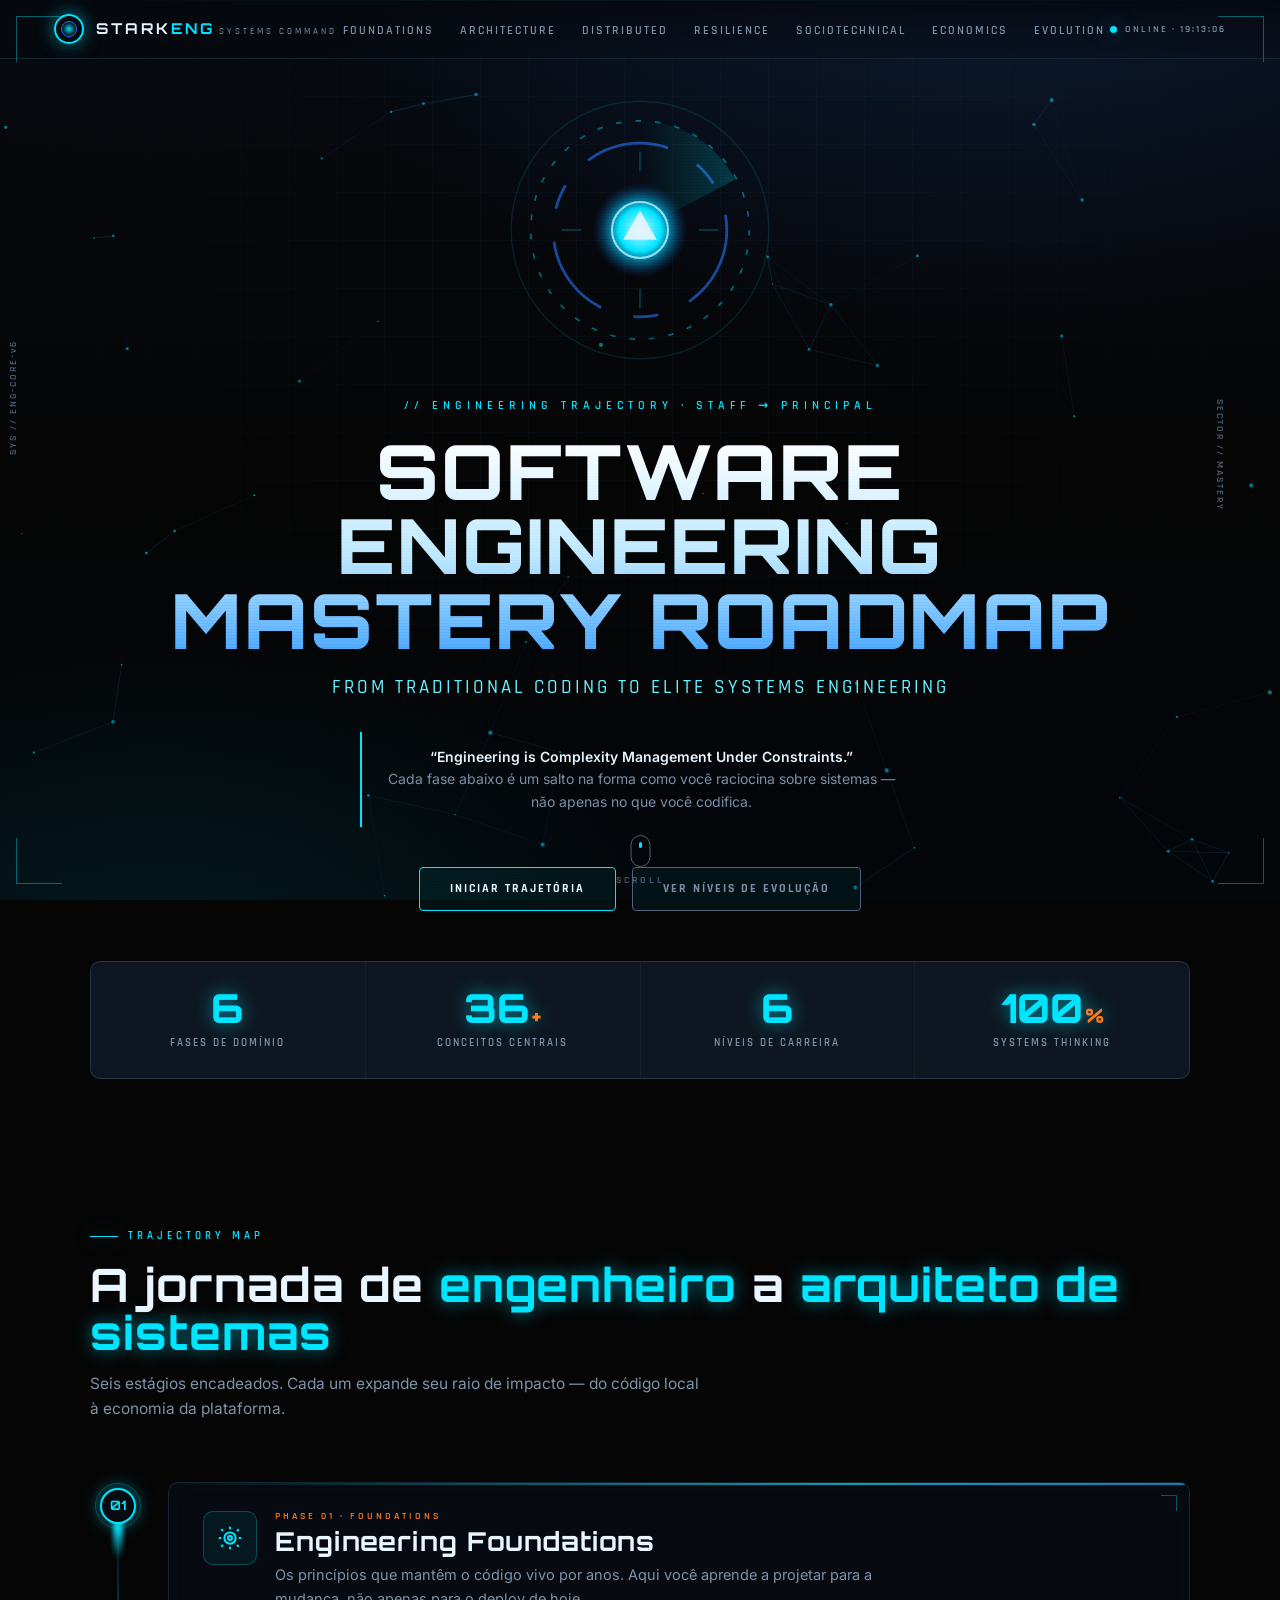
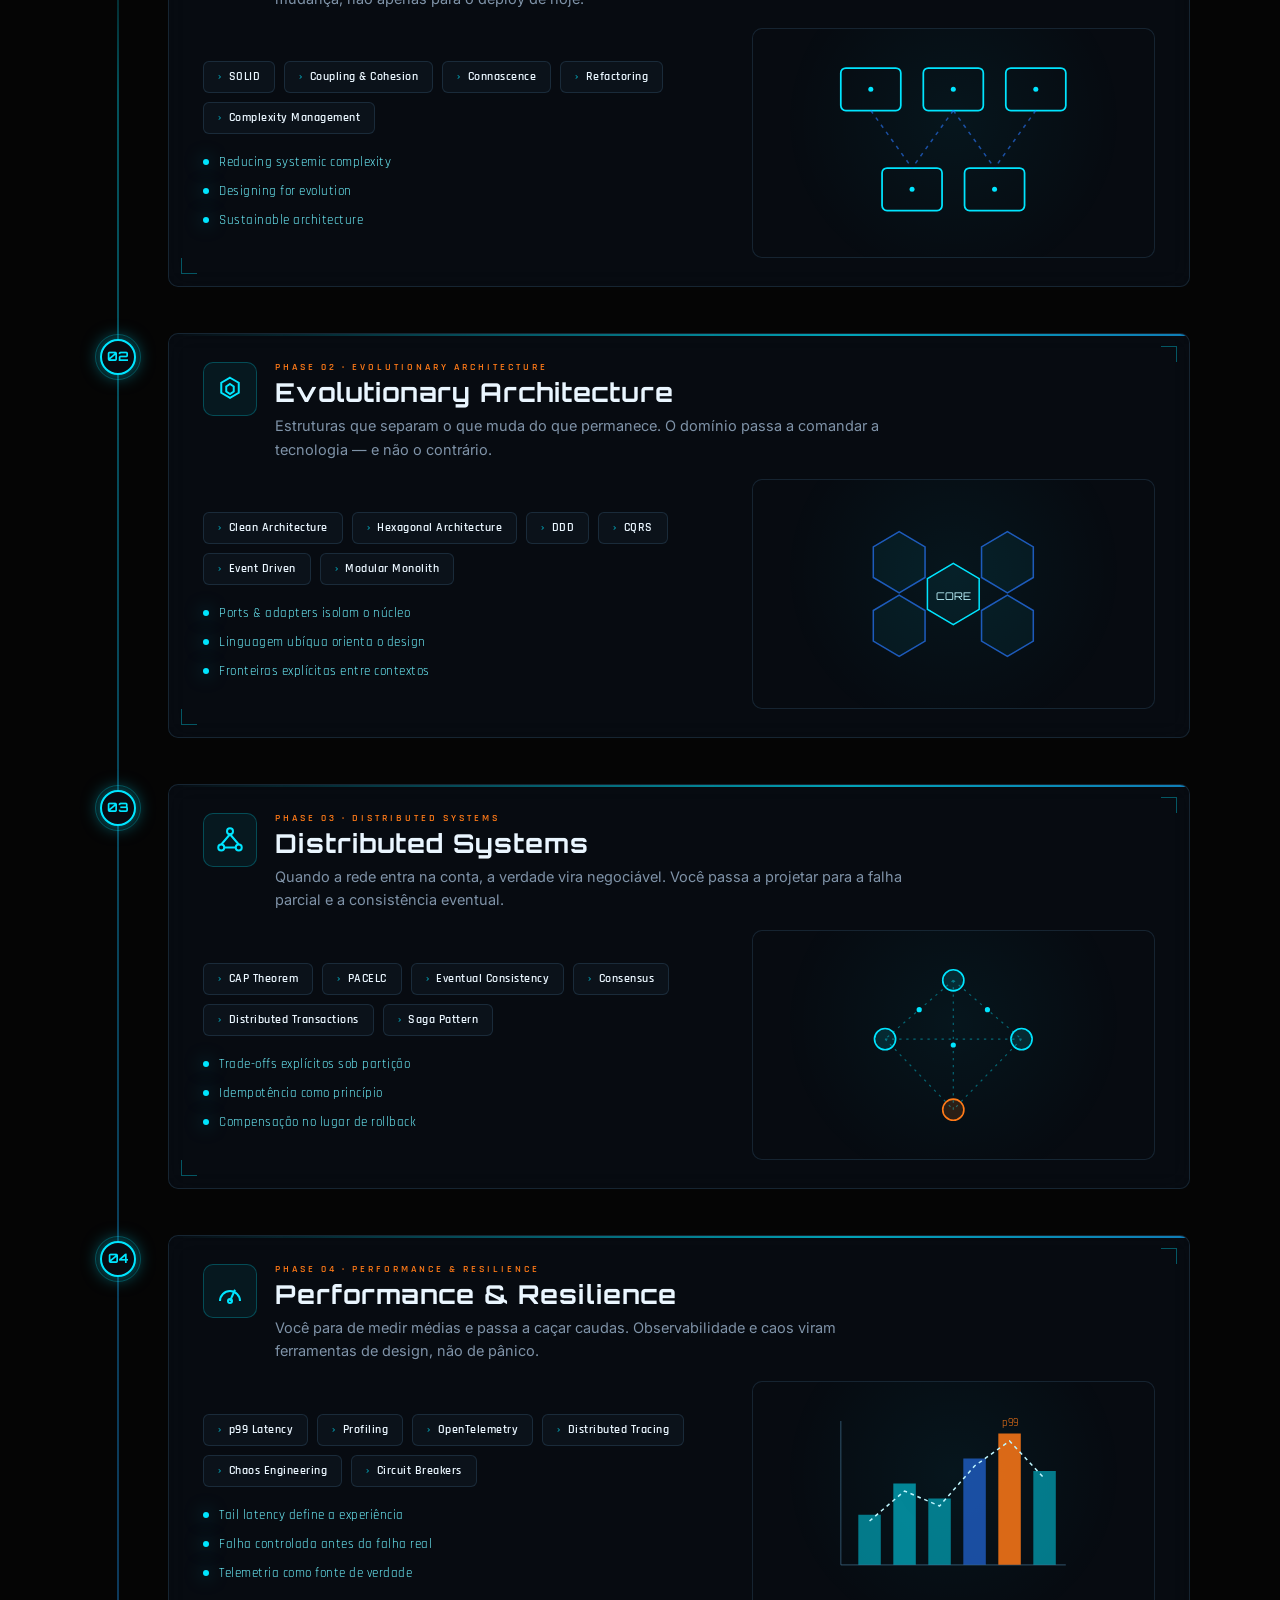
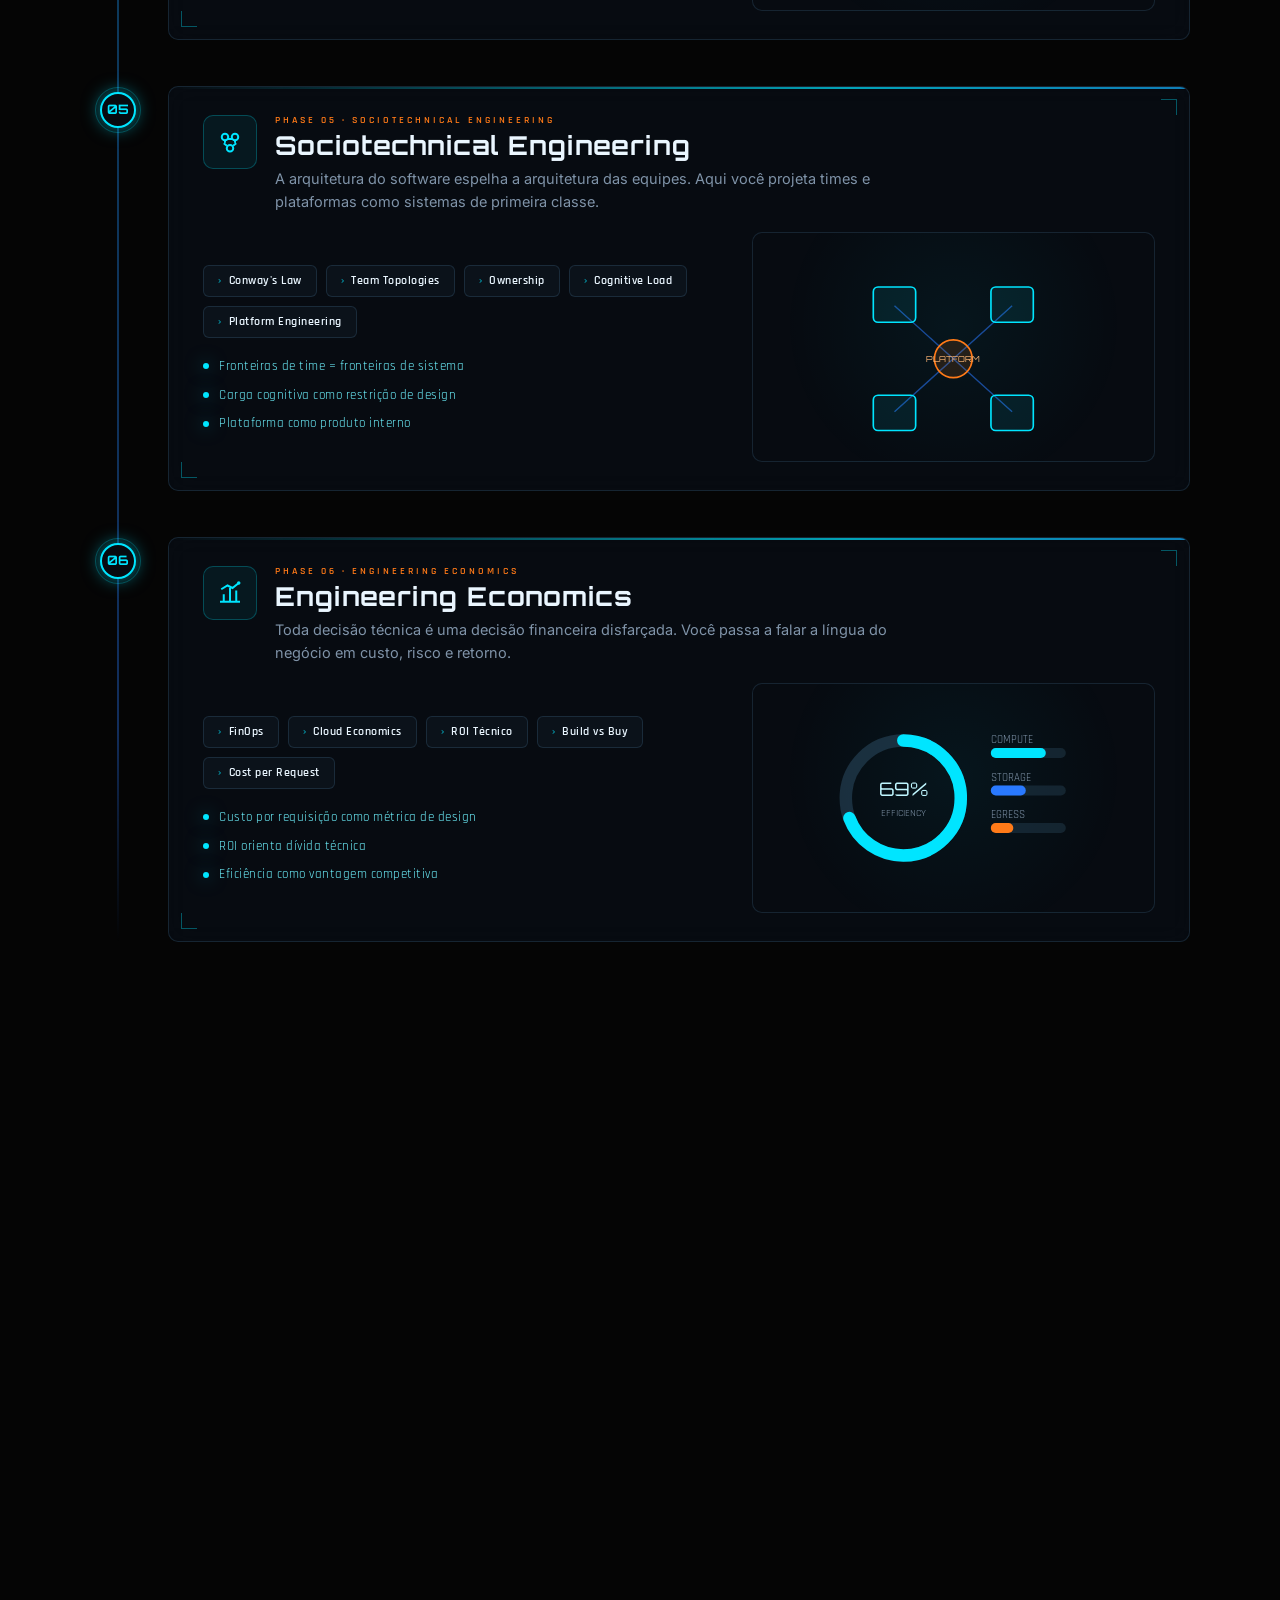
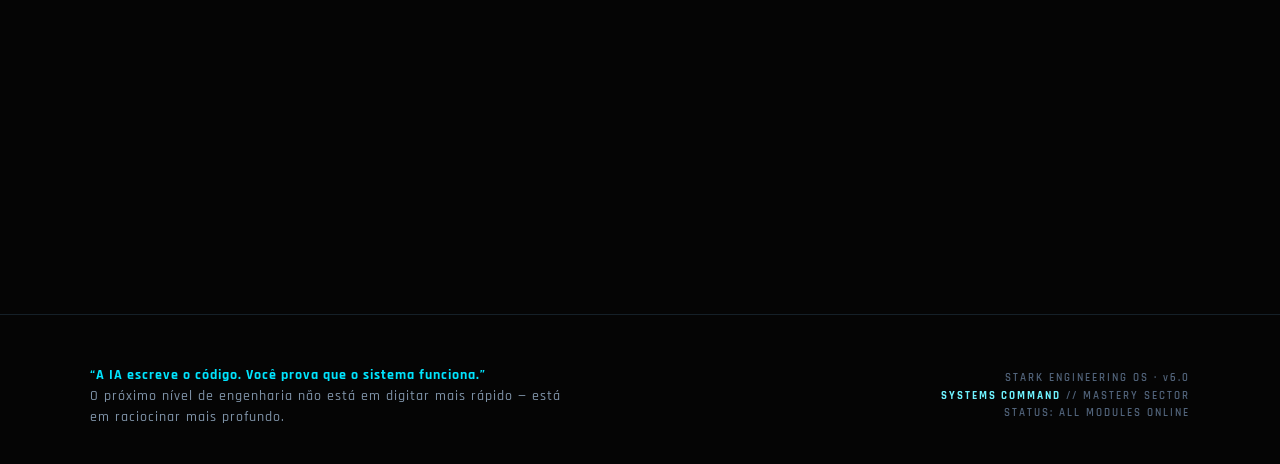
<file: index.html>
<!DOCTYPE html>
<html lang="pt-BR">
<head>
<meta charset="UTF-8" />
<meta name="viewport" content="width=device-width, initial-scale=1.0" />
<title>Software Engineering Mastery Roadmap — Stark Engineering HUD</title>
<meta name="description" content="Roadmap de evolução em Engenharia de Software, do código tradicional à engenharia de sistemas de elite." />
<link rel="preconnect" href="https://fonts.googleapis.com" />
<link rel="preconnect" href="https://fonts.gstatic.com" crossorigin />
<link href="https://fonts.googleapis.com/css2?family=Orbitron:wght@500;700;800&family=Rajdhani:wght@500;600;700&family=Inter:wght@400;500;600&display=swap" rel="stylesheet" />
<link rel="stylesheet" href="style.css" />
</head>
<body>

<!-- ================= BOOT SEQUENCE ================= -->
<div id="boot">
  <div class="boot-ring"></div>
  <div class="boot-title">STARK ENGINEERING OS</div>
  <div class="boot-log" id="boot-log"></div>
  <div class="boot-bar"><span id="boot-bar"></span></div>
</div>

<!-- ================= BACKGROUND LAYERS ================= -->
<div class="bg-layer bg-gradient"></div>
<div class="bg-layer bg-grid"></div>
<canvas id="particles"></canvas>
<div class="cursor-glow"></div>
<div class="scanlines"></div>

<!-- corner HUD frame -->
<div class="hud-frame">
  <span class="hud-corner tl"></span><span class="hud-corner tr"></span>
  <span class="hud-corner bl"></span><span class="hud-corner br"></span>
</div>
<div class="hud-tick left">SYS // ENG-CORE-v6</div>
<div class="hud-tick right">SECTOR // MASTERY</div>

<!-- ================= NAVBAR ================= -->
<nav class="nav">
  <a class="brand" href="#top">
    <span class="brand-mark"></span>
    <span>
      <span class="brand-name">STARK<b>ENG</b></span>
      <span class="brand-sub">SYSTEMS COMMAND</span>
    </span>
  </a>
  <ul class="nav-links">
    <li><a href="#foundations">Foundations</a></li>
    <li><a href="#architecture">Architecture</a></li>
    <li><a href="#distributed">Distributed</a></li>
    <li><a href="#performance">Resilience</a></li>
    <li><a href="#socio">Sociotechnical</a></li>
    <li><a href="#economics">Economics</a></li>
    <li><a href="#evolution">Evolution</a></li>
  </ul>
  <div class="nav-status">
    <span class="status-dot"></span>
    <span class="status-txt">ONLINE · <span id="sys-clock">00:00:00</span></span>
  </div>
  <button class="nav-toggle" aria-label="Menu"><span></span><span></span><span></span></button>
</nav>

<!-- ================= HERO ================= -->
<header class="hero" id="top">
  <div class="hero-holo-lines">
    <span class="holo-line" style="animation-delay:0s"></span>
    <span class="holo-line" style="animation-delay:-2.4s"></span>
    <span class="holo-line" style="animation-delay:-4.8s"></span>
  </div>

  <div class="hero-inner">
    <!-- SIGNATURE: arc-reactor / radar core -->
    <div class="hero-reactor" aria-hidden="true">
      <svg viewBox="0 0 200 200">
        <defs>
          <radialGradient id="coreGrad" cx="50%" cy="50%" r="50%">
            <stop offset="0%" stop-color="#bff6ff"/>
            <stop offset="45%" stop-color="#00e5ff"/>
            <stop offset="100%" stop-color="#0a3d8f" stop-opacity="0"/>
          </radialGradient>
          <linearGradient id="sweepGrad" x1="0" y1="0" x2="1" y2="0">
            <stop offset="0%" stop-color="#00e5ff" stop-opacity="0"/>
            <stop offset="100%" stop-color="#00e5ff" stop-opacity="0.85"/>
          </linearGradient>
        </defs>

        <circle cx="100" cy="100" r="92" fill="none" stroke="rgba(0,229,255,.12)" stroke-width="1"/>
        <g class="ring-rotate">
          <circle cx="100" cy="100" r="78" fill="none" stroke="rgba(0,229,255,.45)" stroke-width="1.2"
                  stroke-dasharray="4 10"/>
        </g>
        <g class="ring-rotate-r">
          <circle cx="100" cy="100" r="62" fill="none" stroke="rgba(41,121,255,.6)" stroke-width="2"
                  stroke-dasharray="60 24 18 24"/>
        </g>
        <!-- radar sweep -->
        <g class="ring-rotate" style="animation-duration:6s">
          <path d="M100 100 L100 22 A78 78 0 0 1 168 64 Z" fill="url(#sweepGrad)" opacity="0.25"/>
        </g>
        <!-- spokes -->
        <g stroke="rgba(0,229,255,.3)" stroke-width="1">
          <line x1="100" y1="44" x2="100" y2="58"/>
          <line x1="100" y1="142" x2="100" y2="156"/>
          <line x1="44" y1="100" x2="58" y2="100"/>
          <line x1="142" y1="100" x2="156" y2="100"/>
        </g>
        <circle class="reactor-core" cx="100" cy="100" r="34" fill="url(#coreGrad)"/>
        <circle cx="100" cy="100" r="20" fill="none" stroke="#bff6ff" stroke-width="1.5" opacity="0.8"/>
        <polygon points="100,86 112,107 88,107" fill="#eaf6ff" opacity="0.9"/>
      </svg>
    </div>

    <p class="hero-kicker">// Engineering Trajectory · Staff → Principal</p>
    <h1 class="hero-title">Software Engineering<br>Mastery Roadmap</h1>
    <p class="hero-sub">From Traditional Coding to Elite Systems Engineering</p>

    <blockquote class="hero-quote">
      <b>“Engineering is Complexity Management Under Constraints.”</b><br>
      Cada fase abaixo é um salto na forma como você raciocina sobre sistemas — não apenas no que você codifica.
    </blockquote>

    <div class="hero-cta">
      <a class="btn" href="#foundations">Iniciar trajetória</a>
      <a class="btn ghost" href="#evolution">Ver níveis de evolução</a>
    </div>
  </div>

  <a class="scroll-hint" href="#foundations" aria-label="Rolar">
    <span class="mouse"></span>
    SCROLL
  </a>
</header>

<!-- ================= INTRO STATS ================= -->
<section class="section" style="padding-top:0">
  <div class="wrap">
    <div class="stats reveal">
      <div class="stat"><div class="stat-num"><span data-count="6">0</span></div><div class="stat-label">Fases de Domínio</div></div>
      <div class="stat"><div class="stat-num"><span data-count="36">0</span><small>+</small></div><div class="stat-label">Conceitos Centrais</div></div>
      <div class="stat"><div class="stat-num"><span data-count="6">0</span></div><div class="stat-label">Níveis de Carreira</div></div>
      <div class="stat"><div class="stat-num"><span data-count="100">0</span><small>%</small></div><div class="stat-label">Systems Thinking</div></div>
    </div>
  </div>
</section>

<!-- ================= TIMELINE ================= -->
<section class="section" style="padding-top:0">
  <div class="wrap">
    <span class="section-eyebrow reveal">Trajectory Map</span>
    <h2 class="section-title reveal">A jornada de <em>engenheiro</em> a <em>arquiteto de sistemas</em></h2>
    <p class="section-lead reveal">Seis estágios encadeados. Cada um expande seu raio de impacto — do código local à economia da plataforma.</p>

    <div class="timeline">

      <!-- ===== PHASE 1 ===== -->
      <article class="phase reveal" id="foundations">
        <span class="phase-node"><b>01</b></span>
        <div class="card">
          <span class="bracket tr"></span><span class="bracket bl"></span>
          <div class="phase-head">
            <div class="phase-icon">
              <svg viewBox="0 0 24 24"><path d="M12 3v2M12 19v2M5 5l1.5 1.5M17.5 17.5L19 19M3 12h2M19 12h2M5 19l1.5-1.5M17.5 6.5L19 5"/><circle cx="12" cy="12" r="4.5"/><circle cx="12" cy="12" r="1.6"/></svg>
            </div>
            <div class="phase-meta">
              <div class="phase-tag">Phase 01 · Foundations</div>
              <h3 class="phase-name">Engineering Foundations</h3>
              <p class="phase-desc">Os princípios que mantêm o código vivo por anos. Aqui você aprende a projetar para a mudança, não apenas para o deploy de hoje.</p>
            </div>
          </div>
          <div class="phase-body">
            <div>
              <div class="topics">
                <span class="topic">SOLID</span>
                <span class="topic">Coupling &amp; Cohesion</span>
                <span class="topic">Connascence</span>
                <span class="topic">Refactoring</span>
                <span class="topic">Complexity Management</span>
              </div>
              <div class="phase-notes">
                <span class="note">Reducing systemic complexity</span>
                <span class="note">Designing for evolution</span>
                <span class="note">Sustainable architecture</span>
              </div>
            </div>
            <div class="phase-diagram" aria-hidden="true">
              <svg viewBox="0 0 220 160">
                <g fill="none" stroke="#00e5ff" stroke-width="1.4">
                  <rect x="20" y="20" width="48" height="34" rx="4"/>
                  <rect x="86" y="20" width="48" height="34" rx="4"/>
                  <rect x="152" y="20" width="48" height="34" rx="4"/>
                  <rect x="53" y="100" width="48" height="34" rx="4"/>
                  <rect x="119" y="100" width="48" height="34" rx="4"/>
                </g>
                <g stroke="rgba(41,121,255,.6)" stroke-width="1.2" stroke-dasharray="3 4">
                  <path d="M44 54 L77 100"/><path d="M110 54 L77 100"/>
                  <path d="M110 54 L143 100"/><path d="M176 54 L143 100"/>
                </g>
                <g fill="#00e5ff">
                  <circle cx="44" cy="37" r="2"/><circle cx="110" cy="37" r="2"/><circle cx="176" cy="37" r="2"/>
                  <circle cx="77" cy="117" r="2"/><circle cx="143" cy="117" r="2"/>
                </g>
              </svg>
            </div>
          </div>
        </div>
      </article>

      <!-- ===== PHASE 2 ===== -->
      <article class="phase reveal" id="architecture">
        <span class="phase-node"><b>02</b></span>
        <div class="card">
          <span class="bracket tr"></span><span class="bracket bl"></span>
          <div class="phase-head">
            <div class="phase-icon">
              <svg viewBox="0 0 24 24"><polygon points="12,3 19,7 19,15 12,19 5,15 5,7"/><polygon points="12,8 15,10 15,14 12,16 9,14 9,10"/></svg>
            </div>
            <div class="phase-meta">
              <div class="phase-tag">Phase 02 · Evolutionary Architecture</div>
              <h3 class="phase-name">Evolutionary Architecture</h3>
              <p class="phase-desc">Estruturas que separam o que muda do que permanece. O domínio passa a comandar a tecnologia — e não o contrário.</p>
            </div>
          </div>
          <div class="phase-body">
            <div>
              <div class="topics">
                <span class="topic">Clean Architecture</span>
                <span class="topic">Hexagonal Architecture</span>
                <span class="topic">DDD</span>
                <span class="topic">CQRS</span>
                <span class="topic">Event Driven</span>
                <span class="topic">Modular Monolith</span>
              </div>
              <div class="phase-notes">
                <span class="note">Ports &amp; adapters isolam o núcleo</span>
                <span class="note">Linguagem ubíqua orienta o design</span>
                <span class="note">Fronteiras explícitas entre contextos</span>
              </div>
            </div>
            <div class="phase-diagram" aria-hidden="true">
              <svg viewBox="0 0 220 170">
                <defs><polygon id="hex" points="0,-26 22,-13 22,13 0,26 -22,13 -22,-13"/></defs>
                <g fill="rgba(0,229,255,.05)" stroke="#00e5ff" stroke-width="1.3">
                  <use href="#hex" x="110" y="85"/>
                  <use href="#hex" x="64" y="58" stroke="rgba(41,121,255,.7)"/>
                  <use href="#hex" x="156" y="58" stroke="rgba(41,121,255,.7)"/>
                  <use href="#hex" x="64" y="112" stroke="rgba(41,121,255,.7)"/>
                  <use href="#hex" x="156" y="112" stroke="rgba(41,121,255,.7)"/>
                </g>
                <text x="110" y="90" text-anchor="middle" fill="#bff6ff" font-family="Orbitron" font-size="9">CORE</text>
              </svg>
            </div>
          </div>
        </div>
      </article>

      <!-- ===== PHASE 3 ===== -->
      <article class="phase reveal" id="distributed">
        <span class="phase-node"><b>03</b></span>
        <div class="card">
          <span class="bracket tr"></span><span class="bracket bl"></span>
          <div class="phase-head">
            <div class="phase-icon">
              <svg viewBox="0 0 24 24"><circle cx="12" cy="5" r="2.4"/><circle cx="5" cy="18" r="2.4"/><circle cx="19" cy="18" r="2.4"/><path d="M12 7.4L5 15.6M12 7.4l7 8.2M7.4 18h9.2"/></svg>
            </div>
            <div class="phase-meta">
              <div class="phase-tag">Phase 03 · Distributed Systems</div>
              <h3 class="phase-name">Distributed Systems</h3>
              <p class="phase-desc">Quando a rede entra na conta, a verdade vira negociável. Você passa a projetar para a falha parcial e a consistência eventual.</p>
            </div>
          </div>
          <div class="phase-body">
            <div>
              <div class="topics">
                <span class="topic">CAP Theorem</span>
                <span class="topic">PACELC</span>
                <span class="topic">Eventual Consistency</span>
                <span class="topic">Consensus</span>
                <span class="topic">Distributed Transactions</span>
                <span class="topic">Saga Pattern</span>
              </div>
              <div class="phase-notes">
                <span class="note">Trade-offs explícitos sob partição</span>
                <span class="note">Idempotência como princípio</span>
                <span class="note">Compensação no lugar de rollback</span>
              </div>
            </div>
            <div class="phase-diagram" aria-hidden="true">
              <svg viewBox="0 0 220 170">
                <g stroke="rgba(0,229,255,.4)" stroke-width="1" stroke-dasharray="2 4">
                  <path d="M110 30 L52 80 M110 30 L168 80 M52 80 L110 140 M168 80 L110 140 M52 80 L168 80 M110 30 L110 140"/>
                </g>
                <g>
                  <circle cx="110" cy="30" r="9" fill="rgba(0,229,255,.12)" stroke="#00e5ff" stroke-width="1.4"/>
                  <circle cx="52" cy="80" r="9" fill="rgba(0,229,255,.12)" stroke="#00e5ff" stroke-width="1.4"/>
                  <circle cx="168" cy="80" r="9" fill="rgba(0,229,255,.12)" stroke="#00e5ff" stroke-width="1.4"/>
                  <circle cx="110" cy="140" r="9" fill="rgba(255,122,24,.15)" stroke="#ff7a18" stroke-width="1.4"/>
                </g>
                <g fill="#00e5ff"><circle cx="81" cy="55" r="2.2"/><circle cx="139" cy="55" r="2.2"/><circle cx="110" cy="85" r="2.2"/></g>
              </svg>
            </div>
          </div>
        </div>
      </article>

      <!-- ===== PHASE 4 ===== -->
      <article class="phase reveal" id="performance">
        <span class="phase-node"><b>04</b></span>
        <div class="card">
          <span class="bracket tr"></span><span class="bracket bl"></span>
          <div class="phase-head">
            <div class="phase-icon">
              <svg viewBox="0 0 24 24"><path d="M4 20a8 8 0 1 1 16 0"/><line x1="12" y1="20" x2="16" y2="11"/><circle cx="12" cy="20" r="1.6"/></svg>
            </div>
            <div class="phase-meta">
              <div class="phase-tag">Phase 04 · Performance &amp; Resilience</div>
              <h3 class="phase-name">Performance &amp; Resilience</h3>
              <p class="phase-desc">Você para de medir médias e passa a caçar caudas. Observabilidade e caos viram ferramentas de design, não de pânico.</p>
            </div>
          </div>
          <div class="phase-body">
            <div>
              <div class="topics">
                <span class="topic">p99 Latency</span>
                <span class="topic">Profiling</span>
                <span class="topic">OpenTelemetry</span>
                <span class="topic">Distributed Tracing</span>
                <span class="topic">Chaos Engineering</span>
                <span class="topic">Circuit Breakers</span>
              </div>
              <div class="phase-notes">
                <span class="note">Tail latency define a experiência</span>
                <span class="note">Falha controlada antes da falha real</span>
                <span class="note">Telemetria como fonte de verdade</span>
              </div>
            </div>
            <div class="phase-diagram" aria-hidden="true">
              <svg viewBox="0 0 220 160">
                <line x1="20" y1="135" x2="200" y2="135" stroke="rgba(120,200,255,.3)" stroke-width="1"/>
                <line x1="20" y1="20" x2="20" y2="135" stroke="rgba(120,200,255,.3)" stroke-width="1"/>
                <g>
                  <rect x="34"  y="95" width="18" height="40" fill="rgba(0,229,255,.5)"/>
                  <rect x="62"  y="70" width="18" height="65" fill="rgba(0,229,255,.55)"/>
                  <rect x="90"  y="82" width="18" height="53" fill="rgba(0,229,255,.5)"/>
                  <rect x="118" y="50" width="18" height="85" fill="rgba(41,121,255,.6)"/>
                  <rect x="146" y="30" width="18" height="105" fill="#ff7a18" opacity="0.85"/>
                  <rect x="174" y="60" width="18" height="75" fill="rgba(0,229,255,.5)"/>
                </g>
                <text x="155" y="24" fill="#ff7a18" font-family="Rajdhani" font-size="9" text-anchor="middle">p99</text>
                <polyline points="43,100 71,76 99,88 127,56 155,36 183,66" fill="none" stroke="#bff6ff" stroke-width="1.2" stroke-dasharray="3 3"/>
              </svg>
            </div>
          </div>
        </div>
      </article>

      <!-- ===== PHASE 5 ===== -->
      <article class="phase reveal" id="socio">
        <span class="phase-node"><b>05</b></span>
        <div class="card">
          <span class="bracket tr"></span><span class="bracket bl"></span>
          <div class="phase-head">
            <div class="phase-icon">
              <svg viewBox="0 0 24 24"><circle cx="8" cy="8" r="2.6"/><circle cx="16" cy="8" r="2.6"/><circle cx="12" cy="17" r="2.6"/><path d="M8 10.6v2M16 10.6v2M9.6 9.5 14.4 9.5M9.5 15 7 13M14.5 15 17 13"/></svg>
            </div>
            <div class="phase-meta">
              <div class="phase-tag">Phase 05 · Sociotechnical Engineering</div>
              <h3 class="phase-name">Sociotechnical Engineering</h3>
              <p class="phase-desc">A arquitetura do software espelha a arquitetura das equipes. Aqui você projeta times e plataformas como sistemas de primeira classe.</p>
            </div>
          </div>
          <div class="phase-body">
            <div>
              <div class="topics">
                <span class="topic">Conway's Law</span>
                <span class="topic">Team Topologies</span>
                <span class="topic">Ownership</span>
                <span class="topic">Cognitive Load</span>
                <span class="topic">Platform Engineering</span>
              </div>
              <div class="phase-notes">
                <span class="note">Fronteiras de time = fronteiras de sistema</span>
                <span class="note">Carga cognitiva como restrição de design</span>
                <span class="note">Plataforma como produto interno</span>
              </div>
            </div>
            <div class="phase-diagram" aria-hidden="true">
              <svg viewBox="0 0 220 170">
                <g stroke="rgba(41,121,255,.55)" stroke-width="1.2">
                  <path d="M60 50 L110 95 M160 50 L110 95 M110 95 L60 140 M110 95 L160 140"/>
                </g>
                <g fill="rgba(0,229,255,.08)" stroke="#00e5ff" stroke-width="1.4">
                  <rect x="42" y="34" width="36" height="30" rx="4"/>
                  <rect x="142" y="34" width="36" height="30" rx="4"/>
                  <rect x="42" y="126" width="36" height="30" rx="4"/>
                  <rect x="142" y="126" width="36" height="30" rx="4"/>
                </g>
                <circle cx="110" cy="95" r="16" fill="rgba(255,122,24,.12)" stroke="#ff7a18" stroke-width="1.4"/>
                <text x="110" y="98" text-anchor="middle" fill="#ffb877" font-family="Orbitron" font-size="7">PLATFORM</text>
              </svg>
            </div>
          </div>
        </div>
      </article>

      <!-- ===== PHASE 6 ===== -->
      <article class="phase reveal" id="economics">
        <span class="phase-node"><b>06</b></span>
        <div class="card">
          <span class="bracket tr"></span><span class="bracket bl"></span>
          <div class="phase-head">
            <div class="phase-icon">
              <svg viewBox="0 0 24 24"><path d="M4 19h16M7 19v-6M12 19V8M17 19v-9"/><path d="M5 9l5-3 4 2 5-4"/><circle cx="19" cy="4" r="1.4" fill="#00e5ff" stroke="none"/></svg>
            </div>
            <div class="phase-meta">
              <div class="phase-tag">Phase 06 · Engineering Economics</div>
              <h3 class="phase-name">Engineering Economics</h3>
              <p class="phase-desc">Toda decisão técnica é uma decisão financeira disfarçada. Você passa a falar a língua do negócio em custo, risco e retorno.</p>
            </div>
          </div>
          <div class="phase-body">
            <div>
              <div class="topics">
                <span class="topic">FinOps</span>
                <span class="topic">Cloud Economics</span>
                <span class="topic">ROI Técnico</span>
                <span class="topic">Build vs Buy</span>
                <span class="topic">Cost per Request</span>
              </div>
              <div class="phase-notes">
                <span class="note">Custo por requisição como métrica de design</span>
                <span class="note">ROI orienta dívida técnica</span>
                <span class="note">Eficiência como vantagem competitiva</span>
              </div>
            </div>
            <div class="phase-diagram" aria-hidden="true">
              <svg viewBox="0 0 220 160">
                <circle cx="70" cy="80" r="46" fill="none" stroke="rgba(120,200,255,.18)" stroke-width="10"/>
                <circle cx="70" cy="80" r="46" fill="none" stroke="#00e5ff" stroke-width="10"
                        stroke-dasharray="200 289" stroke-linecap="round" transform="rotate(-90 70 80)"/>
                <text x="70" y="78" text-anchor="middle" fill="#bff6ff" font-family="Orbitron" font-size="15">69%</text>
                <text x="70" y="94" text-anchor="middle" fill="#7f93a8" font-family="Rajdhani" font-size="8">EFFICIENCY</text>
                <g font-family="Rajdhani" font-size="9" fill="#7f93a8">
                  <rect x="140" y="40" width="60" height="8" rx="4" fill="rgba(120,200,255,.12)"/>
                  <rect x="140" y="40" width="44" height="8" rx="4" fill="#00e5ff"/>
                  <text x="140" y="36">COMPUTE</text>
                  <rect x="140" y="70" width="60" height="8" rx="4" fill="rgba(120,200,255,.12)"/>
                  <rect x="140" y="70" width="28" height="8" rx="4" fill="#2979ff"/>
                  <text x="140" y="66">STORAGE</text>
                  <rect x="140" y="100" width="60" height="8" rx="4" fill="rgba(120,200,255,.12)"/>
                  <rect x="140" y="100" width="18" height="8" rx="4" fill="#ff7a18"/>
                  <text x="140" y="96">EGRESS</text>
                </g>
              </svg>
            </div>
          </div>
        </div>
      </article>

    </div><!-- /timeline -->
  </div>
</section>

<!-- ================= EVOLUTION TIMELINE ================= -->
<section class="section evolution" id="evolution">
  <div class="wrap">
    <span class="section-eyebrow reveal">Career Trajectory</span>
    <h2 class="section-title reveal">A evolução do <em>operador</em> ao <em>systems thinker</em></h2>
    <p class="section-lead reveal">Cada nível aumenta o raio de impacto — e o brilho do núcleo. O domínio não é escrever mais código; é precisar de menos para resolver mais.</p>

    <div class="evo-track">
      <div class="evo-stage reveal" style="--orb-fill:.04;--orb-glow:4px;--orb-glow-a:.12">
        <div class="evo-orb"><b>I</b></div>
        <div class="evo-level">LV · 01</div>
        <div class="evo-name">Coder</div>
        <div class="evo-tag">Resolve a tarefa</div>
      </div>
      <div class="evo-stage reveal d1" style="--orb-fill:.06;--orb-glow:8px;--orb-glow-a:.2">
        <div class="evo-orb"><b>II</b></div>
        <div class="evo-level">LV · 02</div>
        <div class="evo-name">Software Engineer</div>
        <div class="evo-tag">Projeta a solução</div>
      </div>
      <div class="evo-stage reveal d2" style="--orb-fill:.09;--orb-glow:14px;--orb-glow-a:.28">
        <div class="evo-orb"><b>III</b></div>
        <div class="evo-level">LV · 03</div>
        <div class="evo-name">Senior Engineer</div>
        <div class="evo-tag">Domina o sistema</div>
      </div>
      <div class="evo-stage reveal d3" style="--orb-fill:.13;--orb-glow:22px;--orb-glow-a:.38">
        <div class="evo-orb"><b>IV</b></div>
        <div class="evo-level">LV · 04</div>
        <div class="evo-name">Staff Engineer</div>
        <div class="evo-tag">Alinha sistemas</div>
      </div>
      <div class="evo-stage reveal d3" style="--orb-fill:.18;--orb-glow:30px;--orb-glow-a:.5">
        <div class="evo-orb"><b>V</b></div>
        <div class="evo-level">LV · 05</div>
        <div class="evo-name">Principal Engineer</div>
        <div class="evo-tag">Define a estratégia técnica</div>
      </div>
      <div class="evo-stage reveal d3" style="--orb-fill:.26;--orb-glow:42px;--orb-glow-a:.65">
        <div class="evo-orb"><b>VI</b></div>
        <div class="evo-level">LV · ∞</div>
        <div class="evo-name">Systems Thinker</div>
        <div class="evo-tag">Enxerga o todo</div>
      </div>
    </div>
  </div>
</section>

<!-- ================= FOOTER ================= -->
<footer class="footer">
  <div class="wrap footer-grid">
    <p class="footer-quote">
      <b>“A IA escreve o código. Você prova que o sistema funciona.”</b><br>
      O próximo nível de engenharia não está em digitar mais rápido — está em raciocinar mais profundo.
    </p>
    <div class="footer-sig">
      STARK ENGINEERING OS · v6.0<br>
      <b>SYSTEMS COMMAND</b> // MASTERY SECTOR<br>
      STATUS: ALL MODULES ONLINE
    </div>
  </div>
</footer>

<!-- ================= STUDY MODAL ================= -->
<div class="study-overlay" id="study-overlay" role="dialog" aria-modal="true" aria-hidden="true">
  <div class="study-panel">
    <span class="bracket tr"></span>
    <span class="bracket bl"></span>
    <div class="study-header">
      <div class="study-header-info">
        <div class="study-phase-tag" id="study-phase-tag"></div>
        <h2 class="study-topic-title" id="study-topic-title"></h2>
        <p class="study-topic-desc" id="study-topic-desc"></p>
        <div class="study-focus-tags" id="study-focus-tags"></div>
      </div>
      <button class="study-close" id="study-close" aria-label="Fechar">✕</button>
    </div>
    <div class="study-tabs" role="tablist" aria-label="Categorias de estudo">
      <button class="study-tab active" data-tab="links" role="tab">🌐 Links</button>
      <button class="study-tab" data-tab="videos" role="tab">▶ Vídeos</button>
      <button class="study-tab" data-tab="books" role="tab">📖 Livros</button>
      <button class="study-tab" data-tab="blogs" role="tab">✍ Blogs</button>
    </div>
    <div class="study-content" id="study-content"></div>
  </div>
</div>

<script src="study-data.js"></script>
<script src="script.js"></script>
</body>
</html>
</file>
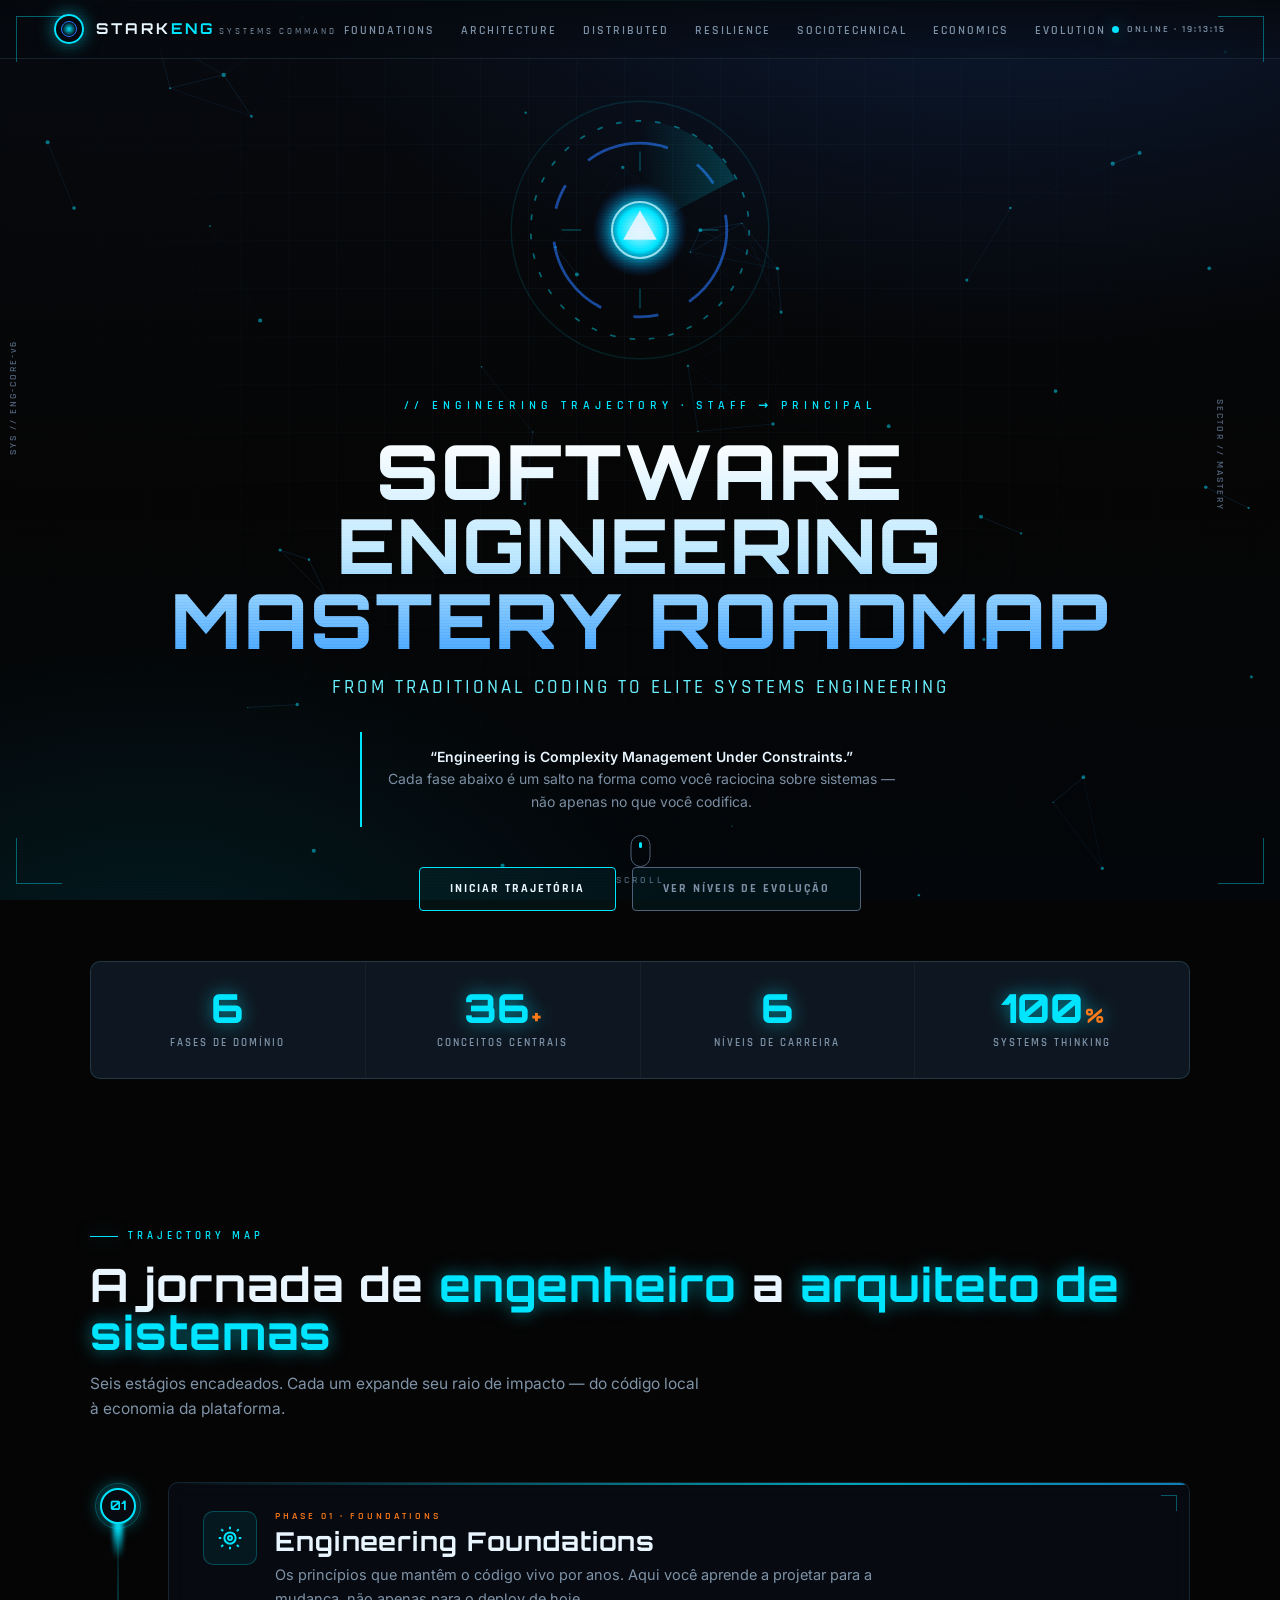
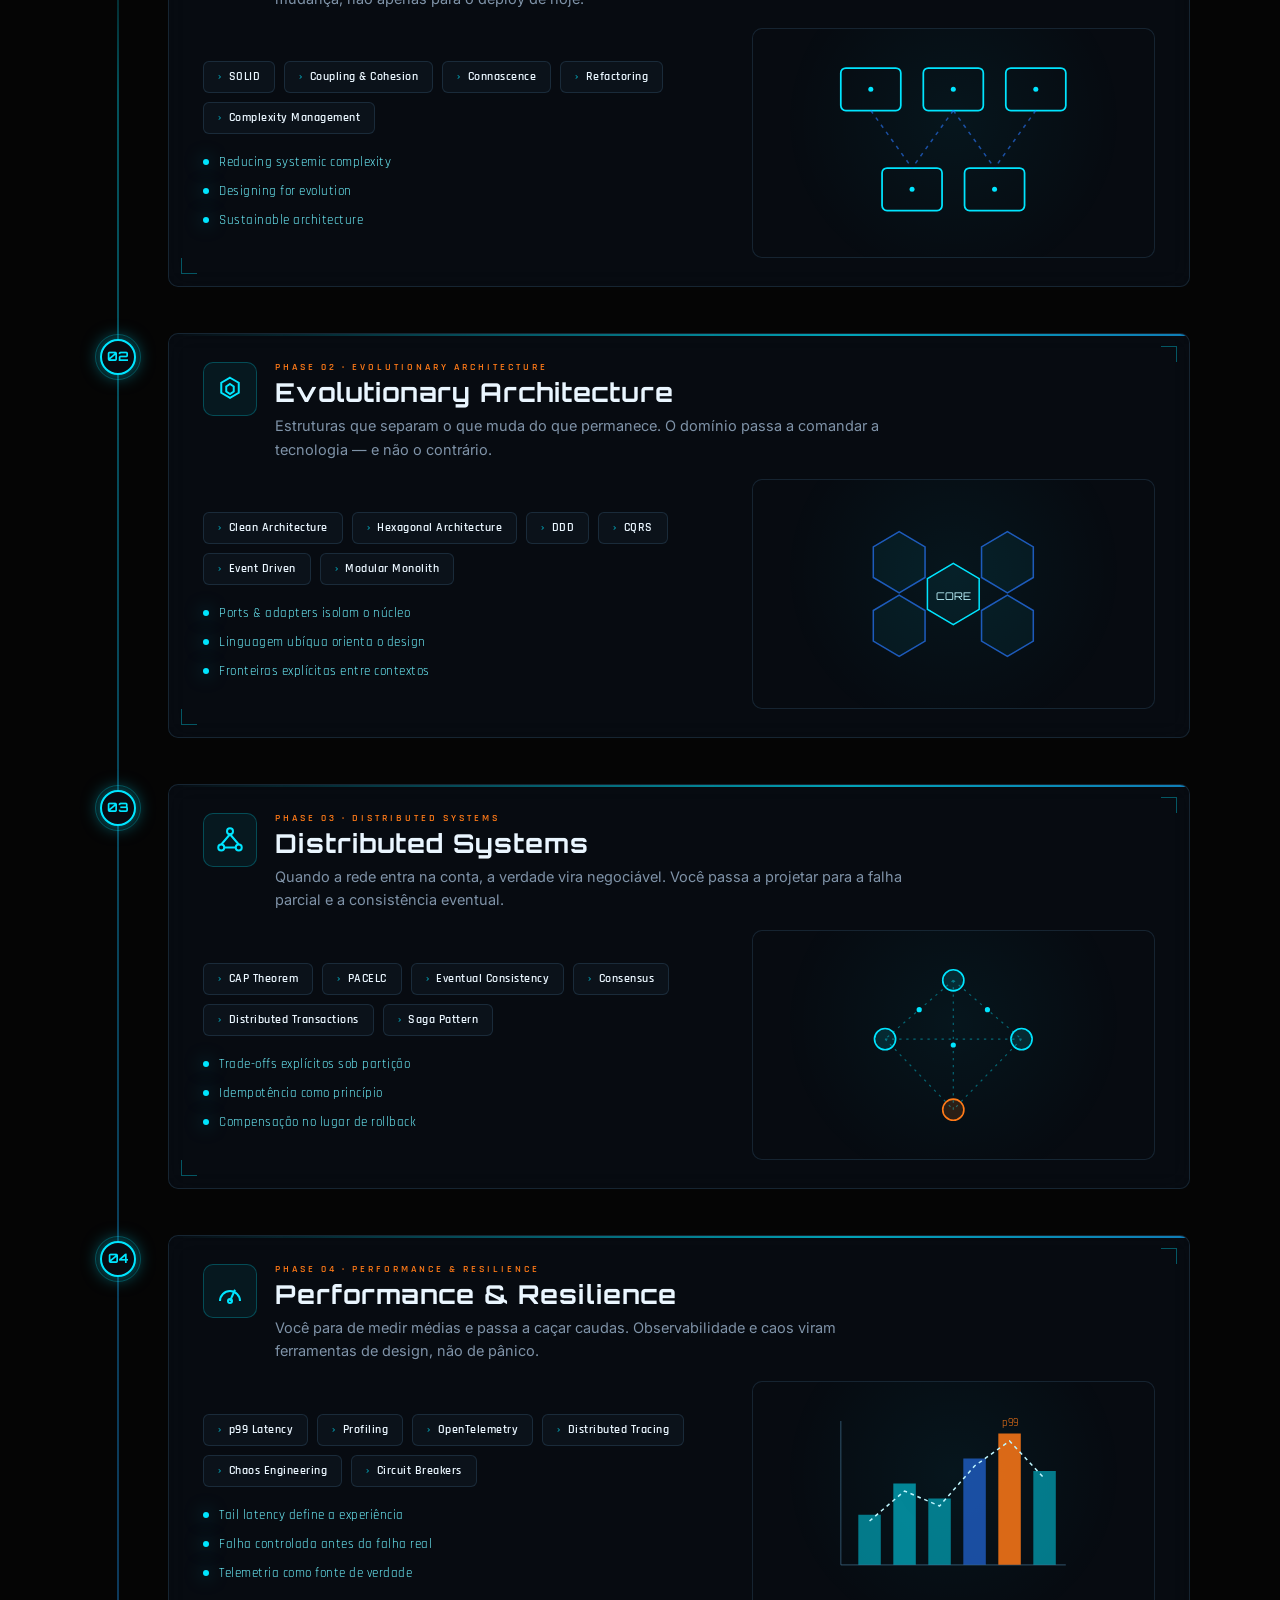
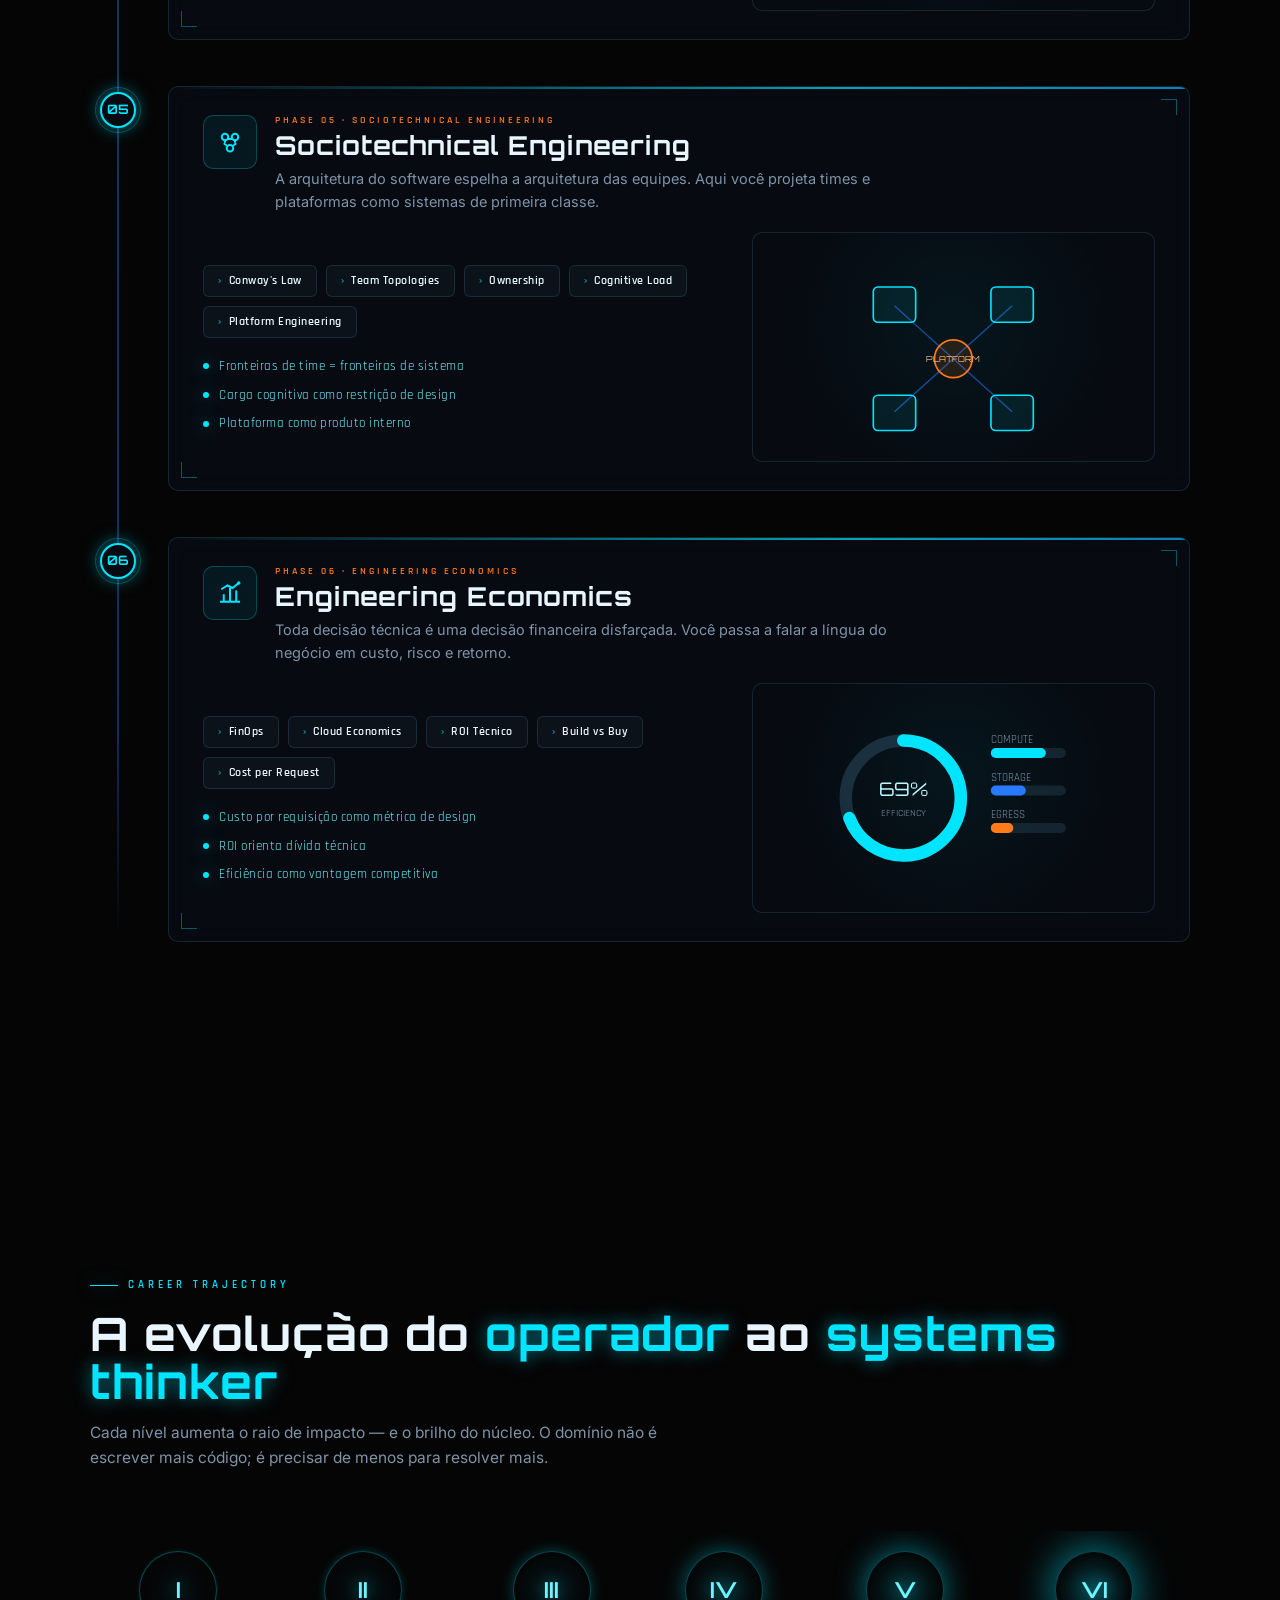
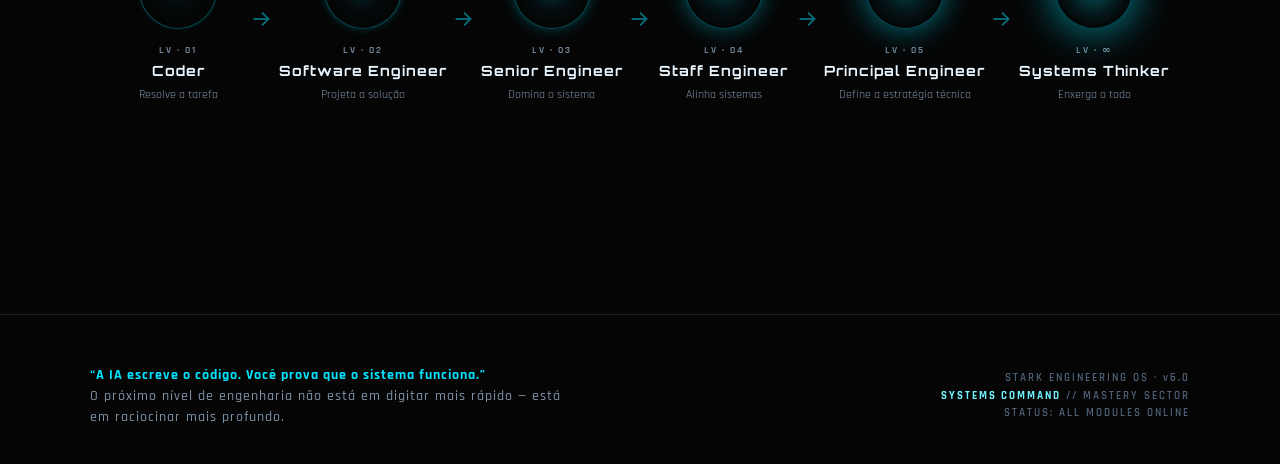
<file: roadmap-standalone.html>
<!DOCTYPE html>
<html lang="pt-BR">
<head>
<meta charset="UTF-8" />
<meta name="viewport" content="width=device-width, initial-scale=1.0" />
<title>Software Engineering Mastery Roadmap — Stark Engineering HUD</title>
<meta name="description" content="Roadmap de evolução em Engenharia de Software, do código tradicional à engenharia de sistemas de elite." />
<link rel="preconnect" href="https://fonts.googleapis.com" />
<link rel="preconnect" href="https://fonts.gstatic.com" crossorigin />
<link href="https://fonts.googleapis.com/css2?family=Orbitron:wght@500;700;800&family=Rajdhani:wght@500;600;700&family=Inter:wght@400;500;600&display=swap" rel="stylesheet" />
<style>
/* =====================================================================
   STARK ENGINEERING HUD — style.css
   Software Engineering Mastery Roadmap
   HTML5 / CSS3 / Vanilla JS  ·  no frameworks
   ===================================================================== */

/* ---------------------------------------------------------------------
   1. DESIGN TOKENS
   --------------------------------------------------------------------- */
:root {
  /* base */
  --void:        #050505;
  --void-2:      #070a10;
  --panel:       rgba(10, 18, 28, 0.55);
  --panel-solid: #0a121c;
  --hairline:    rgba(120, 200, 255, 0.14);

  /* neons */
  --cyan:        #00e5ff;
  --cyan-soft:   #6ff3ff;
  --blue:        #2979ff;
  --blue-deep:   #0a3d8f;
  --energy:      #ff7a18;   /* orange accent — used sparingly */
  --energy-soft: #ffb877;
  --white-tech:  #eaf6ff;
  --muted:       #7f93a8;
  --muted-2:     #51637a;

  /* glows */
  --glow-cyan:   0 0 18px rgba(0, 229, 255, 0.55);
  --glow-blue:   0 0 22px rgba(41, 121, 255, 0.45);
  --glow-energy: 0 0 18px rgba(255, 122, 24, 0.5);

  /* type */
  --f-display: "Orbitron", "Rajdhani", system-ui, sans-serif;
  --f-head:    "Rajdhani", "Orbitron", system-ui, sans-serif;
  --f-body:    "Inter", system-ui, -apple-system, sans-serif;

  /* metrics */
  --maxw: 1180px;
  --radius: 4px;
  --ease: cubic-bezier(0.22, 1, 0.36, 1);
}

/* ---------------------------------------------------------------------
   2. RESET
   --------------------------------------------------------------------- */
*, *::before, *::after { box-sizing: border-box; margin: 0; padding: 0; }

html { scroll-behavior: smooth; }

body {
  font-family: var(--f-body);
  background: var(--void);
  color: var(--white-tech);
  line-height: 1.6;
  overflow-x: hidden;
  -webkit-font-smoothing: antialiased;
  position: relative;
  min-height: 100vh;
}

a { color: inherit; text-decoration: none; }
ul { list-style: none; }
img, svg { display: block; max-width: 100%; }
::selection { background: rgba(0, 229, 255, 0.25); color: #fff; }

/* ---------------------------------------------------------------------
   3. BACKGROUND LAYERS  (fixed, behind everything)
   --------------------------------------------------------------------- */
.bg-layer { position: fixed; inset: 0; z-index: -3; pointer-events: none; }

/* deep gradient + vignette */
.bg-gradient {
  background:
    radial-gradient(1200px 700px at 78% -8%, rgba(41, 121, 255, 0.16), transparent 60%),
    radial-gradient(900px 600px at 12% 110%, rgba(0, 229, 255, 0.10), transparent 60%),
    linear-gradient(180deg, var(--void-2), var(--void) 55%, #03060a);
}

/* technical grid */
.bg-grid {
  z-index: -2;
  background-image:
    linear-gradient(rgba(80, 170, 230, 0.05) 1px, transparent 1px),
    linear-gradient(90deg, rgba(80, 170, 230, 0.05) 1px, transparent 1px);
  background-size: 48px 48px;
  mask-image: radial-gradient(circle at 50% 30%, #000 0%, transparent 78%);
  -webkit-mask-image: radial-gradient(circle at 50% 30%, #000 0%, transparent 78%);
  animation: gridDrift 40s linear infinite;
}
@keyframes gridDrift { to { background-position: 48px 48px, 48px 48px; } }

/* particle canvas */
#particles { position: fixed; inset: 0; z-index: -1; pointer-events: none; opacity: 0.9; }

/* mouse-tracking glow */
.cursor-glow {
  position: fixed; z-index: -1; top: 0; left: 0;
  width: 460px; height: 460px; border-radius: 50%;
  transform: translate(-50%, -50%);
  background: radial-gradient(circle, rgba(0, 229, 255, 0.10), transparent 65%);
  pointer-events: none; transition: opacity 0.4s; opacity: 0;
}

/* scanlines overlay */
.scanlines {
  position: fixed; inset: 0; z-index: 9990; pointer-events: none;
  background: repeating-linear-gradient(
    180deg, transparent 0 2px, rgba(0, 0, 0, 0.18) 2px 3px);
  mix-blend-mode: overlay; opacity: 0.5;
}

/* corner HUD frame */
.hud-frame { position: fixed; inset: 0; z-index: 9985; pointer-events: none; }
.hud-corner {
  position: absolute; width: 46px; height: 46px;
  border: 1px solid rgba(0, 229, 255, 0.4);
}
.hud-corner.tl { top: 16px; left: 16px; border-right: none; border-bottom: none; }
.hud-corner.tr { top: 16px; right: 16px; border-left: none; border-bottom: none; }
.hud-corner.bl { bottom: 16px; left: 16px; border-right: none; border-top: none; }
.hud-corner.br { bottom: 16px; right: 16px; border-left: none; border-top: none; }
.hud-tick {
  position: fixed; z-index: 9985; pointer-events: none;
  font: 600 10px/1 var(--f-head); letter-spacing: 2px; color: var(--muted-2);
}
.hud-tick.left  { left: 18px; top: 50%; transform: rotate(-90deg) translateY(-50%); transform-origin: left; }
.hud-tick.right { right: 4px; top: 50%; transform: rotate(90deg); color: var(--muted-2); }

/* ---------------------------------------------------------------------
   4. BOOT / LOADING SEQUENCE
   --------------------------------------------------------------------- */
#boot {
  position: fixed; inset: 0; z-index: 10000;
  background: var(--void);
  display: flex; flex-direction: column; align-items: center; justify-content: center;
  gap: 22px; transition: opacity 0.7s var(--ease), visibility 0.7s;
}
#boot.done { opacity: 0; visibility: hidden; }
.boot-ring {
  width: 92px; height: 92px; border-radius: 50%;
  border: 2px solid rgba(0, 229, 255, 0.15);
  border-top-color: var(--cyan); border-right-color: var(--blue);
  animation: spin 1s linear infinite; box-shadow: var(--glow-cyan);
}
@keyframes spin { to { transform: rotate(360deg); } }
.boot-title {
  font: 700 14px/1 var(--f-display); letter-spacing: 5px; color: var(--cyan-soft);
  text-shadow: var(--glow-cyan);
}
.boot-log {
  width: min(420px, 80vw); font: 500 11px/1.9 var(--f-head);
  letter-spacing: 1px; color: var(--muted); min-height: 96px;
}
.boot-log b { color: var(--cyan); }
.boot-bar {
  width: min(420px, 80vw); height: 3px; background: rgba(120, 200, 255, 0.12);
  border-radius: 2px; overflow: hidden;
}
.boot-bar span {
  display: block; height: 100%; width: 0;
  background: linear-gradient(90deg, var(--blue), var(--cyan));
  box-shadow: var(--glow-cyan);
}

/* ---------------------------------------------------------------------
   5. NAVBAR
   --------------------------------------------------------------------- */
.nav {
  position: fixed; top: 0; left: 0; right: 0; z-index: 9000;
  display: flex; align-items: center; justify-content: space-between;
  padding: 14px clamp(20px, 5vw, 54px);
  backdrop-filter: blur(14px); -webkit-backdrop-filter: blur(14px);
  background: linear-gradient(180deg, rgba(5, 8, 13, 0.85), rgba(5, 8, 13, 0.2));
  border-bottom: 1px solid var(--hairline);
  transition: padding 0.4s var(--ease);
}
.nav.shrink { padding-top: 9px; padding-bottom: 9px; }
.brand { display: flex; align-items: center; gap: 12px; }
.brand-mark {
  width: 30px; height: 30px; position: relative; flex: 0 0 auto;
}
.brand-mark::before, .brand-mark::after {
  content: ""; position: absolute; inset: 0; border-radius: 50%;
}
.brand-mark::before { border: 2px solid var(--cyan); box-shadow: var(--glow-cyan); }
.brand-mark::after {
  inset: 7px; border: 1px solid var(--blue);
  background: radial-gradient(circle, var(--cyan), transparent 70%);
  animation: pulseCore 2.4s var(--ease) infinite;
}
@keyframes pulseCore { 0%,100% { opacity: 0.5; } 50% { opacity: 1; } }
.brand-name { font: 700 15px/1 var(--f-display); letter-spacing: 3px; }
.brand-name b { color: var(--cyan); }
.brand-sub { font: 500 9px/1 var(--f-head); letter-spacing: 3px; color: var(--muted); margin-top: 4px; }

.nav-links { display: flex; gap: 26px; align-items: center; }
.nav-links a {
  font: 600 12px/1 var(--f-head); letter-spacing: 2px; color: var(--muted);
  text-transform: uppercase; position: relative; padding: 6px 0;
  transition: color 0.3s;
}
.nav-links a::after {
  content: ""; position: absolute; left: 0; bottom: 0; height: 1px; width: 0;
  background: var(--cyan); box-shadow: var(--glow-cyan); transition: width 0.3s var(--ease);
}
.nav-links a:hover { color: var(--cyan-soft); }
.nav-links a:hover::after { width: 100%; }

.nav-status { display: flex; align-items: center; gap: 8px; }
.status-dot {
  width: 7px; height: 7px; border-radius: 50%; background: var(--cyan);
  box-shadow: var(--glow-cyan); animation: pulseCore 1.6s infinite;
}
.status-txt { font: 600 10px/1 var(--f-head); letter-spacing: 2px; color: var(--muted); }

.nav-toggle { display: none; background: none; border: none; cursor: pointer; padding: 6px; }
.nav-toggle span { display: block; width: 22px; height: 2px; background: var(--cyan); margin: 4px 0; box-shadow: var(--glow-cyan); transition: 0.3s; }

/* ---------------------------------------------------------------------
   6. LAYOUT HELPERS
   --------------------------------------------------------------------- */
.wrap { width: 100%; max-width: var(--maxw); margin: 0 auto; padding: 0 clamp(20px, 5vw, 40px); }
.section { position: relative; padding: clamp(70px, 11vw, 140px) 0; }

.section-eyebrow {
  display: inline-flex; align-items: center; gap: 10px;
  font: 600 11px/1 var(--f-head); letter-spacing: 4px; color: var(--cyan);
  text-transform: uppercase; margin-bottom: 18px;
}
.section-eyebrow::before {
  content: ""; width: 28px; height: 1px; background: var(--cyan); box-shadow: var(--glow-cyan);
}
.section-title {
  font: 700 clamp(26px, 4.4vw, 46px)/1.05 var(--f-display);
  letter-spacing: 1px; margin-bottom: 16px;
}
.section-title em { color: var(--cyan); font-style: normal; text-shadow: var(--glow-cyan); }
.section-lead { color: var(--muted); max-width: 620px; font-size: 15.5px; }

/* ---------------------------------------------------------------------
   7. HERO
   --------------------------------------------------------------------- */
.hero {
  min-height: 100vh; display: grid; place-items: center;
  text-align: center; position: relative; padding-top: 90px;
}
.hero-inner { position: relative; z-index: 2; max-width: 940px; }

.hero-reactor {
  width: clamp(180px, 26vw, 280px); aspect-ratio: 1; margin: 0 auto 30px;
  position: relative;
}
.hero-reactor svg { width: 100%; height: 100%; overflow: visible; }
.ring-rotate  { transform-origin: 50% 50%; animation: spin 14s linear infinite; }
.ring-rotate-r{ transform-origin: 50% 50%; animation: spin 22s linear infinite reverse; }
.reactor-core { animation: corePulse 2.6s var(--ease) infinite; transform-origin: 50% 50%; }
@keyframes corePulse {
  0%,100% { opacity: 0.85; filter: drop-shadow(0 0 6px var(--cyan)); }
  50%     { opacity: 1;    filter: drop-shadow(0 0 18px var(--cyan)); }
}

.hero-kicker {
  font: 600 12px/1 var(--f-head); letter-spacing: 5px; color: var(--cyan);
  text-transform: uppercase; margin-bottom: 22px;
}
.hero-title {
  font: 800 clamp(30px, 7vw, 76px)/0.98 var(--f-display);
  letter-spacing: 2px; text-transform: uppercase;
  background: linear-gradient(180deg, #fff 0%, #bfe9ff 55%, #4aa8ff 100%);
  -webkit-background-clip: text; background-clip: text; color: transparent;
  position: relative; display: inline-block;
}
/* scanner sweep over the title */
.hero-title::after {
  content: ""; position: absolute; inset: 0; pointer-events: none;
  background: linear-gradient(105deg, transparent 40%, rgba(0, 229, 255, 0.55) 50%, transparent 60%);
  background-size: 280% 100%; -webkit-background-clip: text; background-clip: text;
  color: transparent; animation: sweep 5.5s ease-in-out infinite;
  mix-blend-mode: screen;
}
@keyframes sweep { 0% { background-position: 180% 0; } 60%,100% { background-position: -80% 0; } }

.hero-sub {
  font: 500 clamp(14px, 2vw, 19px)/1.4 var(--f-head); letter-spacing: 3px;
  color: var(--cyan-soft); margin-top: 18px; text-transform: uppercase;
}
.hero-quote {
  margin: 30px auto 0; max-width: 560px; position: relative;
  font: 400 14px/1.6 var(--f-body); color: var(--muted);
  padding: 14px 22px; border-left: 2px solid var(--cyan);
}
.hero-quote b { color: var(--white-tech); font-weight: 600; }

.hero-holo-lines { position: absolute; inset: 0; z-index: 1; pointer-events: none; overflow: hidden; }
.holo-line {
  position: absolute; left: 0; right: 0; height: 1px;
  background: linear-gradient(90deg, transparent, rgba(0, 229, 255, 0.4), transparent);
  animation: holoScan 7s linear infinite;
}
@keyframes holoScan { from { transform: translateY(-10vh); } to { transform: translateY(110vh); } }

.hero-cta {
  display: inline-flex; gap: 16px; margin-top: 40px; flex-wrap: wrap; justify-content: center;
}
.btn {
  font: 700 12px/1 var(--f-head); letter-spacing: 2px; text-transform: uppercase;
  padding: 15px 30px; border-radius: var(--radius); cursor: pointer;
  border: 1px solid var(--cyan); color: var(--white-tech);
  background: rgba(0, 229, 255, 0.06); position: relative; overflow: hidden;
  transition: all 0.3s var(--ease);
}
.btn:hover { background: rgba(0, 229, 255, 0.16); box-shadow: var(--glow-cyan); transform: translateY(-2px); }
.btn.ghost { border-color: var(--muted-2); color: var(--muted); }
.btn.ghost:hover { border-color: var(--cyan); color: var(--cyan); box-shadow: none; }

.scroll-hint {
  position: absolute; bottom: 26px; left: 50%; transform: translateX(-50%);
  font: 600 10px/1 var(--f-head); letter-spacing: 3px; color: var(--muted-2);
  display: flex; flex-direction: column; align-items: center; gap: 8px;
}
.scroll-hint .mouse {
  width: 20px; height: 32px; border: 1.5px solid var(--muted-2); border-radius: 12px; position: relative;
}
.scroll-hint .mouse::after {
  content: ""; position: absolute; top: 6px; left: 50%; transform: translateX(-50%);
  width: 3px; height: 6px; background: var(--cyan); border-radius: 2px; animation: scrollDot 1.6s infinite;
}
@keyframes scrollDot { 0% { opacity: 0; transform: translate(-50%, 0); } 50% { opacity: 1; } 100% { opacity: 0; transform: translate(-50%, 10px); } }

/* ---------------------------------------------------------------------
   8. TIMELINE / PHASES
   --------------------------------------------------------------------- */
.timeline { position: relative; margin-top: 60px; }
/* the spine */
.timeline::before {
  content: ""; position: absolute; left: 27px; top: 0; bottom: 0; width: 2px;
  background: linear-gradient(180deg, transparent, rgba(0, 229, 255, 0.35) 8%, rgba(41, 121, 255, 0.35) 92%, transparent);
}
.timeline::after { /* animated energy pulse traveling the spine */
  content: ""; position: absolute; left: 23px; top: 0; width: 10px; height: 90px;
  background: radial-gradient(circle, var(--cyan), transparent 70%);
  border-radius: 50%; filter: blur(2px); animation: spinePulse 6s linear infinite;
}
@keyframes spinePulse { 0% { top: -10%; opacity: 0; } 12% { opacity: 1; } 88% { opacity: 1; } 100% { top: 100%; opacity: 0; } }

.phase { position: relative; padding-left: 78px; margin-bottom: 46px; }
.phase-node {
  position: absolute; left: 10px; top: 6px; width: 36px; height: 36px;
  border-radius: 50%; display: grid; place-items: center;
  background: var(--void-2); border: 2px solid var(--cyan);
  box-shadow: var(--glow-cyan); z-index: 2;
}
.phase-node b { font: 700 13px/1 var(--f-display); color: var(--cyan); }
.phase-node::before {
  content: ""; position: absolute; inset: -7px; border-radius: 50%;
  border: 1px solid rgba(0, 229, 255, 0.25); animation: nodeRing 3s var(--ease) infinite;
}
@keyframes nodeRing { 0% { transform: scale(0.8); opacity: 0.8; } 100% { transform: scale(1.5); opacity: 0; } }

/* card */
.card {
  position: relative; border-radius: 10px; padding: 28px clamp(20px, 3vw, 34px);
  background: var(--panel);
  backdrop-filter: blur(12px); -webkit-backdrop-filter: blur(12px);
  border: 1px solid var(--hairline);
  overflow: hidden; transition: transform 0.4s var(--ease), box-shadow 0.4s var(--ease), border-color 0.4s;
}
/* animated top border accent */
.card::before {
  content: ""; position: absolute; left: 0; top: 0; right: 0; height: 2px;
  background: linear-gradient(90deg, transparent, var(--cyan), var(--blue), transparent);
  background-size: 200% 100%; animation: borderFlow 4s linear infinite; opacity: 0.7;
}
@keyframes borderFlow { to { background-position: 200% 0; } }
.card:hover {
  transform: translateY(-4px);
  border-color: rgba(0, 229, 255, 0.4);
  box-shadow: 0 18px 50px -20px rgba(0, 229, 255, 0.4), inset 0 0 40px rgba(0, 229, 255, 0.04);
}
/* faint corner brackets on cards */
.card .bracket { position: absolute; width: 16px; height: 16px; border: 1px solid rgba(0, 229, 255, 0.35); pointer-events: none; }
.card .bracket.tr { top: 12px; right: 12px; border-left: none; border-bottom: none; }
.card .bracket.bl { bottom: 12px; left: 12px; border-right: none; border-top: none; }

.phase-head { display: flex; align-items: flex-start; gap: 18px; margin-bottom: 18px; flex-wrap: wrap; }
.phase-icon {
  width: 54px; height: 54px; flex: 0 0 auto; border-radius: 10px;
  display: grid; place-items: center; background: rgba(0, 229, 255, 0.06);
  border: 1px solid rgba(0, 229, 255, 0.25);
}
.phase-icon svg { width: 30px; height: 30px; stroke: var(--cyan); fill: none; stroke-width: 1.6; }
.phase-meta { flex: 1; min-width: 200px; }
.phase-tag { font: 600 10px/1 var(--f-head); letter-spacing: 3px; color: var(--energy); text-transform: uppercase; }
.phase-name { font: 700 clamp(18px, 2.6vw, 26px)/1.1 var(--f-display); letter-spacing: 1px; margin-top: 6px; }
.phase-desc { color: var(--muted); font-size: 14.5px; margin-top: 8px; max-width: 640px; }

.phase-body { display: grid; grid-template-columns: 1.3fr 1fr; gap: 26px; align-items: center; }
.topics { display: flex; flex-wrap: wrap; gap: 9px; margin-top: 6px; }
.topic {
  font: 600 12px/1 var(--f-head); letter-spacing: 0.5px; padding: 9px 14px;
  border-radius: 6px; border: 1px solid var(--hairline);
  background: rgba(120, 200, 255, 0.04); color: var(--white-tech);
  transition: all 0.25s var(--ease); cursor: default; position: relative;
}
.topic::before { content: "›"; color: var(--cyan); margin-right: 7px; opacity: 0.7; }
.topic:hover {
  border-color: var(--cyan); color: var(--cyan-soft);
  box-shadow: var(--glow-cyan); transform: translateY(-2px);
  background: rgba(0, 229, 255, 0.08);
}
.phase-notes { margin-top: 18px; display: grid; gap: 8px; }
.note {
  display: flex; align-items: center; gap: 10px; font-size: 13px; color: var(--cyan-soft);
  font-family: var(--f-head); letter-spacing: 0.5px;
}
.note::before {
  content: ""; width: 6px; height: 6px; border-radius: 50%; background: var(--cyan);
  box-shadow: var(--glow-cyan); flex: 0 0 auto;
}

/* per-phase diagram holder */
.phase-diagram {
  border-radius: 10px; border: 1px solid var(--hairline);
  background: radial-gradient(circle at 50% 40%, rgba(0, 229, 255, 0.05), transparent 70%);
  padding: 14px; display: grid; place-items: center; min-height: 180px;
}
.phase-diagram svg { width: 100%; height: auto; max-height: 200px; overflow: visible; }

/* ---------------------------------------------------------------------
   9. EVOLUTION TIMELINE (final cinematic)
   --------------------------------------------------------------------- */
.evolution { position: relative; }
.evo-track {
  display: flex; gap: 0; margin-top: 60px; position: relative;
  overflow-x: auto; padding: 20px 4px 30px; scrollbar-width: thin;
}
.evo-track::-webkit-scrollbar { height: 6px; }
.evo-track::-webkit-scrollbar-thumb { background: rgba(0, 229, 255, 0.3); border-radius: 3px; }
.evo-stage {
  flex: 1 0 auto; min-width: 168px; text-align: center; position: relative;
  padding: 0 14px;
}
.evo-stage::after { /* connector */
  content: "→"; position: absolute; right: -10px; top: 50px; color: var(--cyan);
  font-size: 22px; opacity: 0.5;
}
.evo-stage:last-child::after { display: none; }
.evo-orb {
  width: 78px; height: 78px; margin: 0 auto 16px; border-radius: 50%;
  display: grid; place-items: center; position: relative;
  border: 1px solid rgba(0, 229, 255, 0.3);
  background: radial-gradient(circle, rgba(0, 229, 255, var(--orb-fill, 0.05)), transparent 72%);
  box-shadow: 0 0 var(--orb-glow, 6px) rgba(0, 229, 255, var(--orb-glow-a, 0.2));
  transition: transform 0.4s var(--ease);
}
.evo-stage:hover .evo-orb { transform: scale(1.08); }
.evo-orb b { font: 700 22px/1 var(--f-display); color: var(--cyan-soft); text-shadow: var(--glow-cyan); }
.evo-level { font: 600 10px/1 var(--f-head); letter-spacing: 2px; color: var(--muted); }
.evo-name {
  font: 700 14px/1.2 var(--f-display); letter-spacing: 1px; margin-top: 8px;
  color: var(--white-tech);
}
.evo-tag { font-size: 11.5px; color: var(--muted); margin-top: 6px; font-family: var(--f-head); }

/* ---------------------------------------------------------------------
   10. STAT STRIP
   --------------------------------------------------------------------- */
.stats { display: grid; grid-template-columns: repeat(4, 1fr); gap: 1px; margin-top: 50px;
  border: 1px solid var(--hairline); border-radius: 10px; overflow: hidden;
  background: var(--hairline); }
.stat { background: var(--panel); padding: 26px 20px; text-align: center;
  backdrop-filter: blur(8px); -webkit-backdrop-filter: blur(8px); }
.stat-num { font: 800 clamp(26px, 4vw, 40px)/1 var(--f-display); color: var(--cyan); text-shadow: var(--glow-cyan); }
.stat-num small { font-size: 0.5em; color: var(--energy); margin-left: 2px; }
.stat-label { font: 600 11px/1.4 var(--f-head); letter-spacing: 2px; color: var(--muted); text-transform: uppercase; margin-top: 8px; }

/* ---------------------------------------------------------------------
   11. FOOTER
   --------------------------------------------------------------------- */
.footer {
  border-top: 1px solid var(--hairline); padding: 50px 0 36px; margin-top: 40px;
  position: relative;
}
.footer-grid { display: flex; justify-content: space-between; align-items: center; gap: 24px; flex-wrap: wrap; }
.footer-quote { font: 500 14px/1.5 var(--f-head); letter-spacing: 1px; color: var(--muted); max-width: 480px; }
.footer-quote b { color: var(--cyan); }
.footer-sig { font: 600 11px/1.6 var(--f-head); letter-spacing: 2px; color: var(--muted-2); text-align: right; }
.footer-sig b { color: var(--cyan-soft); }

/* ---------------------------------------------------------------------
   12. SCROLL REVEAL
   --------------------------------------------------------------------- */
.reveal { opacity: 0; transform: translateY(28px); transition: opacity 0.7s var(--ease), transform 0.7s var(--ease); }
.reveal.in { opacity: 1; transform: none; }
.reveal.d1 { transition-delay: 0.08s; }
.reveal.d2 { transition-delay: 0.16s; }
.reveal.d3 { transition-delay: 0.24s; }

/* ---------------------------------------------------------------------
   13. RESPONSIVE
   --------------------------------------------------------------------- */
@media (max-width: 880px) {
  .phase-body { grid-template-columns: 1fr; }
  .phase-diagram { order: -1; }
  .stats { grid-template-columns: repeat(2, 1fr); }
  .nav-links { position: fixed; inset: 60px 0 auto 0; flex-direction: column; gap: 0;
    background: rgba(5, 8, 13, 0.97); backdrop-filter: blur(18px);
    border-bottom: 1px solid var(--hairline); padding: 8px 0;
    transform: translateY(-130%); transition: transform 0.4s var(--ease); }
  .nav-links.open { transform: none; }
  .nav-links a { padding: 16px 30px; width: 100%; }
  .nav-toggle { display: block; }
  .nav-status { display: none; }
}
@media (max-width: 560px) {
  .stats { grid-template-columns: 1fr 1fr; }
  .phase { padding-left: 56px; }
  .timeline::before { left: 19px; }
  .timeline::after { left: 15px; }
  .phase-node { left: 2px; width: 32px; height: 32px; }
  .hero-quote { font-size: 13px; }
  .hud-corner { width: 30px; height: 30px; }
}

/* ---------------------------------------------------------------------
   14. ACCESSIBILITY — reduced motion
   --------------------------------------------------------------------- */
@media (prefers-reduced-motion: reduce) {
  *, *::before, *::after {
    animation-duration: 0.001ms !important;
    animation-iteration-count: 1 !important;
    transition-duration: 0.001ms !important;
    scroll-behavior: auto !important;
  }
  .reveal { opacity: 1; transform: none; }
}
:focus-visible { outline: 2px solid var(--cyan); outline-offset: 3px; }

</style>
</head>
<body>

<!-- ================= BOOT SEQUENCE ================= -->
<div id="boot">
  <div class="boot-ring"></div>
  <div class="boot-title">STARK ENGINEERING OS</div>
  <div class="boot-log" id="boot-log"></div>
  <div class="boot-bar"><span id="boot-bar"></span></div>
</div>

<!-- ================= BACKGROUND LAYERS ================= -->
<div class="bg-layer bg-gradient"></div>
<div class="bg-layer bg-grid"></div>
<canvas id="particles"></canvas>
<div class="cursor-glow"></div>
<div class="scanlines"></div>

<!-- corner HUD frame -->
<div class="hud-frame">
  <span class="hud-corner tl"></span><span class="hud-corner tr"></span>
  <span class="hud-corner bl"></span><span class="hud-corner br"></span>
</div>
<div class="hud-tick left">SYS // ENG-CORE-v6</div>
<div class="hud-tick right">SECTOR // MASTERY</div>

<!-- ================= NAVBAR ================= -->
<nav class="nav">
  <a class="brand" href="#top">
    <span class="brand-mark"></span>
    <span>
      <span class="brand-name">STARK<b>ENG</b></span>
      <span class="brand-sub">SYSTEMS COMMAND</span>
    </span>
  </a>
  <ul class="nav-links">
    <li><a href="#foundations">Foundations</a></li>
    <li><a href="#architecture">Architecture</a></li>
    <li><a href="#distributed">Distributed</a></li>
    <li><a href="#performance">Resilience</a></li>
    <li><a href="#socio">Sociotechnical</a></li>
    <li><a href="#economics">Economics</a></li>
    <li><a href="#evolution">Evolution</a></li>
  </ul>
  <div class="nav-status">
    <span class="status-dot"></span>
    <span class="status-txt">ONLINE · <span id="sys-clock">00:00:00</span></span>
  </div>
  <button class="nav-toggle" aria-label="Menu"><span></span><span></span><span></span></button>
</nav>

<!-- ================= HERO ================= -->
<header class="hero" id="top">
  <div class="hero-holo-lines">
    <span class="holo-line" style="animation-delay:0s"></span>
    <span class="holo-line" style="animation-delay:-2.4s"></span>
    <span class="holo-line" style="animation-delay:-4.8s"></span>
  </div>

  <div class="hero-inner">
    <!-- SIGNATURE: arc-reactor / radar core -->
    <div class="hero-reactor" aria-hidden="true">
      <svg viewBox="0 0 200 200">
        <defs>
          <radialGradient id="coreGrad" cx="50%" cy="50%" r="50%">
            <stop offset="0%" stop-color="#bff6ff"/>
            <stop offset="45%" stop-color="#00e5ff"/>
            <stop offset="100%" stop-color="#0a3d8f" stop-opacity="0"/>
          </radialGradient>
          <linearGradient id="sweepGrad" x1="0" y1="0" x2="1" y2="0">
            <stop offset="0%" stop-color="#00e5ff" stop-opacity="0"/>
            <stop offset="100%" stop-color="#00e5ff" stop-opacity="0.85"/>
          </linearGradient>
        </defs>

        <circle cx="100" cy="100" r="92" fill="none" stroke="rgba(0,229,255,.12)" stroke-width="1"/>
        <g class="ring-rotate">
          <circle cx="100" cy="100" r="78" fill="none" stroke="rgba(0,229,255,.45)" stroke-width="1.2"
                  stroke-dasharray="4 10"/>
        </g>
        <g class="ring-rotate-r">
          <circle cx="100" cy="100" r="62" fill="none" stroke="rgba(41,121,255,.6)" stroke-width="2"
                  stroke-dasharray="60 24 18 24"/>
        </g>
        <!-- radar sweep -->
        <g class="ring-rotate" style="animation-duration:6s">
          <path d="M100 100 L100 22 A78 78 0 0 1 168 64 Z" fill="url(#sweepGrad)" opacity="0.25"/>
        </g>
        <!-- spokes -->
        <g stroke="rgba(0,229,255,.3)" stroke-width="1">
          <line x1="100" y1="44" x2="100" y2="58"/>
          <line x1="100" y1="142" x2="100" y2="156"/>
          <line x1="44" y1="100" x2="58" y2="100"/>
          <line x1="142" y1="100" x2="156" y2="100"/>
        </g>
        <circle class="reactor-core" cx="100" cy="100" r="34" fill="url(#coreGrad)"/>
        <circle cx="100" cy="100" r="20" fill="none" stroke="#bff6ff" stroke-width="1.5" opacity="0.8"/>
        <polygon points="100,86 112,107 88,107" fill="#eaf6ff" opacity="0.9"/>
      </svg>
    </div>

    <p class="hero-kicker">// Engineering Trajectory · Staff → Principal</p>
    <h1 class="hero-title">Software Engineering<br>Mastery Roadmap</h1>
    <p class="hero-sub">From Traditional Coding to Elite Systems Engineering</p>

    <blockquote class="hero-quote">
      <b>“Engineering is Complexity Management Under Constraints.”</b><br>
      Cada fase abaixo é um salto na forma como você raciocina sobre sistemas — não apenas no que você codifica.
    </blockquote>

    <div class="hero-cta">
      <a class="btn" href="#foundations">Iniciar trajetória</a>
      <a class="btn ghost" href="#evolution">Ver níveis de evolução</a>
    </div>
  </div>

  <a class="scroll-hint" href="#foundations" aria-label="Rolar">
    <span class="mouse"></span>
    SCROLL
  </a>
</header>

<!-- ================= INTRO STATS ================= -->
<section class="section" style="padding-top:0">
  <div class="wrap">
    <div class="stats reveal">
      <div class="stat"><div class="stat-num"><span data-count="6">0</span></div><div class="stat-label">Fases de Domínio</div></div>
      <div class="stat"><div class="stat-num"><span data-count="36">0</span><small>+</small></div><div class="stat-label">Conceitos Centrais</div></div>
      <div class="stat"><div class="stat-num"><span data-count="6">0</span></div><div class="stat-label">Níveis de Carreira</div></div>
      <div class="stat"><div class="stat-num"><span data-count="100">0</span><small>%</small></div><div class="stat-label">Systems Thinking</div></div>
    </div>
  </div>
</section>

<!-- ================= TIMELINE ================= -->
<section class="section" style="padding-top:0">
  <div class="wrap">
    <span class="section-eyebrow reveal">Trajectory Map</span>
    <h2 class="section-title reveal">A jornada de <em>engenheiro</em> a <em>arquiteto de sistemas</em></h2>
    <p class="section-lead reveal">Seis estágios encadeados. Cada um expande seu raio de impacto — do código local à economia da plataforma.</p>

    <div class="timeline">

      <!-- ===== PHASE 1 ===== -->
      <article class="phase reveal" id="foundations">
        <span class="phase-node"><b>01</b></span>
        <div class="card">
          <span class="bracket tr"></span><span class="bracket bl"></span>
          <div class="phase-head">
            <div class="phase-icon">
              <svg viewBox="0 0 24 24"><path d="M12 3v2M12 19v2M5 5l1.5 1.5M17.5 17.5L19 19M3 12h2M19 12h2M5 19l1.5-1.5M17.5 6.5L19 5"/><circle cx="12" cy="12" r="4.5"/><circle cx="12" cy="12" r="1.6"/></svg>
            </div>
            <div class="phase-meta">
              <div class="phase-tag">Phase 01 · Foundations</div>
              <h3 class="phase-name">Engineering Foundations</h3>
              <p class="phase-desc">Os princípios que mantêm o código vivo por anos. Aqui você aprende a projetar para a mudança, não apenas para o deploy de hoje.</p>
            </div>
          </div>
          <div class="phase-body">
            <div>
              <div class="topics">
                <span class="topic">SOLID</span>
                <span class="topic">Coupling &amp; Cohesion</span>
                <span class="topic">Connascence</span>
                <span class="topic">Refactoring</span>
                <span class="topic">Complexity Management</span>
              </div>
              <div class="phase-notes">
                <span class="note">Reducing systemic complexity</span>
                <span class="note">Designing for evolution</span>
                <span class="note">Sustainable architecture</span>
              </div>
            </div>
            <div class="phase-diagram" aria-hidden="true">
              <svg viewBox="0 0 220 160">
                <g fill="none" stroke="#00e5ff" stroke-width="1.4">
                  <rect x="20" y="20" width="48" height="34" rx="4"/>
                  <rect x="86" y="20" width="48" height="34" rx="4"/>
                  <rect x="152" y="20" width="48" height="34" rx="4"/>
                  <rect x="53" y="100" width="48" height="34" rx="4"/>
                  <rect x="119" y="100" width="48" height="34" rx="4"/>
                </g>
                <g stroke="rgba(41,121,255,.6)" stroke-width="1.2" stroke-dasharray="3 4">
                  <path d="M44 54 L77 100"/><path d="M110 54 L77 100"/>
                  <path d="M110 54 L143 100"/><path d="M176 54 L143 100"/>
                </g>
                <g fill="#00e5ff">
                  <circle cx="44" cy="37" r="2"/><circle cx="110" cy="37" r="2"/><circle cx="176" cy="37" r="2"/>
                  <circle cx="77" cy="117" r="2"/><circle cx="143" cy="117" r="2"/>
                </g>
              </svg>
            </div>
          </div>
        </div>
      </article>

      <!-- ===== PHASE 2 ===== -->
      <article class="phase reveal" id="architecture">
        <span class="phase-node"><b>02</b></span>
        <div class="card">
          <span class="bracket tr"></span><span class="bracket bl"></span>
          <div class="phase-head">
            <div class="phase-icon">
              <svg viewBox="0 0 24 24"><polygon points="12,3 19,7 19,15 12,19 5,15 5,7"/><polygon points="12,8 15,10 15,14 12,16 9,14 9,10"/></svg>
            </div>
            <div class="phase-meta">
              <div class="phase-tag">Phase 02 · Evolutionary Architecture</div>
              <h3 class="phase-name">Evolutionary Architecture</h3>
              <p class="phase-desc">Estruturas que separam o que muda do que permanece. O domínio passa a comandar a tecnologia — e não o contrário.</p>
            </div>
          </div>
          <div class="phase-body">
            <div>
              <div class="topics">
                <span class="topic">Clean Architecture</span>
                <span class="topic">Hexagonal Architecture</span>
                <span class="topic">DDD</span>
                <span class="topic">CQRS</span>
                <span class="topic">Event Driven</span>
                <span class="topic">Modular Monolith</span>
              </div>
              <div class="phase-notes">
                <span class="note">Ports &amp; adapters isolam o núcleo</span>
                <span class="note">Linguagem ubíqua orienta o design</span>
                <span class="note">Fronteiras explícitas entre contextos</span>
              </div>
            </div>
            <div class="phase-diagram" aria-hidden="true">
              <svg viewBox="0 0 220 170">
                <defs><polygon id="hex" points="0,-26 22,-13 22,13 0,26 -22,13 -22,-13"/></defs>
                <g fill="rgba(0,229,255,.05)" stroke="#00e5ff" stroke-width="1.3">
                  <use href="#hex" x="110" y="85"/>
                  <use href="#hex" x="64" y="58" stroke="rgba(41,121,255,.7)"/>
                  <use href="#hex" x="156" y="58" stroke="rgba(41,121,255,.7)"/>
                  <use href="#hex" x="64" y="112" stroke="rgba(41,121,255,.7)"/>
                  <use href="#hex" x="156" y="112" stroke="rgba(41,121,255,.7)"/>
                </g>
                <text x="110" y="90" text-anchor="middle" fill="#bff6ff" font-family="Orbitron" font-size="9">CORE</text>
              </svg>
            </div>
          </div>
        </div>
      </article>

      <!-- ===== PHASE 3 ===== -->
      <article class="phase reveal" id="distributed">
        <span class="phase-node"><b>03</b></span>
        <div class="card">
          <span class="bracket tr"></span><span class="bracket bl"></span>
          <div class="phase-head">
            <div class="phase-icon">
              <svg viewBox="0 0 24 24"><circle cx="12" cy="5" r="2.4"/><circle cx="5" cy="18" r="2.4"/><circle cx="19" cy="18" r="2.4"/><path d="M12 7.4L5 15.6M12 7.4l7 8.2M7.4 18h9.2"/></svg>
            </div>
            <div class="phase-meta">
              <div class="phase-tag">Phase 03 · Distributed Systems</div>
              <h3 class="phase-name">Distributed Systems</h3>
              <p class="phase-desc">Quando a rede entra na conta, a verdade vira negociável. Você passa a projetar para a falha parcial e a consistência eventual.</p>
            </div>
          </div>
          <div class="phase-body">
            <div>
              <div class="topics">
                <span class="topic">CAP Theorem</span>
                <span class="topic">PACELC</span>
                <span class="topic">Eventual Consistency</span>
                <span class="topic">Consensus</span>
                <span class="topic">Distributed Transactions</span>
                <span class="topic">Saga Pattern</span>
              </div>
              <div class="phase-notes">
                <span class="note">Trade-offs explícitos sob partição</span>
                <span class="note">Idempotência como princípio</span>
                <span class="note">Compensação no lugar de rollback</span>
              </div>
            </div>
            <div class="phase-diagram" aria-hidden="true">
              <svg viewBox="0 0 220 170">
                <g stroke="rgba(0,229,255,.4)" stroke-width="1" stroke-dasharray="2 4">
                  <path d="M110 30 L52 80 M110 30 L168 80 M52 80 L110 140 M168 80 L110 140 M52 80 L168 80 M110 30 L110 140"/>
                </g>
                <g>
                  <circle cx="110" cy="30" r="9" fill="rgba(0,229,255,.12)" stroke="#00e5ff" stroke-width="1.4"/>
                  <circle cx="52" cy="80" r="9" fill="rgba(0,229,255,.12)" stroke="#00e5ff" stroke-width="1.4"/>
                  <circle cx="168" cy="80" r="9" fill="rgba(0,229,255,.12)" stroke="#00e5ff" stroke-width="1.4"/>
                  <circle cx="110" cy="140" r="9" fill="rgba(255,122,24,.15)" stroke="#ff7a18" stroke-width="1.4"/>
                </g>
                <g fill="#00e5ff"><circle cx="81" cy="55" r="2.2"/><circle cx="139" cy="55" r="2.2"/><circle cx="110" cy="85" r="2.2"/></g>
              </svg>
            </div>
          </div>
        </div>
      </article>

      <!-- ===== PHASE 4 ===== -->
      <article class="phase reveal" id="performance">
        <span class="phase-node"><b>04</b></span>
        <div class="card">
          <span class="bracket tr"></span><span class="bracket bl"></span>
          <div class="phase-head">
            <div class="phase-icon">
              <svg viewBox="0 0 24 24"><path d="M4 20a8 8 0 1 1 16 0"/><line x1="12" y1="20" x2="16" y2="11"/><circle cx="12" cy="20" r="1.6"/></svg>
            </div>
            <div class="phase-meta">
              <div class="phase-tag">Phase 04 · Performance &amp; Resilience</div>
              <h3 class="phase-name">Performance &amp; Resilience</h3>
              <p class="phase-desc">Você para de medir médias e passa a caçar caudas. Observabilidade e caos viram ferramentas de design, não de pânico.</p>
            </div>
          </div>
          <div class="phase-body">
            <div>
              <div class="topics">
                <span class="topic">p99 Latency</span>
                <span class="topic">Profiling</span>
                <span class="topic">OpenTelemetry</span>
                <span class="topic">Distributed Tracing</span>
                <span class="topic">Chaos Engineering</span>
                <span class="topic">Circuit Breakers</span>
              </div>
              <div class="phase-notes">
                <span class="note">Tail latency define a experiência</span>
                <span class="note">Falha controlada antes da falha real</span>
                <span class="note">Telemetria como fonte de verdade</span>
              </div>
            </div>
            <div class="phase-diagram" aria-hidden="true">
              <svg viewBox="0 0 220 160">
                <line x1="20" y1="135" x2="200" y2="135" stroke="rgba(120,200,255,.3)" stroke-width="1"/>
                <line x1="20" y1="20" x2="20" y2="135" stroke="rgba(120,200,255,.3)" stroke-width="1"/>
                <g>
                  <rect x="34"  y="95" width="18" height="40" fill="rgba(0,229,255,.5)"/>
                  <rect x="62"  y="70" width="18" height="65" fill="rgba(0,229,255,.55)"/>
                  <rect x="90"  y="82" width="18" height="53" fill="rgba(0,229,255,.5)"/>
                  <rect x="118" y="50" width="18" height="85" fill="rgba(41,121,255,.6)"/>
                  <rect x="146" y="30" width="18" height="105" fill="#ff7a18" opacity="0.85"/>
                  <rect x="174" y="60" width="18" height="75" fill="rgba(0,229,255,.5)"/>
                </g>
                <text x="155" y="24" fill="#ff7a18" font-family="Rajdhani" font-size="9" text-anchor="middle">p99</text>
                <polyline points="43,100 71,76 99,88 127,56 155,36 183,66" fill="none" stroke="#bff6ff" stroke-width="1.2" stroke-dasharray="3 3"/>
              </svg>
            </div>
          </div>
        </div>
      </article>

      <!-- ===== PHASE 5 ===== -->
      <article class="phase reveal" id="socio">
        <span class="phase-node"><b>05</b></span>
        <div class="card">
          <span class="bracket tr"></span><span class="bracket bl"></span>
          <div class="phase-head">
            <div class="phase-icon">
              <svg viewBox="0 0 24 24"><circle cx="8" cy="8" r="2.6"/><circle cx="16" cy="8" r="2.6"/><circle cx="12" cy="17" r="2.6"/><path d="M8 10.6v2M16 10.6v2M9.6 9.5 14.4 9.5M9.5 15 7 13M14.5 15 17 13"/></svg>
            </div>
            <div class="phase-meta">
              <div class="phase-tag">Phase 05 · Sociotechnical Engineering</div>
              <h3 class="phase-name">Sociotechnical Engineering</h3>
              <p class="phase-desc">A arquitetura do software espelha a arquitetura das equipes. Aqui você projeta times e plataformas como sistemas de primeira classe.</p>
            </div>
          </div>
          <div class="phase-body">
            <div>
              <div class="topics">
                <span class="topic">Conway's Law</span>
                <span class="topic">Team Topologies</span>
                <span class="topic">Ownership</span>
                <span class="topic">Cognitive Load</span>
                <span class="topic">Platform Engineering</span>
              </div>
              <div class="phase-notes">
                <span class="note">Fronteiras de time = fronteiras de sistema</span>
                <span class="note">Carga cognitiva como restrição de design</span>
                <span class="note">Plataforma como produto interno</span>
              </div>
            </div>
            <div class="phase-diagram" aria-hidden="true">
              <svg viewBox="0 0 220 170">
                <g stroke="rgba(41,121,255,.55)" stroke-width="1.2">
                  <path d="M60 50 L110 95 M160 50 L110 95 M110 95 L60 140 M110 95 L160 140"/>
                </g>
                <g fill="rgba(0,229,255,.08)" stroke="#00e5ff" stroke-width="1.4">
                  <rect x="42" y="34" width="36" height="30" rx="4"/>
                  <rect x="142" y="34" width="36" height="30" rx="4"/>
                  <rect x="42" y="126" width="36" height="30" rx="4"/>
                  <rect x="142" y="126" width="36" height="30" rx="4"/>
                </g>
                <circle cx="110" cy="95" r="16" fill="rgba(255,122,24,.12)" stroke="#ff7a18" stroke-width="1.4"/>
                <text x="110" y="98" text-anchor="middle" fill="#ffb877" font-family="Orbitron" font-size="7">PLATFORM</text>
              </svg>
            </div>
          </div>
        </div>
      </article>

      <!-- ===== PHASE 6 ===== -->
      <article class="phase reveal" id="economics">
        <span class="phase-node"><b>06</b></span>
        <div class="card">
          <span class="bracket tr"></span><span class="bracket bl"></span>
          <div class="phase-head">
            <div class="phase-icon">
              <svg viewBox="0 0 24 24"><path d="M4 19h16M7 19v-6M12 19V8M17 19v-9"/><path d="M5 9l5-3 4 2 5-4"/><circle cx="19" cy="4" r="1.4" fill="#00e5ff" stroke="none"/></svg>
            </div>
            <div class="phase-meta">
              <div class="phase-tag">Phase 06 · Engineering Economics</div>
              <h3 class="phase-name">Engineering Economics</h3>
              <p class="phase-desc">Toda decisão técnica é uma decisão financeira disfarçada. Você passa a falar a língua do negócio em custo, risco e retorno.</p>
            </div>
          </div>
          <div class="phase-body">
            <div>
              <div class="topics">
                <span class="topic">FinOps</span>
                <span class="topic">Cloud Economics</span>
                <span class="topic">ROI Técnico</span>
                <span class="topic">Build vs Buy</span>
                <span class="topic">Cost per Request</span>
              </div>
              <div class="phase-notes">
                <span class="note">Custo por requisição como métrica de design</span>
                <span class="note">ROI orienta dívida técnica</span>
                <span class="note">Eficiência como vantagem competitiva</span>
              </div>
            </div>
            <div class="phase-diagram" aria-hidden="true">
              <svg viewBox="0 0 220 160">
                <circle cx="70" cy="80" r="46" fill="none" stroke="rgba(120,200,255,.18)" stroke-width="10"/>
                <circle cx="70" cy="80" r="46" fill="none" stroke="#00e5ff" stroke-width="10"
                        stroke-dasharray="200 289" stroke-linecap="round" transform="rotate(-90 70 80)"/>
                <text x="70" y="78" text-anchor="middle" fill="#bff6ff" font-family="Orbitron" font-size="15">69%</text>
                <text x="70" y="94" text-anchor="middle" fill="#7f93a8" font-family="Rajdhani" font-size="8">EFFICIENCY</text>
                <g font-family="Rajdhani" font-size="9" fill="#7f93a8">
                  <rect x="140" y="40" width="60" height="8" rx="4" fill="rgba(120,200,255,.12)"/>
                  <rect x="140" y="40" width="44" height="8" rx="4" fill="#00e5ff"/>
                  <text x="140" y="36">COMPUTE</text>
                  <rect x="140" y="70" width="60" height="8" rx="4" fill="rgba(120,200,255,.12)"/>
                  <rect x="140" y="70" width="28" height="8" rx="4" fill="#2979ff"/>
                  <text x="140" y="66">STORAGE</text>
                  <rect x="140" y="100" width="60" height="8" rx="4" fill="rgba(120,200,255,.12)"/>
                  <rect x="140" y="100" width="18" height="8" rx="4" fill="#ff7a18"/>
                  <text x="140" y="96">EGRESS</text>
                </g>
              </svg>
            </div>
          </div>
        </div>
      </article>

    </div><!-- /timeline -->
  </div>
</section>

<!-- ================= EVOLUTION TIMELINE ================= -->
<section class="section evolution" id="evolution">
  <div class="wrap">
    <span class="section-eyebrow reveal">Career Trajectory</span>
    <h2 class="section-title reveal">A evolução do <em>operador</em> ao <em>systems thinker</em></h2>
    <p class="section-lead reveal">Cada nível aumenta o raio de impacto — e o brilho do núcleo. O domínio não é escrever mais código; é precisar de menos para resolver mais.</p>

    <div class="evo-track">
      <div class="evo-stage reveal" style="--orb-fill:.04;--orb-glow:4px;--orb-glow-a:.12">
        <div class="evo-orb"><b>I</b></div>
        <div class="evo-level">LV · 01</div>
        <div class="evo-name">Coder</div>
        <div class="evo-tag">Resolve a tarefa</div>
      </div>
      <div class="evo-stage reveal d1" style="--orb-fill:.06;--orb-glow:8px;--orb-glow-a:.2">
        <div class="evo-orb"><b>II</b></div>
        <div class="evo-level">LV · 02</div>
        <div class="evo-name">Software Engineer</div>
        <div class="evo-tag">Projeta a solução</div>
      </div>
      <div class="evo-stage reveal d2" style="--orb-fill:.09;--orb-glow:14px;--orb-glow-a:.28">
        <div class="evo-orb"><b>III</b></div>
        <div class="evo-level">LV · 03</div>
        <div class="evo-name">Senior Engineer</div>
        <div class="evo-tag">Domina o sistema</div>
      </div>
      <div class="evo-stage reveal d3" style="--orb-fill:.13;--orb-glow:22px;--orb-glow-a:.38">
        <div class="evo-orb"><b>IV</b></div>
        <div class="evo-level">LV · 04</div>
        <div class="evo-name">Staff Engineer</div>
        <div class="evo-tag">Alinha sistemas</div>
      </div>
      <div class="evo-stage reveal d3" style="--orb-fill:.18;--orb-glow:30px;--orb-glow-a:.5">
        <div class="evo-orb"><b>V</b></div>
        <div class="evo-level">LV · 05</div>
        <div class="evo-name">Principal Engineer</div>
        <div class="evo-tag">Define a estratégia técnica</div>
      </div>
      <div class="evo-stage reveal d3" style="--orb-fill:.26;--orb-glow:42px;--orb-glow-a:.65">
        <div class="evo-orb"><b>VI</b></div>
        <div class="evo-level">LV · ∞</div>
        <div class="evo-name">Systems Thinker</div>
        <div class="evo-tag">Enxerga o todo</div>
      </div>
    </div>
  </div>
</section>

<!-- ================= FOOTER ================= -->
<footer class="footer">
  <div class="wrap footer-grid">
    <p class="footer-quote">
      <b>“A IA escreve o código. Você prova que o sistema funciona.”</b><br>
      O próximo nível de engenharia não está em digitar mais rápido — está em raciocinar mais profundo.
    </p>
    <div class="footer-sig">
      STARK ENGINEERING OS · v6.0<br>
      <b>SYSTEMS COMMAND</b> // MASTERY SECTOR<br>
      STATUS: ALL MODULES ONLINE
    </div>
  </div>
</footer>

<script>
/* =====================================================================
   STARK ENGINEERING HUD — script.js
   Vanilla JS only. Modular, self-contained, motion-aware.
   ===================================================================== */
(() => {
  "use strict";

  const reduceMotion = window.matchMedia("(prefers-reduced-motion: reduce)").matches;
  const $  = (s, c = document) => c.querySelector(s);
  const $$ = (s, c = document) => [...c.querySelectorAll(s)];

  /* -------------------------------------------------------------------
     BOOT SEQUENCE — simulated system initialization
     ------------------------------------------------------------------- */
  const Boot = (() => {
    const lines = [
      "INITIALIZING NEURAL CORE ...... <b>OK</b>",
      "MOUNTING ARCHITECTURE MODULES . <b>OK</b>",
      "CALIBRATING DISTRIBUTED MESH .. <b>OK</b>",
      "LOADING OBSERVABILITY STACK ... <b>OK</b>",
      "ENGAGING HUD INTERFACE ........ <b>OK</b>",
      "SYSTEM ONLINE."
    ];
    function run() {
      const boot = $("#boot");
      const log  = $("#boot-log");
      const bar  = $("#boot-bar");
      if (!boot) return;

      if (reduceMotion) { log.innerHTML = lines.join("<br>"); bar.style.width = "100%"; finish(boot, 350); return; }

      let i = 0;
      const step = () => {
        if (i < lines.length) {
          log.innerHTML += (i ? "<br>" : "") + lines[i];
          bar.style.width = ((i + 1) / lines.length * 100) + "%";
          i++;
          setTimeout(step, 240 + Math.random() * 120);
        } else {
          finish(boot, 480);
        }
      };
      setTimeout(step, 280);
    }
    function finish(boot, delay) {
      setTimeout(() => {
        boot.classList.add("done");
        document.body.classList.add("booted");
        setTimeout(() => boot.remove(), 800);
      }, delay);
    }
    return { run };
  })();

  /* -------------------------------------------------------------------
     PARTICLE NETWORK — nodes + proximity links (the "neural mesh")
     ------------------------------------------------------------------- */
  const Particles = (() => {
    const canvas = $("#particles");
    if (!canvas || reduceMotion) return { init() {} };
    const ctx = canvas.getContext("2d");
    let w, h, nodes = [], raf;
    const mouse = { x: -9999, y: -9999 };

    function resize() {
      w = canvas.width = window.innerWidth;
      h = canvas.height = window.innerHeight;
      const target = Math.min(90, Math.floor((w * h) / 22000));
      nodes = Array.from({ length: target }, () => ({
        x: Math.random() * w, y: Math.random() * h,
        vx: (Math.random() - 0.5) * 0.35, vy: (Math.random() - 0.5) * 0.35,
        r: Math.random() * 1.6 + 0.6
      }));
    }
    function draw() {
      ctx.clearRect(0, 0, w, h);
      for (const n of nodes) {
        n.x += n.vx; n.y += n.vy;
        if (n.x < 0 || n.x > w) n.vx *= -1;
        if (n.y < 0 || n.y > h) n.vy *= -1;
        ctx.beginPath();
        ctx.arc(n.x, n.y, n.r, 0, Math.PI * 2);
        ctx.fillStyle = "rgba(0, 229, 255, 0.55)";
        ctx.fill();
      }
      // links
      for (let i = 0; i < nodes.length; i++) {
        for (let j = i + 1; j < nodes.length; j++) {
          const a = nodes[i], b = nodes[j];
          const dx = a.x - b.x, dy = a.y - b.y;
          const d2 = dx * dx + dy * dy;
          if (d2 < 17000) {
            const o = (1 - d2 / 17000) * 0.28;
            ctx.strokeStyle = `rgba(64, 168, 255, ${o})`;
            ctx.lineWidth = 0.6;
            ctx.beginPath(); ctx.moveTo(a.x, a.y); ctx.lineTo(b.x, b.y); ctx.stroke();
          }
        }
        // link to cursor
        const a = nodes[i];
        const mdx = a.x - mouse.x, mdy = a.y - mouse.y;
        const md2 = mdx * mdx + mdy * mdy;
        if (md2 < 26000) {
          const o = (1 - md2 / 26000) * 0.5;
          ctx.strokeStyle = `rgba(0, 229, 255, ${o})`;
          ctx.lineWidth = 0.8;
          ctx.beginPath(); ctx.moveTo(a.x, a.y); ctx.lineTo(mouse.x, mouse.y); ctx.stroke();
        }
      }
      raf = requestAnimationFrame(draw);
    }
    function init() {
      resize(); draw();
      window.addEventListener("resize", resize);
      window.addEventListener("mousemove", e => { mouse.x = e.clientX; mouse.y = e.clientY; });
      window.addEventListener("mouseout", () => { mouse.x = -9999; mouse.y = -9999; });
      document.addEventListener("visibilitychange", () => {
        if (document.hidden) cancelAnimationFrame(raf); else draw();
      });
    }
    return { init };
  })();

  /* -------------------------------------------------------------------
     CURSOR GLOW
     ------------------------------------------------------------------- */
  const CursorGlow = () => {
    const glow = $(".cursor-glow");
    if (!glow || reduceMotion || matchMedia("(pointer: coarse)").matches) return;
    let tx = 0, ty = 0, cx = 0, cy = 0;
    window.addEventListener("mousemove", e => { tx = e.clientX; ty = e.clientY; glow.style.opacity = "1"; });
    (function lerp() {
      cx += (tx - cx) * 0.12; cy += (ty - cy) * 0.12;
      glow.style.transform = `translate(${cx}px, ${cy}px) translate(-50%, -50%)`;
      requestAnimationFrame(lerp);
    })();
  };

  /* -------------------------------------------------------------------
     NAVBAR — shrink on scroll + mobile toggle + active section
     ------------------------------------------------------------------- */
  const Nav = () => {
    const nav = $(".nav");
    const links = $(".nav-links");
    const toggle = $(".nav-toggle");
    window.addEventListener("scroll", () => {
      nav.classList.toggle("shrink", window.scrollY > 40);
    }, { passive: true });
    toggle?.addEventListener("click", () => links.classList.toggle("open"));
    $$(".nav-links a").forEach(a => a.addEventListener("click", () => links.classList.remove("open")));
  };

  /* -------------------------------------------------------------------
     SCROLL REVEAL
     ------------------------------------------------------------------- */
  const Reveal = () => {
    const els = $$(".reveal");
    if (reduceMotion || !("IntersectionObserver" in window)) {
      els.forEach(e => e.classList.add("in")); return;
    }
    const io = new IntersectionObserver((entries) => {
      entries.forEach(e => { if (e.isIntersecting) { e.target.classList.add("in"); io.unobserve(e.target); } });
    }, { threshold: 0.16, rootMargin: "0px 0px -8% 0px" });
    els.forEach(e => io.observe(e));
  };

  /* -------------------------------------------------------------------
     STAT COUNTERS
     ------------------------------------------------------------------- */
  const Counters = () => {
    const nums = $$("[data-count]");
    if (!nums.length) return;
    const animate = (el) => {
      const target = parseFloat(el.dataset.count);
      const suffix = el.dataset.suffix || "";
      if (reduceMotion) { el.firstChild.textContent = target + ""; return; }
      let cur = 0; const dur = 1400, t0 = performance.now();
      const tick = (t) => {
        const p = Math.min(1, (t - t0) / dur);
        const eased = 1 - Math.pow(1 - p, 3);
        el.firstChild.textContent = Math.round(target * eased) + "";
        if (p < 1) requestAnimationFrame(tick);
      };
      requestAnimationFrame(tick);
    };
    const io = new IntersectionObserver((entries) => {
      entries.forEach(e => { if (e.isIntersecting) { animate(e.target); io.unobserve(e.target); } });
    }, { threshold: 0.5 });
    nums.forEach(n => io.observe(n));
  };

  /* -------------------------------------------------------------------
     LIVE CLOCK in navbar status
     ------------------------------------------------------------------- */
  const Clock = () => {
    const el = $("#sys-clock");
    if (!el) return;
    const tick = () => {
      const d = new Date();
      el.textContent = d.toTimeString().slice(0, 8);
    };
    tick(); setInterval(tick, 1000);
  };

  /* -------------------------------------------------------------------
     BOOT EVERYTHING
     ------------------------------------------------------------------- */
  window.addEventListener("DOMContentLoaded", () => {
    Boot.run();
    Particles.init();
    CursorGlow();
    Nav();
    Reveal();
    Counters();
    Clock();
  });
})();

</script>
</body>
</html>
</file>
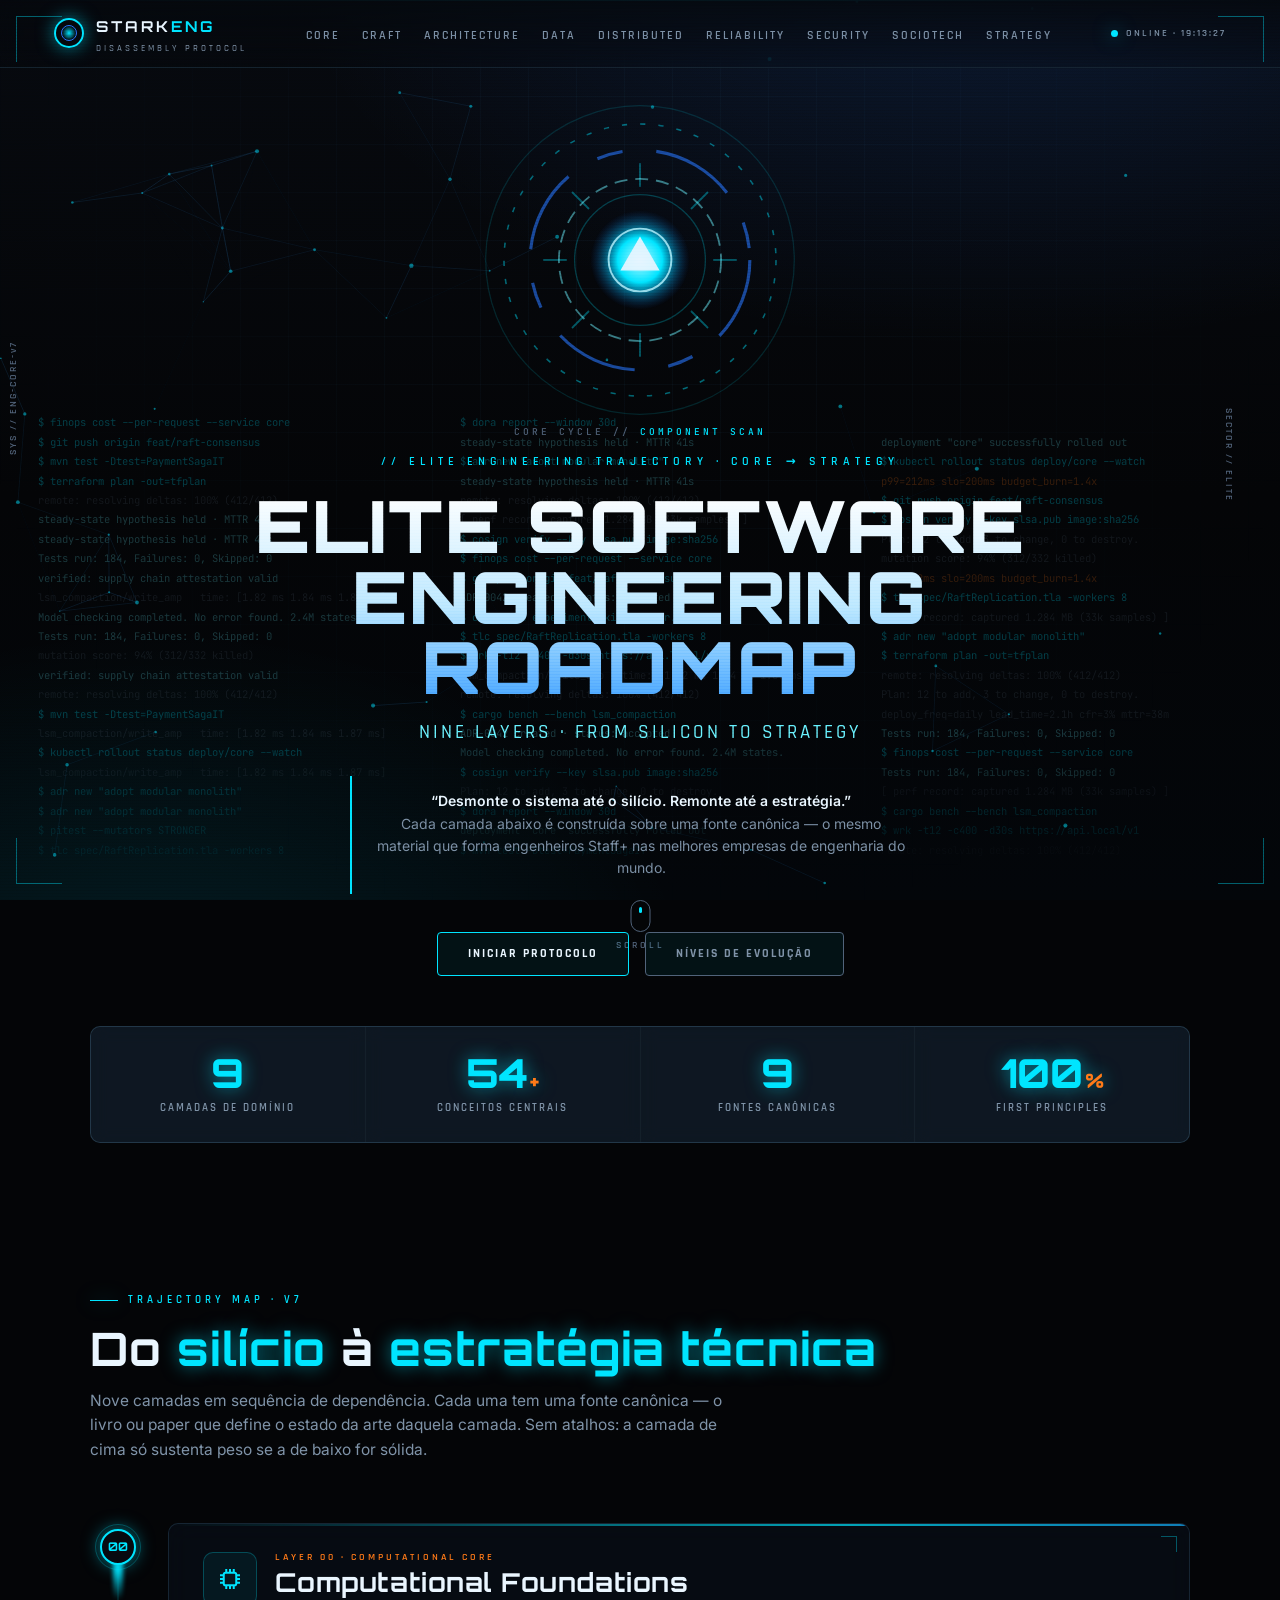
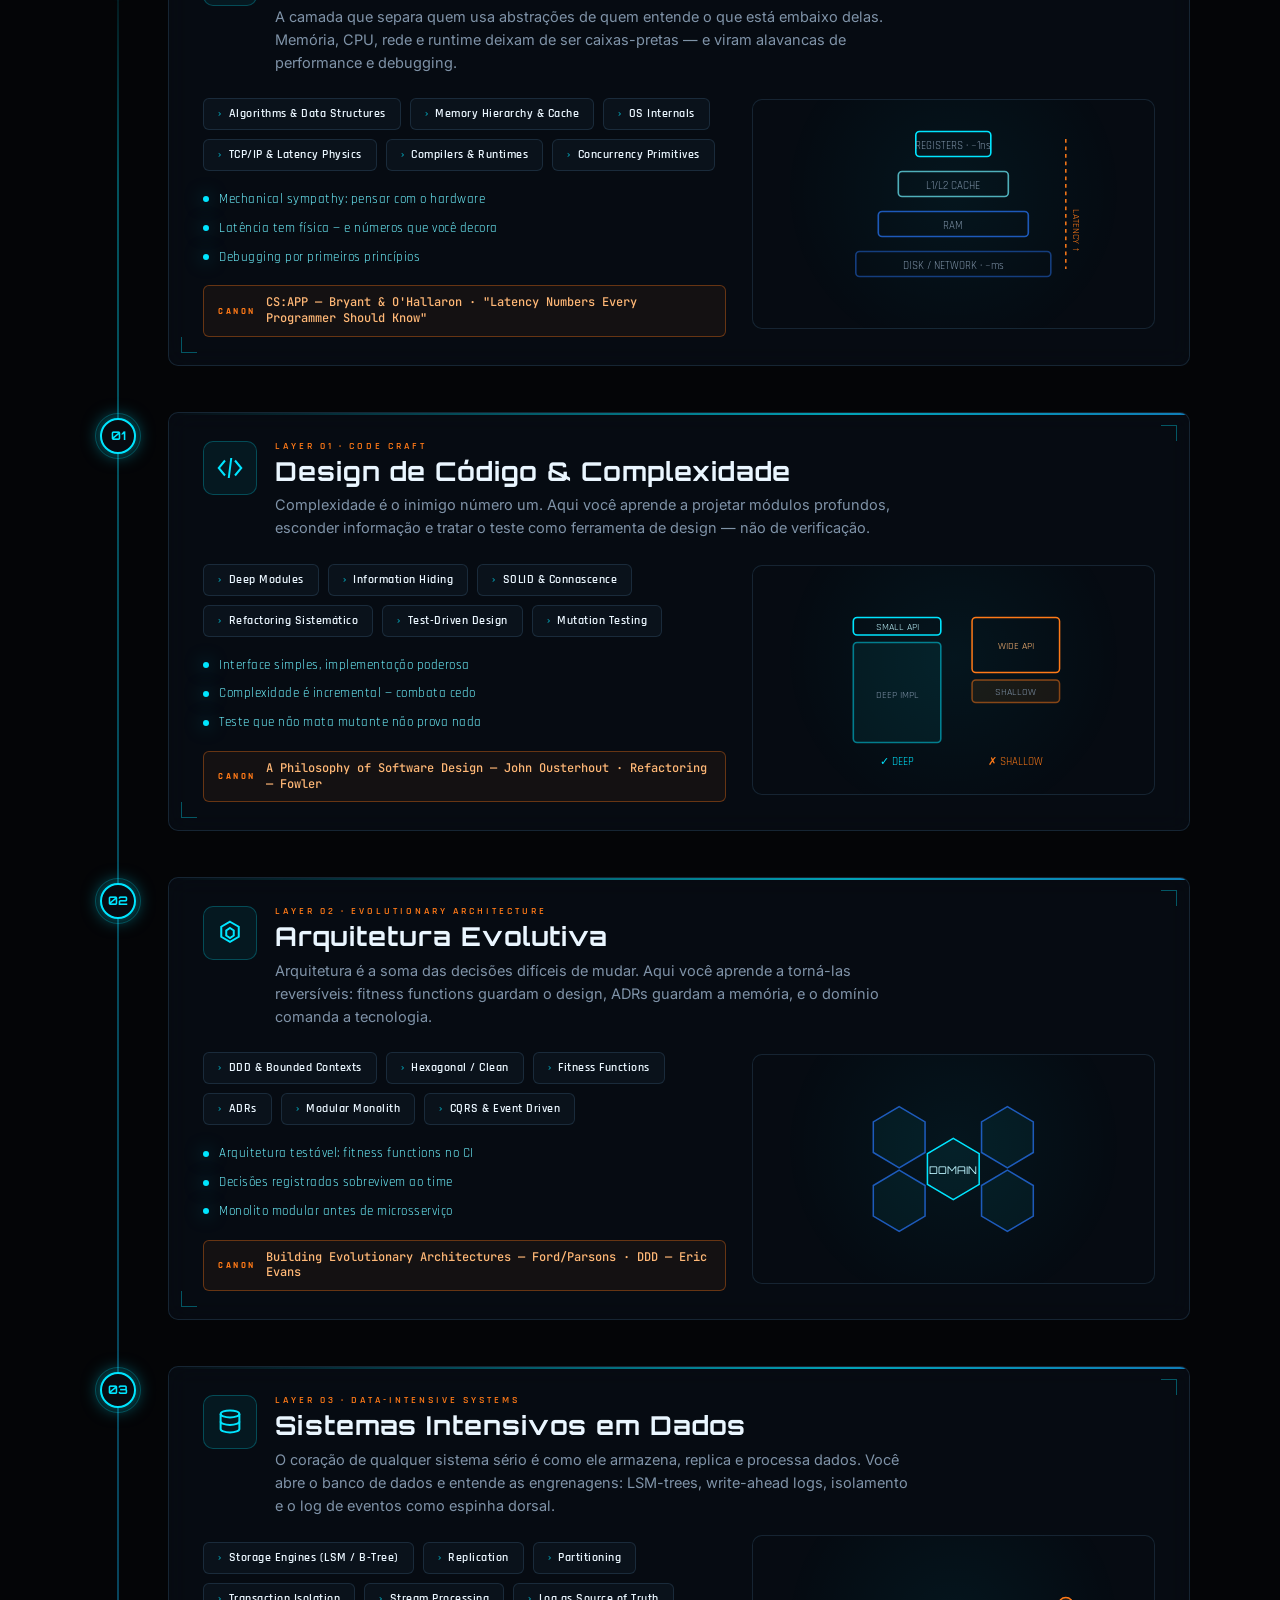
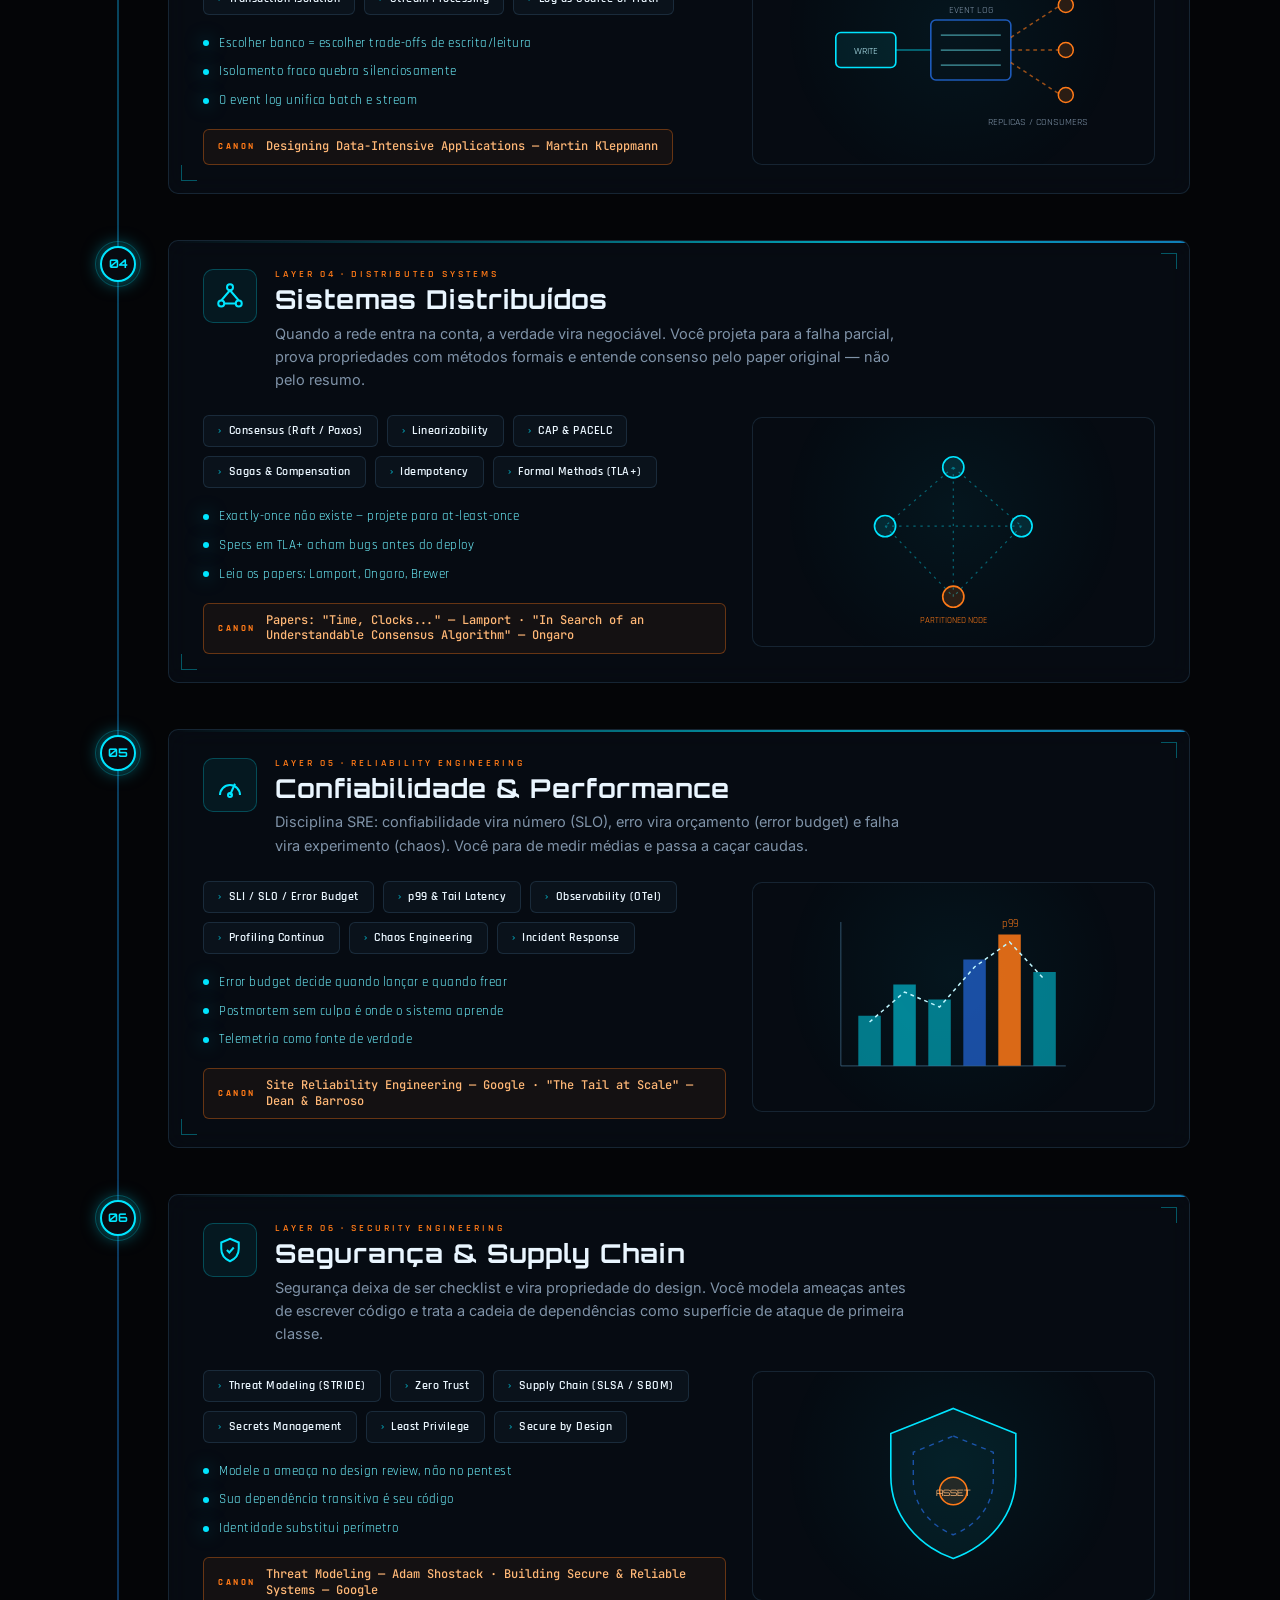
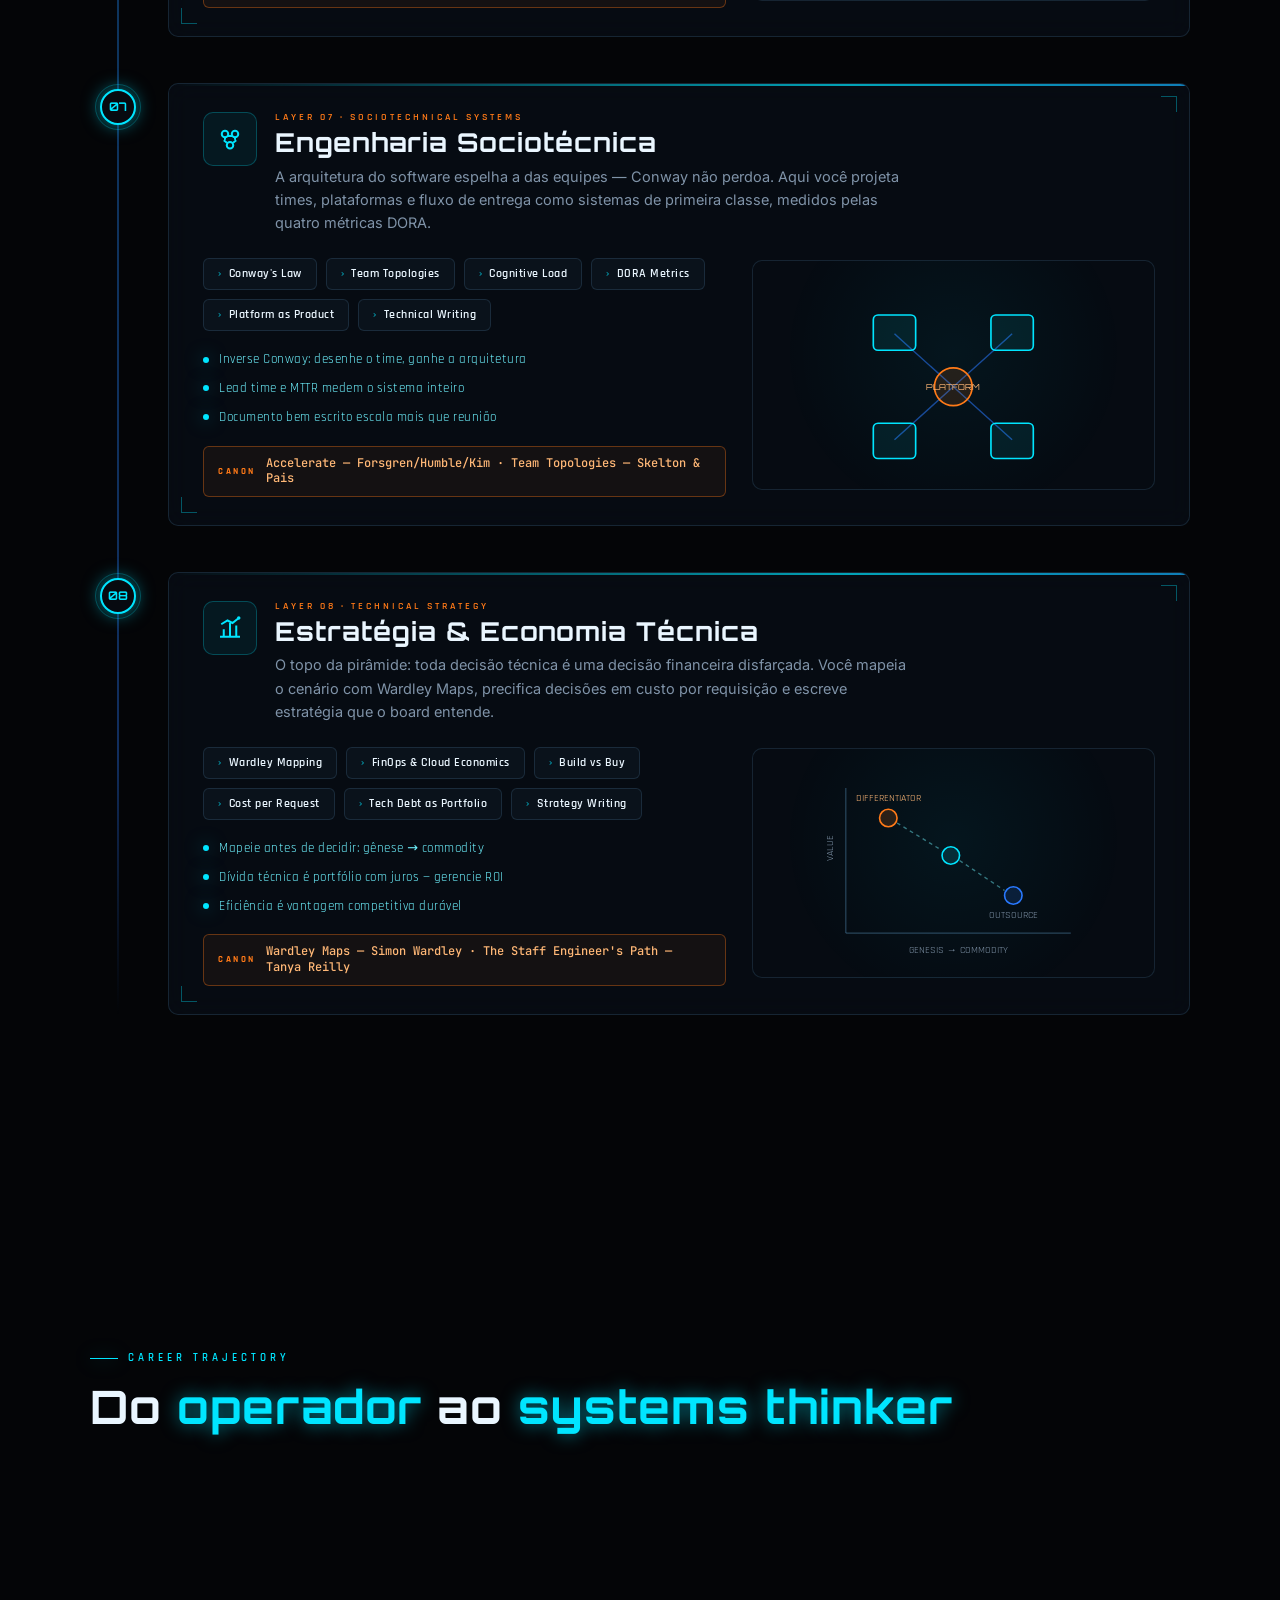
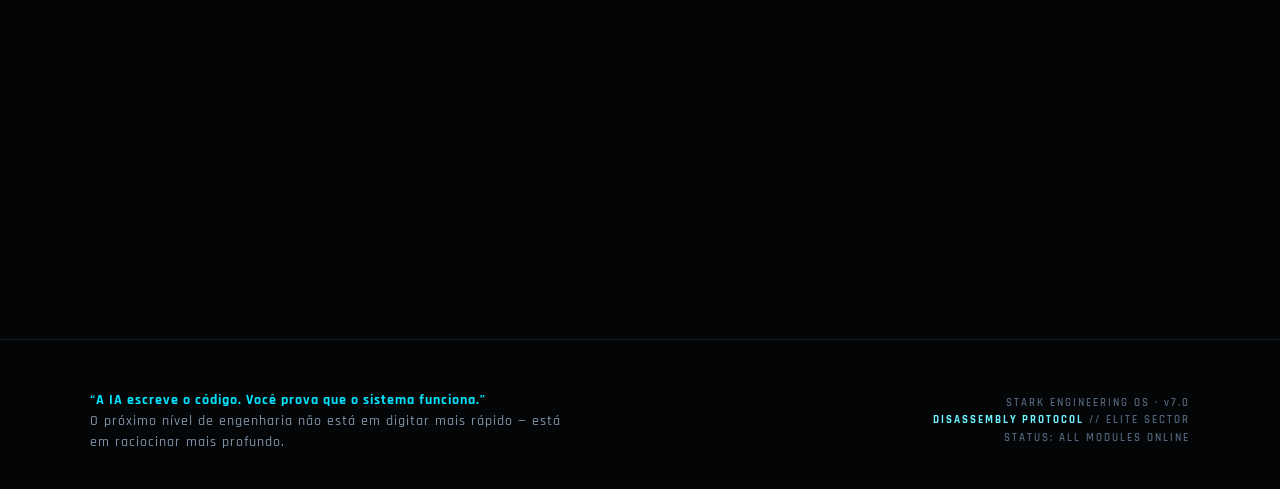
<file: roadmap-v7.html>
<!DOCTYPE html>
<html lang="pt-BR">
<head>
<meta charset="UTF-8" />
<meta name="viewport" content="width=device-width, initial-scale=1.0" />
<title>Elite Software Engineering Roadmap — Stark OS v7</title>
<meta name="description" content="Roadmap de engenharia de software de elite — do núcleo computacional à estratégia técnica. Stark Engineering OS v7." />
<link rel="preconnect" href="https://fonts.googleapis.com" />
<link rel="preconnect" href="https://fonts.gstatic.com" crossorigin />
<link href="https://fonts.googleapis.com/css2?family=Orbitron:wght@500;700;900&family=Rajdhani:wght@500;600;700&family=Inter:wght@400;500;600&family=JetBrains+Mono:wght@400;500&display=swap" rel="stylesheet" />
<style>
/* =====================================================================
   STARK ENGINEERING OS — v7 "DISASSEMBLY PROTOCOL"
   ===================================================================== */
:root{
  --void:#040507; --void-2:#070a10;
  --panel:rgba(10,18,28,.55); --hairline:rgba(120,200,255,.14);
  --cyan:#00e5ff; --cyan-soft:#6ff3ff; --blue:#2979ff; --blue-deep:#0a3d8f;
  --energy:#ff7a18; --energy-soft:#ffb877;
  --white-tech:#eaf6ff; --muted:#7f93a8; --muted-2:#51637a;
  --glow-cyan:0 0 18px rgba(0,229,255,.55);
  --f-display:"Orbitron","Rajdhani",system-ui,sans-serif;
  --f-head:"Rajdhani",system-ui,sans-serif;
  --f-body:"Inter",system-ui,sans-serif;
  --f-mono:"JetBrains Mono",ui-monospace,monospace;
  --maxw:1180px; --radius:4px; --ease:cubic-bezier(.22,1,.36,1);
}
*,*::before,*::after{box-sizing:border-box;margin:0;padding:0}
html{scroll-behavior:smooth}
body{font-family:var(--f-body);background:var(--void);color:var(--white-tech);line-height:1.6;overflow-x:hidden;-webkit-font-smoothing:antialiased;min-height:100vh;position:relative}
a{color:inherit;text-decoration:none}
ul{list-style:none}
img,svg{display:block;max-width:100%}
::selection{background:rgba(0,229,255,.25);color:#fff}

/* ---------- background stack ---------- */
.bg-layer{position:fixed;inset:0;z-index:-5;pointer-events:none}
.bg-gradient{background:
  radial-gradient(1200px 700px at 78% -8%,rgba(41,121,255,.16),transparent 60%),
  radial-gradient(900px 600px at 12% 110%,rgba(0,229,255,.10),transparent 60%),
  linear-gradient(180deg,var(--void-2),var(--void) 55%,#03060a)}
.bg-grid{z-index:-4;background-image:
  linear-gradient(rgba(80,170,230,.05) 1px,transparent 1px),
  linear-gradient(90deg,rgba(80,170,230,.05) 1px,transparent 1px);
  background-size:48px 48px;
  mask-image:radial-gradient(circle at 50% 30%,#000 0%,transparent 78%);
  -webkit-mask-image:radial-gradient(circle at 50% 30%,#000 0%,transparent 78%);
  animation:gridDrift 40s linear infinite}
@keyframes gridDrift{to{background-position:48px 48px,48px 48px}}

/* ---------- TERMINAL STREAM (atrás de tudo) ---------- */
#term-layer{position:fixed;inset:0;z-index:-3;pointer-events:none;overflow:hidden;
  display:flex;justify-content:space-between;padding:90px 3vw 40px;
  mask-image:linear-gradient(180deg,transparent 0,#000 12%,#000 82%,transparent 100%);
  -webkit-mask-image:linear-gradient(180deg,transparent 0,#000 12%,#000 82%,transparent 100%)}
.term-col{width:30%;max-width:380px;font:400 10.5px/1.85 var(--f-mono);color:rgba(0,229,255,.16);
  white-space:pre;overflow:hidden;display:flex;flex-direction:column;justify-content:flex-end}
.term-col .tl-ok{color:rgba(111,243,255,.22)}
.term-col .tl-warn{color:rgba(255,122,24,.20)}
.term-col .tl-dim{color:rgba(127,147,168,.13)}
.term-col .tl-cmd{color:rgba(0,229,255,.26)}
#particles{position:fixed;inset:0;z-index:-2;pointer-events:none;opacity:.9}
.cursor-glow{position:fixed;z-index:-1;top:0;left:0;width:460px;height:460px;border-radius:50%;
  transform:translate(-50%,-50%);background:radial-gradient(circle,rgba(0,229,255,.10),transparent 65%);
  pointer-events:none;transition:opacity .4s;opacity:0}
.scanlines{position:fixed;inset:0;z-index:9990;pointer-events:none;
  background:repeating-linear-gradient(180deg,transparent 0 2px,rgba(0,0,0,.18) 2px 3px);
  mix-blend-mode:overlay;opacity:.5}

/* HUD frame */
.hud-frame{position:fixed;inset:0;z-index:9985;pointer-events:none}
.hud-corner{position:absolute;width:46px;height:46px;border:1px solid rgba(0,229,255,.4)}
.hud-corner.tl{top:16px;left:16px;border-right:none;border-bottom:none}
.hud-corner.tr{top:16px;right:16px;border-left:none;border-bottom:none}
.hud-corner.bl{bottom:16px;left:16px;border-right:none;border-top:none}
.hud-corner.br{bottom:16px;right:16px;border-left:none;border-top:none}
.hud-tick{position:fixed;z-index:9985;pointer-events:none;font:600 10px/1 var(--f-head);letter-spacing:2px;color:var(--muted-2)}
.hud-tick.left{left:18px;top:50%;transform:rotate(-90deg) translateY(-50%);transform-origin:left}
.hud-tick.right{right:4px;top:50%;transform:rotate(90deg)}

/* ---------- boot ---------- */
#boot{position:fixed;inset:0;z-index:10000;background:var(--void);display:flex;flex-direction:column;
  align-items:center;justify-content:center;gap:22px;transition:opacity .7s var(--ease),visibility .7s}
#boot.done{opacity:0;visibility:hidden}
.boot-ring{width:92px;height:92px;border-radius:50%;border:2px solid rgba(0,229,255,.15);
  border-top-color:var(--cyan);border-right-color:var(--blue);animation:spin 1s linear infinite;box-shadow:var(--glow-cyan)}
@keyframes spin{to{transform:rotate(360deg)}}
.boot-title{font:700 14px/1 var(--f-display);letter-spacing:5px;color:var(--cyan-soft);text-shadow:var(--glow-cyan)}
.boot-log{width:min(440px,80vw);font:400 11px/1.9 var(--f-mono);letter-spacing:.5px;color:var(--muted);min-height:110px}
.boot-log b{color:var(--cyan)}
.boot-bar{width:min(440px,80vw);height:3px;background:rgba(120,200,255,.12);border-radius:2px;overflow:hidden}
.boot-bar span{display:block;height:100%;width:0;background:linear-gradient(90deg,var(--blue),var(--cyan));box-shadow:var(--glow-cyan)}

/* ---------- navbar ---------- */
.nav{position:fixed;top:0;left:0;right:0;z-index:9000;display:flex;align-items:center;justify-content:space-between;
  padding:14px clamp(20px,5vw,54px);backdrop-filter:blur(14px);-webkit-backdrop-filter:blur(14px);
  background:linear-gradient(180deg,rgba(5,8,13,.85),rgba(5,8,13,.2));border-bottom:1px solid var(--hairline);
  transition:padding .4s var(--ease)}
.nav.shrink{padding-top:9px;padding-bottom:9px}
.brand{display:flex;align-items:center;gap:12px}
.brand-mark{width:30px;height:30px;position:relative;flex:0 0 auto}
.brand-mark::before,.brand-mark::after{content:"";position:absolute;inset:0;border-radius:50%}
.brand-mark::before{border:2px solid var(--cyan);box-shadow:var(--glow-cyan)}
.brand-mark::after{inset:7px;border:1px solid var(--blue);background:radial-gradient(circle,var(--cyan),transparent 70%);animation:pulseCore 2.4s var(--ease) infinite}
@keyframes pulseCore{0%,100%{opacity:.5}50%{opacity:1}}
.brand-name{font:700 15px/1 var(--f-display);letter-spacing:3px}
.brand-name b{color:var(--cyan)}
.brand-sub{font:500 9px/1 var(--f-head);letter-spacing:3px;color:var(--muted);margin-top:4px;display:block}
.nav-links{display:flex;gap:22px;align-items:center}
.nav-links a{font:600 11.5px/1 var(--f-head);letter-spacing:2px;color:var(--muted);text-transform:uppercase;position:relative;padding:6px 0;transition:color .3s}
.nav-links a::after{content:"";position:absolute;left:0;bottom:0;height:1px;width:0;background:var(--cyan);box-shadow:var(--glow-cyan);transition:width .3s var(--ease)}
.nav-links a:hover{color:var(--cyan-soft)}
.nav-links a:hover::after{width:100%}
.nav-status{display:flex;align-items:center;gap:8px}
.status-dot{width:7px;height:7px;border-radius:50%;background:var(--cyan);box-shadow:var(--glow-cyan);animation:pulseCore 1.6s infinite}
.status-txt{font:600 10px/1 var(--f-head);letter-spacing:2px;color:var(--muted)}
.nav-toggle{display:none;background:none;border:none;cursor:pointer;padding:6px}
.nav-toggle span{display:block;width:22px;height:2px;background:var(--cyan);margin:4px 0;box-shadow:var(--glow-cyan)}

/* ---------- layout ---------- */
.wrap{width:100%;max-width:var(--maxw);margin:0 auto;padding:0 clamp(20px,5vw,40px)}
.section{position:relative;padding:clamp(70px,11vw,140px) 0}
.section-eyebrow{display:inline-flex;align-items:center;gap:10px;font:600 11px/1 var(--f-head);letter-spacing:4px;color:var(--cyan);text-transform:uppercase;margin-bottom:18px}
.section-eyebrow::before{content:"";width:28px;height:1px;background:var(--cyan);box-shadow:var(--glow-cyan)}
.section-title{font:700 clamp(26px,4.4vw,46px)/1.05 var(--f-display);letter-spacing:1px;margin-bottom:16px}
.section-title em{color:var(--cyan);font-style:normal;text-shadow:var(--glow-cyan)}
.section-lead{color:var(--muted);max-width:640px;font-size:15.5px}

/* ---------- HERO + REACTOR DISASSEMBLY ---------- */
.hero{min-height:100vh;display:grid;place-items:center;text-align:center;position:relative;padding-top:90px}
.hero-inner{position:relative;z-index:2;max-width:940px}
.hero-holo-lines{position:absolute;inset:0;z-index:1;pointer-events:none;overflow:hidden}
.holo-line{position:absolute;left:0;right:0;height:1px;background:linear-gradient(90deg,transparent,rgba(0,229,255,.4),transparent);animation:holoScan 7s linear infinite}
@keyframes holoScan{from{transform:translateY(-10vh)}to{transform:translateY(110vh)}}

.hero-reactor{width:clamp(230px,30vw,340px);aspect-ratio:1;margin:0 auto 26px;position:relative}
.hero-reactor svg{width:100%;height:100%;overflow:visible}
.reactor-status{position:absolute;left:50%;bottom:-6px;transform:translateX(-50%);
  font:500 9.5px/1 var(--f-mono);letter-spacing:3px;color:var(--muted-2);white-space:nowrap}
.reactor-status b{color:var(--cyan);font-weight:500}

/* ciclo de desmontagem/remontagem: cada parte voa para fora e volta */
.rx-part{transform-box:view-box;transform-origin:130px 130px;
  animation:disasm var(--cycle,11s) var(--ease) infinite;animation-delay:var(--d,0s)}
@keyframes disasm{
  0%,16%   {transform:translate(0,0) rotate(0deg) scale(1);opacity:1}
  38%      {transform:translate(var(--dx,0px),var(--dy,0px)) rotate(var(--rot,0deg)) scale(var(--sc,1));opacity:var(--op,.4)}
  54%      {transform:translate(var(--dx,0px),var(--dy,0px)) rotate(var(--rot,0deg)) scale(var(--sc,1));opacity:var(--op,.4)}
  78%,100% {transform:translate(0,0) rotate(0deg) scale(1);opacity:1}
}
/* anéis continuam girando mesmo desmontados */
.ring-rotate{transform-box:view-box;transform-origin:130px 130px;animation:spinSvg 14s linear infinite}
.ring-rotate-r{transform-box:view-box;transform-origin:130px 130px;animation:spinSvg 22s linear infinite reverse}
@keyframes spinSvg{to{transform:rotate(360deg)}}
.reactor-core-glow{animation:corePulse 2.6s var(--ease) infinite;transform-box:view-box;transform-origin:130px 130px}
@keyframes corePulse{0%,100%{opacity:.85;filter:drop-shadow(0 0 6px var(--cyan))}50%{opacity:1;filter:drop-shadow(0 0 20px var(--cyan))}}
/* flash do núcleo no momento da remontagem */
.rx-flash{transform-box:view-box;transform-origin:130px 130px;opacity:0;animation:rxFlash var(--cycle,11s) var(--ease) infinite}
@keyframes rxFlash{0%,74%{opacity:0;transform:scale(.4)}80%{opacity:.9;transform:scale(1.25)}88%,100%{opacity:0;transform:scale(1.6)}}
/* guias de desmontagem (linhas tracejadas que aparecem quando aberto) */
.rx-guides{opacity:0;animation:rxGuides var(--cycle,11s) linear infinite}
@keyframes rxGuides{0%,18%{opacity:0}34%,56%{opacity:.5}72%,100%{opacity:0}}

.hero-kicker{font:600 12px/1 var(--f-head);letter-spacing:5px;color:var(--cyan);text-transform:uppercase;margin-bottom:22px}
.hero-title{font:900 clamp(30px,6.6vw,72px)/0.98 var(--f-display);letter-spacing:2px;text-transform:uppercase;
  background:linear-gradient(180deg,#fff 0%,#bfe9ff 55%,#4aa8ff 100%);
  -webkit-background-clip:text;background-clip:text;color:transparent;position:relative;display:inline-block}
.hero-title::after{content:"";position:absolute;inset:0;pointer-events:none;
  background:linear-gradient(105deg,transparent 40%,rgba(0,229,255,.55) 50%,transparent 60%);
  background-size:280% 100%;-webkit-background-clip:text;background-clip:text;color:transparent;
  animation:sweep 5.5s ease-in-out infinite;mix-blend-mode:screen}
@keyframes sweep{0%{background-position:180% 0}60%,100%{background-position:-80% 0}}
.hero-sub{font:500 clamp(14px,2vw,19px)/1.4 var(--f-head);letter-spacing:3px;color:var(--cyan-soft);margin-top:18px;text-transform:uppercase}
.hero-quote{margin:30px auto 0;max-width:580px;font:400 14px/1.6 var(--f-body);color:var(--muted);padding:14px 22px;border-left:2px solid var(--cyan)}
.hero-quote b{color:var(--white-tech);font-weight:600}
.hero-cta{display:inline-flex;gap:16px;margin-top:38px;flex-wrap:wrap;justify-content:center}
.btn{font:700 12px/1 var(--f-head);letter-spacing:2px;text-transform:uppercase;padding:15px 30px;border-radius:var(--radius);
  cursor:pointer;border:1px solid var(--cyan);color:var(--white-tech);background:rgba(0,229,255,.06);transition:all .3s var(--ease)}
.btn:hover{background:rgba(0,229,255,.16);box-shadow:var(--glow-cyan);transform:translateY(-2px)}
.btn.ghost{border-color:var(--muted-2);color:var(--muted)}
.btn.ghost:hover{border-color:var(--cyan);color:var(--cyan);box-shadow:none}
.scroll-hint{position:absolute;bottom:26px;left:50%;transform:translateX(-50%);font:600 10px/1 var(--f-head);
  letter-spacing:3px;color:var(--muted-2);display:flex;flex-direction:column;align-items:center;gap:8px}
.scroll-hint .mouse{width:20px;height:32px;border:1.5px solid var(--muted-2);border-radius:12px;position:relative}
.scroll-hint .mouse::after{content:"";position:absolute;top:6px;left:50%;transform:translateX(-50%);width:3px;height:6px;background:var(--cyan);border-radius:2px;animation:scrollDot 1.6s infinite}
@keyframes scrollDot{0%{opacity:0;transform:translate(-50%,0)}50%{opacity:1}100%{opacity:0;transform:translate(-50%,10px)}}

/* ---------- stats ---------- */
.stats{display:grid;grid-template-columns:repeat(4,1fr);gap:1px;margin-top:50px;border:1px solid var(--hairline);
  border-radius:10px;overflow:hidden;background:var(--hairline)}
.stat{background:var(--panel);padding:26px 20px;text-align:center;backdrop-filter:blur(8px);-webkit-backdrop-filter:blur(8px)}
.stat-num{font:800 clamp(26px,4vw,40px)/1 var(--f-display);color:var(--cyan);text-shadow:var(--glow-cyan)}
.stat-num small{font-size:.5em;color:var(--energy);margin-left:2px}
.stat-label{font:600 11px/1.4 var(--f-head);letter-spacing:2px;color:var(--muted);text-transform:uppercase;margin-top:8px}

/* ---------- timeline / phases ---------- */
.timeline{position:relative;margin-top:60px}
.timeline::before{content:"";position:absolute;left:27px;top:0;bottom:0;width:2px;
  background:linear-gradient(180deg,transparent,rgba(0,229,255,.35) 6%,rgba(41,121,255,.35) 94%,transparent)}
.timeline::after{content:"";position:absolute;left:23px;top:0;width:10px;height:90px;
  background:radial-gradient(circle,var(--cyan),transparent 70%);border-radius:50%;filter:blur(2px);
  animation:spinePulse 7s linear infinite}
@keyframes spinePulse{0%{top:-10%;opacity:0}12%{opacity:1}88%{opacity:1}100%{top:100%;opacity:0}}
.phase{position:relative;padding-left:78px;margin-bottom:46px}
.phase-node{position:absolute;left:10px;top:6px;width:36px;height:36px;border-radius:50%;display:grid;place-items:center;
  background:var(--void-2);border:2px solid var(--cyan);box-shadow:var(--glow-cyan);z-index:2}
.phase-node b{font:700 12px/1 var(--f-display);color:var(--cyan)}
.phase-node::before{content:"";position:absolute;inset:-7px;border-radius:50%;border:1px solid rgba(0,229,255,.25);animation:nodeRing 3s var(--ease) infinite}
@keyframes nodeRing{0%{transform:scale(.8);opacity:.8}100%{transform:scale(1.5);opacity:0}}
.card{position:relative;border-radius:10px;padding:28px clamp(20px,3vw,34px);background:var(--panel);
  backdrop-filter:blur(12px);-webkit-backdrop-filter:blur(12px);border:1px solid var(--hairline);overflow:hidden;
  transition:transform .4s var(--ease),box-shadow .4s var(--ease),border-color .4s}
.card::before{content:"";position:absolute;left:0;top:0;right:0;height:2px;
  background:linear-gradient(90deg,transparent,var(--cyan),var(--blue),transparent);background-size:200% 100%;
  animation:borderFlow 4s linear infinite;opacity:.7}
@keyframes borderFlow{to{background-position:200% 0}}
.card:hover{transform:translateY(-4px);border-color:rgba(0,229,255,.4);
  box-shadow:0 18px 50px -20px rgba(0,229,255,.4),inset 0 0 40px rgba(0,229,255,.04)}
.card .bracket{position:absolute;width:16px;height:16px;border:1px solid rgba(0,229,255,.35);pointer-events:none}
.card .bracket.tr{top:12px;right:12px;border-left:none;border-bottom:none}
.card .bracket.bl{bottom:12px;left:12px;border-right:none;border-top:none}
.phase-head{display:flex;align-items:flex-start;gap:18px;margin-bottom:18px;flex-wrap:wrap}
.phase-icon{width:54px;height:54px;flex:0 0 auto;border-radius:10px;display:grid;place-items:center;
  background:rgba(0,229,255,.06);border:1px solid rgba(0,229,255,.25)}
.phase-icon svg{width:30px;height:30px;stroke:var(--cyan);fill:none;stroke-width:1.6}
.phase-meta{flex:1;min-width:200px}
.phase-tag{font:600 10px/1 var(--f-head);letter-spacing:3px;color:var(--energy);text-transform:uppercase}
.phase-name{font:700 clamp(18px,2.6vw,26px)/1.1 var(--f-display);letter-spacing:1px;margin-top:6px}
.phase-desc{color:var(--muted);font-size:14.5px;margin-top:8px;max-width:640px}
.phase-body{display:grid;grid-template-columns:1.3fr 1fr;gap:26px;align-items:center}
.topics{display:flex;flex-wrap:wrap;gap:9px;margin-top:6px}
.topic{font:600 12px/1 var(--f-head);letter-spacing:.5px;padding:9px 14px;border-radius:6px;border:1px solid var(--hairline);
  background:rgba(120,200,255,.04);color:var(--white-tech);transition:all .25s var(--ease);cursor:default}
.topic::before{content:"›";color:var(--cyan);margin-right:7px;opacity:.7}
.topic:hover{border-color:var(--cyan);color:var(--cyan-soft);box-shadow:var(--glow-cyan);transform:translateY(-2px);background:rgba(0,229,255,.08)}
.phase-notes{margin-top:18px;display:grid;gap:8px}
.note{display:flex;align-items:center;gap:10px;font-size:13px;color:var(--cyan-soft);font-family:var(--f-head);letter-spacing:.5px}
.note::before{content:"";width:6px;height:6px;border-radius:50%;background:var(--cyan);box-shadow:var(--glow-cyan);flex:0 0 auto}
.canon{margin-top:18px;display:inline-flex;align-items:center;gap:10px;padding:9px 14px;border-radius:6px;
  border:1px solid rgba(255,122,24,.35);background:rgba(255,122,24,.06)}
.canon .canon-k{font:700 9px/1 var(--f-head);letter-spacing:2.5px;color:var(--energy);text-transform:uppercase}
.canon .canon-v{font:500 12px/1.3 var(--f-mono);color:var(--energy-soft)}
.phase-diagram{border-radius:10px;border:1px solid var(--hairline);
  background:radial-gradient(circle at 50% 40%,rgba(0,229,255,.05),transparent 70%);
  padding:14px;display:grid;place-items:center;min-height:180px}
.phase-diagram svg{width:100%;height:auto;max-height:200px;overflow:visible}

/* ---------- evolution ---------- */
.evo-track{display:flex;margin-top:60px;position:relative;overflow-x:auto;padding:20px 4px 30px;scrollbar-width:thin}
.evo-track::-webkit-scrollbar{height:6px}
.evo-track::-webkit-scrollbar-thumb{background:rgba(0,229,255,.3);border-radius:3px}
.evo-stage{flex:1 0 auto;min-width:168px;text-align:center;position:relative;padding:0 14px}
.evo-stage::after{content:"→";position:absolute;right:-10px;top:50px;color:var(--cyan);font-size:22px;opacity:.5}
.evo-stage:last-child::after{display:none}
.evo-orb{width:78px;height:78px;margin:0 auto 16px;border-radius:50%;display:grid;place-items:center;position:relative;
  border:1px solid rgba(0,229,255,.3);
  background:radial-gradient(circle,rgba(0,229,255,var(--orb-fill,.05)),transparent 72%);
  box-shadow:0 0 var(--orb-glow,6px) rgba(0,229,255,var(--orb-glow-a,.2));transition:transform .4s var(--ease)}
.evo-stage:hover .evo-orb{transform:scale(1.08)}
.evo-orb b{font:700 22px/1 var(--f-display);color:var(--cyan-soft);text-shadow:var(--glow-cyan)}
.evo-level{font:600 10px/1 var(--f-head);letter-spacing:2px;color:var(--muted)}
.evo-name{font:700 14px/1.2 var(--f-display);letter-spacing:1px;margin-top:8px;color:var(--white-tech)}
.evo-tag{font-size:11.5px;color:var(--muted);margin-top:6px;font-family:var(--f-head)}

/* ---------- footer ---------- */
.footer{border-top:1px solid var(--hairline);padding:50px 0 36px;margin-top:40px}
.footer-grid{display:flex;justify-content:space-between;align-items:center;gap:24px;flex-wrap:wrap}
.footer-quote{font:500 14px/1.5 var(--f-head);letter-spacing:1px;color:var(--muted);max-width:480px}
.footer-quote b{color:var(--cyan)}
.footer-sig{font:600 11px/1.6 var(--f-head);letter-spacing:2px;color:var(--muted-2);text-align:right}
.footer-sig b{color:var(--cyan-soft)}

/* ---------- reveal ---------- */
.reveal{opacity:0;transform:translateY(28px);transition:opacity .7s var(--ease),transform .7s var(--ease)}
.reveal.in{opacity:1;transform:none}
.reveal.d1{transition-delay:.08s}.reveal.d2{transition-delay:.16s}.reveal.d3{transition-delay:.24s}

/* ---------- responsive ---------- */
@media (max-width:1100px){.term-col:nth-child(2){display:none}}
@media (max-width:880px){
  .phase-body{grid-template-columns:1fr}
  .phase-diagram{order:-1}
  .stats{grid-template-columns:repeat(2,1fr)}
  .nav-links{position:fixed;inset:60px 0 auto 0;flex-direction:column;gap:0;background:rgba(5,8,13,.97);
    backdrop-filter:blur(18px);border-bottom:1px solid var(--hairline);padding:8px 0;
    transform:translateY(-130%);transition:transform .4s var(--ease)}
  .nav-links.open{transform:none}
  .nav-links a{padding:16px 30px;width:100%}
  .nav-toggle{display:block}
  .nav-status{display:none}
  .term-col{width:46%}
}
@media (max-width:560px){
  .stats{grid-template-columns:1fr 1fr}
  .phase{padding-left:56px}
  .timeline::before{left:19px}
  .timeline::after{left:15px}
  .phase-node{left:2px;width:32px;height:32px}
  .hud-corner{width:30px;height:30px}
  .term-col:nth-child(3){display:none}
  .term-col{width:92%}
}

/* ---------- reduced motion ---------- */
@media (prefers-reduced-motion:reduce){
  *,*::before,*::after{animation-duration:.001ms!important;animation-iteration-count:1!important;transition-duration:.001ms!important;scroll-behavior:auto!important}
  .reveal{opacity:1;transform:none}
  #term-layer{display:none}
}
:focus-visible{outline:2px solid var(--cyan);outline-offset:3px}
</style>
</head>
<body>

<!-- ============ BOOT ============ -->
<div id="boot">
  <div class="boot-ring"></div>
  <div class="boot-title">STARK ENGINEERING OS · v7</div>
  <div class="boot-log" id="boot-log"></div>
  <div class="boot-bar"><span id="boot-bar"></span></div>
</div>

<!-- ============ BACKGROUND ============ -->
<div class="bg-layer bg-gradient"></div>
<div class="bg-layer bg-grid"></div>
<div id="term-layer" aria-hidden="true">
  <div class="term-col" id="term-a"></div>
  <div class="term-col" id="term-b"></div>
  <div class="term-col" id="term-c"></div>
</div>
<canvas id="particles"></canvas>
<div class="cursor-glow"></div>
<div class="scanlines"></div>
<div class="hud-frame">
  <span class="hud-corner tl"></span><span class="hud-corner tr"></span>
  <span class="hud-corner bl"></span><span class="hud-corner br"></span>
</div>
<div class="hud-tick left">SYS // ENG-CORE-v7</div>
<div class="hud-tick right">SECTOR // ELITE</div>

<!-- ============ NAV ============ -->
<nav class="nav">
  <a class="brand" href="#top">
    <span class="brand-mark"></span>
    <span>
      <span class="brand-name">STARK<b>ENG</b></span>
      <span class="brand-sub">DISASSEMBLY PROTOCOL</span>
    </span>
  </a>
  <ul class="nav-links">
    <li><a href="#core">Core</a></li>
    <li><a href="#craft">Craft</a></li>
    <li><a href="#architecture">Architecture</a></li>
    <li><a href="#data">Data</a></li>
    <li><a href="#distributed">Distributed</a></li>
    <li><a href="#reliability">Reliability</a></li>
    <li><a href="#security">Security</a></li>
    <li><a href="#socio">Sociotech</a></li>
    <li><a href="#strategy">Strategy</a></li>
  </ul>
  <div class="nav-status">
    <span class="status-dot"></span>
    <span class="status-txt">ONLINE · <span id="sys-clock">00:00:00</span></span>
  </div>
  <button class="nav-toggle" aria-label="Menu"><span></span><span></span><span></span></button>
</nav>

<!-- ============ HERO ============ -->
<header class="hero" id="top">
  <div class="hero-holo-lines">
    <span class="holo-line" style="animation-delay:0s"></span>
    <span class="holo-line" style="animation-delay:-2.4s"></span>
    <span class="holo-line" style="animation-delay:-4.8s"></span>
  </div>

  <div class="hero-inner">
    <!-- ARC REACTOR · ciclo de desmontagem / remontagem -->
    <div class="hero-reactor" aria-hidden="true">
      <svg viewBox="0 0 260 260">
        <defs>
          <radialGradient id="coreGrad" cx="50%" cy="50%" r="50%">
            <stop offset="0%" stop-color="#bff6ff"/>
            <stop offset="45%" stop-color="#00e5ff"/>
            <stop offset="100%" stop-color="#0a3d8f" stop-opacity="0"/>
          </radialGradient>
          <radialGradient id="flashGrad" cx="50%" cy="50%" r="50%">
            <stop offset="0%" stop-color="#ffffff"/>
            <stop offset="40%" stop-color="#00e5ff" stop-opacity=".7"/>
            <stop offset="100%" stop-color="#00e5ff" stop-opacity="0"/>
          </radialGradient>
        </defs>

        <!-- guias de explosão (só aparecem desmontado) -->
        <g class="rx-guides" stroke="rgba(0,229,255,.35)" stroke-width="1" stroke-dasharray="2 6">
          <line x1="130" y1="130" x2="130" y2="14"/>
          <line x1="130" y1="130" x2="246" y2="130"/>
          <line x1="130" y1="130" x2="130" y2="246"/>
          <line x1="130" y1="130" x2="14" y2="130"/>
          <line x1="130" y1="130" x2="212" y2="48"/>
          <line x1="130" y1="130" x2="48" y2="212"/>
        </g>

        <!-- P1: anel externo · sobe -->
        <g class="rx-part" style="--dx:0px;--dy:-46px;--rot:18deg;--op:.45;--d:0s">
          <circle cx="130" cy="130" r="118" fill="none" stroke="rgba(0,229,255,.14)" stroke-width="1"/>
          <g class="ring-rotate">
            <circle cx="130" cy="130" r="104" fill="none" stroke="rgba(0,229,255,.45)" stroke-width="1.2" stroke-dasharray="4 10"/>
          </g>
        </g>

        <!-- P2: anel segmentado · direita -->
        <g class="rx-part" style="--dx:52px;--dy:10px;--rot:-32deg;--op:.5;--d:.18s">
          <g class="ring-rotate-r">
            <circle cx="130" cy="130" r="84" fill="none" stroke="rgba(41,121,255,.6)" stroke-width="2.4" stroke-dasharray="64 26 20 26"/>
          </g>
        </g>

        <!-- P3: spokes · esquerda -->
        <g class="rx-part" style="--dx:-50px;--dy:-8px;--rot:24deg;--op:.45;--d:.3s">
          <g stroke="rgba(0,229,255,.38)" stroke-width="1.4">
            <line x1="130" y1="56" x2="130" y2="74"/>
            <line x1="130" y1="186" x2="130" y2="204"/>
            <line x1="56" y1="130" x2="74" y2="130"/>
            <line x1="186" y1="130" x2="204" y2="130"/>
            <line x1="78" y1="78" x2="91" y2="91"/>
            <line x1="182" y1="78" x2="169" y2="91"/>
            <line x1="78" y1="182" x2="91" y2="169"/>
            <line x1="182" y1="182" x2="169" y2="169"/>
          </g>
        </g>

        <!-- P4: anel médio · desce -->
        <g class="rx-part" style="--dx:6px;--dy:48px;--rot:-14deg;--op:.5;--d:.42s">
          <circle cx="130" cy="130" r="62" fill="none" stroke="rgba(111,243,255,.5)" stroke-width="1.4" stroke-dasharray="10 6"/>
          <circle cx="130" cy="130" r="50" fill="none" stroke="rgba(0,229,255,.25)" stroke-width="1"/>
        </g>

        <!-- P5: núcleo · encolhe e apaga levemente -->
        <g class="rx-part" style="--dx:0px;--dy:0px;--rot:0deg;--sc:.55;--op:.55;--d:.54s">
          <circle class="reactor-core-glow" cx="130" cy="130" r="38" fill="url(#coreGrad)"/>
          <circle cx="130" cy="130" r="24" fill="none" stroke="#bff6ff" stroke-width="1.5" opacity=".8"/>
        </g>

        <!-- P6: triângulo · gira solto -->
        <g class="rx-part" style="--dx:30px;--dy:-34px;--rot:140deg;--op:.6;--d:.62s">
          <polygon points="130,112 145,138 115,138" fill="#eaf6ff" opacity=".92"/>
        </g>

        <!-- flash de remontagem -->
        <circle class="rx-flash" cx="130" cy="130" r="46" fill="url(#flashGrad)"/>
      </svg>
      <div class="reactor-status">CORE CYCLE // <b id="rx-status">REASSEMBLING</b></div>
    </div>

    <p class="hero-kicker">// Elite Engineering Trajectory · Core → Strategy</p>
    <h1 class="hero-title">Elite Software<br>Engineering Roadmap</h1>
    <p class="hero-sub">Nine Layers · From Silicon to Strategy</p>

    <blockquote class="hero-quote">
      <b>“Desmonte o sistema até o silício. Remonte até a estratégia.”</b><br>
      Cada camada abaixo é construída sobre uma fonte canônica — o mesmo material que forma engenheiros Staff+ nas melhores empresas de engenharia do mundo.
    </blockquote>

    <div class="hero-cta">
      <a class="btn" href="#core">Iniciar protocolo</a>
      <a class="btn ghost" href="#evolution">Níveis de evolução</a>
    </div>
  </div>

  <a class="scroll-hint" href="#core" aria-label="Rolar">
    <span class="mouse"></span>
    SCROLL
  </a>
</header>

<!-- ============ STATS ============ -->
<section class="section" style="padding-top:0">
  <div class="wrap">
    <div class="stats reveal">
      <div class="stat"><div class="stat-num"><span data-count="9">0</span></div><div class="stat-label">Camadas de Domínio</div></div>
      <div class="stat"><div class="stat-num"><span data-count="54">0</span><small>+</small></div><div class="stat-label">Conceitos Centrais</div></div>
      <div class="stat"><div class="stat-num"><span data-count="9">0</span></div><div class="stat-label">Fontes Canônicas</div></div>
      <div class="stat"><div class="stat-num"><span data-count="100">0</span><small>%</small></div><div class="stat-label">First Principles</div></div>
    </div>
  </div>
</section>

<!-- ============ TIMELINE ============ -->
<section class="section" style="padding-top:0">
  <div class="wrap">
    <span class="section-eyebrow reveal">Trajectory Map · v7</span>
    <h2 class="section-title reveal">Do <em>silício</em> à <em>estratégia técnica</em></h2>
    <p class="section-lead reveal">Nove camadas em sequência de dependência. Cada uma tem uma fonte canônica — o livro ou paper que define o estado da arte daquela camada. Sem atalhos: a camada de cima só sustenta peso se a de baixo for sólida.</p>

    <div class="timeline">

      <!-- ===== 00 COMPUTATIONAL CORE ===== -->
      <article class="phase reveal" id="core">
        <span class="phase-node"><b>00</b></span>
        <div class="card">
          <span class="bracket tr"></span><span class="bracket bl"></span>
          <div class="phase-head">
            <div class="phase-icon">
              <svg viewBox="0 0 24 24"><rect x="7" y="7" width="10" height="10" rx="1.5"/><path d="M9 7V4M12 7V4M15 7V4M9 20v-3M12 20v-3M15 20v-3M7 9H4M7 12H4M7 15H4M20 9h-3M20 12h-3M20 15h-3"/></svg>
            </div>
            <div class="phase-meta">
              <div class="phase-tag">Layer 00 · Computational Core</div>
              <h3 class="phase-name">Computational Foundations</h3>
              <p class="phase-desc">A camada que separa quem usa abstrações de quem entende o que está embaixo delas. Memória, CPU, rede e runtime deixam de ser caixas-pretas — e viram alavancas de performance e debugging.</p>
            </div>
          </div>
          <div class="phase-body">
            <div>
              <div class="topics">
                <span class="topic">Algorithms &amp; Data Structures</span>
                <span class="topic">Memory Hierarchy &amp; Cache</span>
                <span class="topic">OS Internals</span>
                <span class="topic">TCP/IP &amp; Latency Physics</span>
                <span class="topic">Compilers &amp; Runtimes</span>
                <span class="topic">Concurrency Primitives</span>
              </div>
              <div class="phase-notes">
                <span class="note">Mechanical sympathy: pensar com o hardware</span>
                <span class="note">Latência tem física — e números que você decora</span>
                <span class="note">Debugging por primeiros princípios</span>
              </div>
              <div class="canon"><span class="canon-k">Canon</span><span class="canon-v">CS:APP — Bryant &amp; O'Hallaron · "Latency Numbers Every Programmer Should Know"</span></div>
            </div>
            <div class="phase-diagram" aria-hidden="true">
              <svg viewBox="0 0 220 160">
                <g fill="none" stroke="#00e5ff" stroke-width="1.3">
                  <rect x="80" y="14" width="60" height="20" rx="3"/>
                  <rect x="66" y="46" width="88" height="20" rx="3" stroke="rgba(111,243,255,.7)"/>
                  <rect x="50" y="78" width="120" height="20" rx="3" stroke="rgba(41,121,255,.7)"/>
                  <rect x="32" y="110" width="156" height="20" rx="3" stroke="rgba(41,121,255,.45)"/>
                </g>
                <g font-family="Rajdhani" font-size="9" fill="#7f93a8" text-anchor="middle">
                  <text x="110" y="28">REGISTERS · ~1ns</text>
                  <text x="110" y="60">L1/L2 CACHE</text>
                  <text x="110" y="92">RAM</text>
                  <text x="110" y="124">DISK / NETWORK · ~ms</text>
                </g>
                <line x1="200" y1="20" x2="200" y2="124" stroke="#ff7a18" stroke-width="1.2" stroke-dasharray="3 3"/>
                <text x="206" y="76" fill="#ff7a18" font-family="Rajdhani" font-size="8" transform="rotate(90 206 76)">LATENCY ↑</text>
              </svg>
            </div>
          </div>
        </div>
      </article>

      <!-- ===== 01 CODE CRAFT ===== -->
      <article class="phase reveal" id="craft">
        <span class="phase-node"><b>01</b></span>
        <div class="card">
          <span class="bracket tr"></span><span class="bracket bl"></span>
          <div class="phase-head">
            <div class="phase-icon">
              <svg viewBox="0 0 24 24"><path d="M8 6L3 12l5 6M16 6l5 6-5 6M13 4l-2 16"/></svg>
            </div>
            <div class="phase-meta">
              <div class="phase-tag">Layer 01 · Code Craft</div>
              <h3 class="phase-name">Design de Código &amp; Complexidade</h3>
              <p class="phase-desc">Complexidade é o inimigo número um. Aqui você aprende a projetar módulos profundos, esconder informação e tratar o teste como ferramenta de design — não de verificação.</p>
            </div>
          </div>
          <div class="phase-body">
            <div>
              <div class="topics">
                <span class="topic">Deep Modules</span>
                <span class="topic">Information Hiding</span>
                <span class="topic">SOLID &amp; Connascence</span>
                <span class="topic">Refactoring Sistemático</span>
                <span class="topic">Test-Driven Design</span>
                <span class="topic">Mutation Testing</span>
              </div>
              <div class="phase-notes">
                <span class="note">Interface simples, implementação poderosa</span>
                <span class="note">Complexidade é incremental — combata cedo</span>
                <span class="note">Teste que não mata mutante não prova nada</span>
              </div>
              <div class="canon"><span class="canon-k">Canon</span><span class="canon-v">A Philosophy of Software Design — John Ousterhout · Refactoring — Fowler</span></div>
            </div>
            <div class="phase-diagram" aria-hidden="true">
              <svg viewBox="0 0 220 160">
                <rect x="30" y="30" width="70" height="14" rx="3" fill="none" stroke="#00e5ff" stroke-width="1.3"/>
                <rect x="30" y="50" width="70" height="80" rx="3" fill="rgba(0,229,255,.06)" stroke="rgba(0,229,255,.5)" stroke-width="1.3"/>
                <text x="65" y="40" text-anchor="middle" fill="#bff6ff" font-family="Rajdhani" font-size="8">SMALL API</text>
                <text x="65" y="94" text-anchor="middle" fill="#7f93a8" font-family="Rajdhani" font-size="8">DEEP IMPL</text>
                <rect x="125" y="30" width="70" height="44" rx="3" fill="none" stroke="#ff7a18" stroke-width="1.2"/>
                <rect x="125" y="80" width="70" height="18" rx="3" fill="rgba(255,122,24,.08)" stroke="rgba(255,122,24,.5)" stroke-width="1.2"/>
                <text x="160" y="55" text-anchor="middle" fill="#ffb877" font-family="Rajdhani" font-size="8">WIDE API</text>
                <text x="160" y="92" text-anchor="middle" fill="#7f93a8" font-family="Rajdhani" font-size="8">SHALLOW</text>
                <text x="65" y="148" text-anchor="middle" fill="#00e5ff" font-family="Rajdhani" font-size="9">✓ DEEP</text>
                <text x="160" y="148" text-anchor="middle" fill="#ff7a18" font-family="Rajdhani" font-size="9">✗ SHALLOW</text>
              </svg>
            </div>
          </div>
        </div>
      </article>

      <!-- ===== 02 ARCHITECTURE ===== -->
      <article class="phase reveal" id="architecture">
        <span class="phase-node"><b>02</b></span>
        <div class="card">
          <span class="bracket tr"></span><span class="bracket bl"></span>
          <div class="phase-head">
            <div class="phase-icon">
              <svg viewBox="0 0 24 24"><polygon points="12,3 19,7 19,15 12,19 5,15 5,7"/><polygon points="12,8 15,10 15,14 12,16 9,14 9,10"/></svg>
            </div>
            <div class="phase-meta">
              <div class="phase-tag">Layer 02 · Evolutionary Architecture</div>
              <h3 class="phase-name">Arquitetura Evolutiva</h3>
              <p class="phase-desc">Arquitetura é a soma das decisões difíceis de mudar. Aqui você aprende a torná-las reversíveis: fitness functions guardam o design, ADRs guardam a memória, e o domínio comanda a tecnologia.</p>
            </div>
          </div>
          <div class="phase-body">
            <div>
              <div class="topics">
                <span class="topic">DDD &amp; Bounded Contexts</span>
                <span class="topic">Hexagonal / Clean</span>
                <span class="topic">Fitness Functions</span>
                <span class="topic">ADRs</span>
                <span class="topic">Modular Monolith</span>
                <span class="topic">CQRS &amp; Event Driven</span>
              </div>
              <div class="phase-notes">
                <span class="note">Arquitetura testável: fitness functions no CI</span>
                <span class="note">Decisões registradas sobrevivem ao time</span>
                <span class="note">Monolito modular antes de microsserviço</span>
              </div>
              <div class="canon"><span class="canon-k">Canon</span><span class="canon-v">Building Evolutionary Architectures — Ford/Parsons · DDD — Eric Evans</span></div>
            </div>
            <div class="phase-diagram" aria-hidden="true">
              <svg viewBox="0 0 220 170">
                <defs><polygon id="hex7" points="0,-26 22,-13 22,13 0,26 -22,13 -22,-13"/></defs>
                <g fill="rgba(0,229,255,.05)" stroke="#00e5ff" stroke-width="1.3">
                  <use href="#hex7" x="110" y="85"/>
                  <use href="#hex7" x="64" y="58" stroke="rgba(41,121,255,.7)"/>
                  <use href="#hex7" x="156" y="58" stroke="rgba(41,121,255,.7)"/>
                  <use href="#hex7" x="64" y="112" stroke="rgba(41,121,255,.7)"/>
                  <use href="#hex7" x="156" y="112" stroke="rgba(41,121,255,.7)"/>
                </g>
                <text x="110" y="89" text-anchor="middle" fill="#bff6ff" font-family="Orbitron" font-size="9">DOMAIN</text>
              </svg>
            </div>
          </div>
        </div>
      </article>

      <!-- ===== 03 DATA-INTENSIVE ===== -->
      <article class="phase reveal" id="data">
        <span class="phase-node"><b>03</b></span>
        <div class="card">
          <span class="bracket tr"></span><span class="bracket bl"></span>
          <div class="phase-head">
            <div class="phase-icon">
              <svg viewBox="0 0 24 24"><ellipse cx="12" cy="5.5" rx="7.5" ry="2.8"/><path d="M4.5 5.5v6c0 1.6 3.4 2.8 7.5 2.8s7.5-1.2 7.5-2.8v-6"/><path d="M4.5 11.5v6c0 1.6 3.4 2.8 7.5 2.8s7.5-1.2 7.5-2.8v-6"/></svg>
            </div>
            <div class="phase-meta">
              <div class="phase-tag">Layer 03 · Data-Intensive Systems</div>
              <h3 class="phase-name">Sistemas Intensivos em Dados</h3>
              <p class="phase-desc">O coração de qualquer sistema sério é como ele armazena, replica e processa dados. Você abre o banco de dados e entende as engrenagens: LSM-trees, write-ahead logs, isolamento e o log de eventos como espinha dorsal.</p>
            </div>
          </div>
          <div class="phase-body">
            <div>
              <div class="topics">
                <span class="topic">Storage Engines (LSM / B-Tree)</span>
                <span class="topic">Replication</span>
                <span class="topic">Partitioning</span>
                <span class="topic">Transaction Isolation</span>
                <span class="topic">Stream Processing</span>
                <span class="topic">Log as Source of Truth</span>
              </div>
              <div class="phase-notes">
                <span class="note">Escolher banco = escolher trade-offs de escrita/leitura</span>
                <span class="note">Isolamento fraco quebra silenciosamente</span>
                <span class="note">O event log unifica batch e stream</span>
              </div>
              <div class="canon"><span class="canon-k">Canon</span><span class="canon-v">Designing Data-Intensive Applications — Martin Kleppmann</span></div>
            </div>
            <div class="phase-diagram" aria-hidden="true">
              <svg viewBox="0 0 220 160">
                <rect x="16" y="66" width="48" height="28" rx="4" fill="rgba(0,229,255,.08)" stroke="#00e5ff" stroke-width="1.3"/>
                <text x="40" y="83" text-anchor="middle" fill="#bff6ff" font-family="Rajdhani" font-size="8">WRITE</text>
                <line x1="64" y1="80" x2="92" y2="80" stroke="rgba(0,229,255,.5)" stroke-width="1.2"/>
                <rect x="92" y="56" width="64" height="48" rx="4" fill="none" stroke="rgba(41,121,255,.7)" stroke-width="1.3"/>
                <g stroke="rgba(111,243,255,.6)" stroke-width="1"><line x1="100" y1="68" x2="148" y2="68"/><line x1="100" y1="80" x2="148" y2="80"/><line x1="100" y1="92" x2="148" y2="92"/></g>
                <text x="124" y="50" text-anchor="middle" fill="#7f93a8" font-family="Rajdhani" font-size="8">EVENT LOG</text>
                <g stroke="rgba(255,122,24,.6)" stroke-width="1.2" stroke-dasharray="3 3">
                  <path d="M156 70 L196 44"/><path d="M156 80 L196 80"/><path d="M156 90 L196 116"/>
                </g>
                <circle cx="200" cy="44" r="6" fill="rgba(255,122,24,.15)" stroke="#ff7a18" stroke-width="1.2"/>
                <circle cx="200" cy="80" r="6" fill="rgba(255,122,24,.15)" stroke="#ff7a18" stroke-width="1.2"/>
                <circle cx="200" cy="116" r="6" fill="rgba(255,122,24,.15)" stroke="#ff7a18" stroke-width="1.2"/>
                <text x="178" y="140" text-anchor="middle" fill="#7f93a8" font-family="Rajdhani" font-size="8">REPLICAS / CONSUMERS</text>
              </svg>
            </div>
          </div>
        </div>
      </article>

      <!-- ===== 04 DISTRIBUTED ===== -->
      <article class="phase reveal" id="distributed">
        <span class="phase-node"><b>04</b></span>
        <div class="card">
          <span class="bracket tr"></span><span class="bracket bl"></span>
          <div class="phase-head">
            <div class="phase-icon">
              <svg viewBox="0 0 24 24"><circle cx="12" cy="5" r="2.4"/><circle cx="5" cy="18" r="2.4"/><circle cx="19" cy="18" r="2.4"/><path d="M12 7.4L5 15.6M12 7.4l7 8.2M7.4 18h9.2"/></svg>
            </div>
            <div class="phase-meta">
              <div class="phase-tag">Layer 04 · Distributed Systems</div>
              <h3 class="phase-name">Sistemas Distribuídos</h3>
              <p class="phase-desc">Quando a rede entra na conta, a verdade vira negociável. Você projeta para a falha parcial, prova propriedades com métodos formais e entende consenso pelo paper original — não pelo resumo.</p>
            </div>
          </div>
          <div class="phase-body">
            <div>
              <div class="topics">
                <span class="topic">Consensus (Raft / Paxos)</span>
                <span class="topic">Linearizability</span>
                <span class="topic">CAP &amp; PACELC</span>
                <span class="topic">Sagas &amp; Compensation</span>
                <span class="topic">Idempotency</span>
                <span class="topic">Formal Methods (TLA+)</span>
              </div>
              <div class="phase-notes">
                <span class="note">Exactly-once não existe — projete para at-least-once</span>
                <span class="note">Specs em TLA+ acham bugs antes do deploy</span>
                <span class="note">Leia os papers: Lamport, Ongaro, Brewer</span>
              </div>
              <div class="canon"><span class="canon-k">Canon</span><span class="canon-v">Papers: "Time, Clocks..." — Lamport · "In Search of an Understandable Consensus Algorithm" — Ongaro</span></div>
            </div>
            <div class="phase-diagram" aria-hidden="true">
              <svg viewBox="0 0 220 170">
                <g stroke="rgba(0,229,255,.4)" stroke-width="1" stroke-dasharray="2 4">
                  <path d="M110 30 L52 80 M110 30 L168 80 M52 80 L110 140 M168 80 L110 140 M52 80 L168 80 M110 30 L110 140"/>
                </g>
                <circle cx="110" cy="30" r="9" fill="rgba(0,229,255,.12)" stroke="#00e5ff" stroke-width="1.4"/>
                <circle cx="52" cy="80" r="9" fill="rgba(0,229,255,.12)" stroke="#00e5ff" stroke-width="1.4"/>
                <circle cx="168" cy="80" r="9" fill="rgba(0,229,255,.12)" stroke="#00e5ff" stroke-width="1.4"/>
                <circle cx="110" cy="140" r="9" fill="rgba(255,122,24,.15)" stroke="#ff7a18" stroke-width="1.4"/>
                <text x="110" y="162" text-anchor="middle" fill="#ff7a18" font-family="Rajdhani" font-size="8">PARTITIONED NODE</text>
              </svg>
            </div>
          </div>
        </div>
      </article>

      <!-- ===== 05 RELIABILITY ===== -->
      <article class="phase reveal" id="reliability">
        <span class="phase-node"><b>05</b></span>
        <div class="card">
          <span class="bracket tr"></span><span class="bracket bl"></span>
          <div class="phase-head">
            <div class="phase-icon">
              <svg viewBox="0 0 24 24"><path d="M4 20a8 8 0 1 1 16 0"/><line x1="12" y1="20" x2="16" y2="11"/><circle cx="12" cy="20" r="1.6"/></svg>
            </div>
            <div class="phase-meta">
              <div class="phase-tag">Layer 05 · Reliability Engineering</div>
              <h3 class="phase-name">Confiabilidade &amp; Performance</h3>
              <p class="phase-desc">Disciplina SRE: confiabilidade vira número (SLO), erro vira orçamento (error budget) e falha vira experimento (chaos). Você para de medir médias e passa a caçar caudas.</p>
            </div>
          </div>
          <div class="phase-body">
            <div>
              <div class="topics">
                <span class="topic">SLI / SLO / Error Budget</span>
                <span class="topic">p99 &amp; Tail Latency</span>
                <span class="topic">Observability (OTel)</span>
                <span class="topic">Profiling Contínuo</span>
                <span class="topic">Chaos Engineering</span>
                <span class="topic">Incident Response</span>
              </div>
              <div class="phase-notes">
                <span class="note">Error budget decide quando lançar e quando frear</span>
                <span class="note">Postmortem sem culpa é onde o sistema aprende</span>
                <span class="note">Telemetria como fonte de verdade</span>
              </div>
              <div class="canon"><span class="canon-k">Canon</span><span class="canon-v">Site Reliability Engineering — Google · "The Tail at Scale" — Dean &amp; Barroso</span></div>
            </div>
            <div class="phase-diagram" aria-hidden="true">
              <svg viewBox="0 0 220 160">
                <line x1="20" y1="135" x2="200" y2="135" stroke="rgba(120,200,255,.3)" stroke-width="1"/>
                <line x1="20" y1="20" x2="20" y2="135" stroke="rgba(120,200,255,.3)" stroke-width="1"/>
                <rect x="34" y="95" width="18" height="40" fill="rgba(0,229,255,.5)"/>
                <rect x="62" y="70" width="18" height="65" fill="rgba(0,229,255,.55)"/>
                <rect x="90" y="82" width="18" height="53" fill="rgba(0,229,255,.5)"/>
                <rect x="118" y="50" width="18" height="85" fill="rgba(41,121,255,.6)"/>
                <rect x="146" y="30" width="18" height="105" fill="#ff7a18" opacity=".85"/>
                <rect x="174" y="60" width="18" height="75" fill="rgba(0,229,255,.5)"/>
                <text x="155" y="24" fill="#ff7a18" font-family="Rajdhani" font-size="9" text-anchor="middle">p99</text>
                <polyline points="43,100 71,76 99,88 127,56 155,36 183,66" fill="none" stroke="#bff6ff" stroke-width="1.2" stroke-dasharray="3 3"/>
              </svg>
            </div>
          </div>
        </div>
      </article>

      <!-- ===== 06 SECURITY ===== -->
      <article class="phase reveal" id="security">
        <span class="phase-node"><b>06</b></span>
        <div class="card">
          <span class="bracket tr"></span><span class="bracket bl"></span>
          <div class="phase-head">
            <div class="phase-icon">
              <svg viewBox="0 0 24 24"><path d="M12 3l7 3v5c0 4.5-3 8.2-7 10-4-1.8-7-5.5-7-10V6z"/><path d="M9.5 12l2 2 3.5-4"/></svg>
            </div>
            <div class="phase-meta">
              <div class="phase-tag">Layer 06 · Security Engineering</div>
              <h3 class="phase-name">Segurança &amp; Supply Chain</h3>
              <p class="phase-desc">Segurança deixa de ser checklist e vira propriedade do design. Você modela ameaças antes de escrever código e trata a cadeia de dependências como superfície de ataque de primeira classe.</p>
            </div>
          </div>
          <div class="phase-body">
            <div>
              <div class="topics">
                <span class="topic">Threat Modeling (STRIDE)</span>
                <span class="topic">Zero Trust</span>
                <span class="topic">Supply Chain (SLSA / SBOM)</span>
                <span class="topic">Secrets Management</span>
                <span class="topic">Least Privilege</span>
                <span class="topic">Secure by Design</span>
              </div>
              <div class="phase-notes">
                <span class="note">Modele a ameaça no design review, não no pentest</span>
                <span class="note">Sua dependência transitiva é seu código</span>
                <span class="note">Identidade substitui perímetro</span>
              </div>
              <div class="canon"><span class="canon-k">Canon</span><span class="canon-v">Threat Modeling — Adam Shostack · Building Secure &amp; Reliable Systems — Google</span></div>
            </div>
            <div class="phase-diagram" aria-hidden="true">
              <svg viewBox="0 0 220 160">
                <path d="M110 18 L160 38 v34 c0 32 -22 56 -50 66 -28 -10 -50 -34 -50 -66 V38 Z" fill="rgba(0,229,255,.05)" stroke="#00e5ff" stroke-width="1.3"/>
                <path d="M110 40 L142 53 v22 c0 21 -14 37 -32 44 -18 -7 -32 -23 -32 -44 V53 Z" fill="none" stroke="rgba(41,121,255,.6)" stroke-width="1.1" stroke-dasharray="4 4"/>
                <circle cx="110" cy="84" r="11" fill="rgba(255,122,24,.12)" stroke="#ff7a18" stroke-width="1.3"/>
                <text x="110" y="88" text-anchor="middle" fill="#ffb877" font-family="Orbitron" font-size="7">ASSET</text>
              </svg>
            </div>
          </div>
        </div>
      </article>

      <!-- ===== 07 SOCIOTECH ===== -->
      <article class="phase reveal" id="socio">
        <span class="phase-node"><b>07</b></span>
        <div class="card">
          <span class="bracket tr"></span><span class="bracket bl"></span>
          <div class="phase-head">
            <div class="phase-icon">
              <svg viewBox="0 0 24 24"><circle cx="8" cy="8" r="2.6"/><circle cx="16" cy="8" r="2.6"/><circle cx="12" cy="17" r="2.6"/><path d="M8 10.6v2M16 10.6v2M9.6 9.5 14.4 9.5M9.5 15 7 13M14.5 15 17 13"/></svg>
            </div>
            <div class="phase-meta">
              <div class="phase-tag">Layer 07 · Sociotechnical Systems</div>
              <h3 class="phase-name">Engenharia Sociotécnica</h3>
              <p class="phase-desc">A arquitetura do software espelha a das equipes — Conway não perdoa. Aqui você projeta times, plataformas e fluxo de entrega como sistemas de primeira classe, medidos pelas quatro métricas DORA.</p>
            </div>
          </div>
          <div class="phase-body">
            <div>
              <div class="topics">
                <span class="topic">Conway's Law</span>
                <span class="topic">Team Topologies</span>
                <span class="topic">Cognitive Load</span>
                <span class="topic">DORA Metrics</span>
                <span class="topic">Platform as Product</span>
                <span class="topic">Technical Writing</span>
              </div>
              <div class="phase-notes">
                <span class="note">Inverse Conway: desenhe o time, ganhe a arquitetura</span>
                <span class="note">Lead time e MTTR medem o sistema inteiro</span>
                <span class="note">Documento bem escrito escala mais que reunião</span>
              </div>
              <div class="canon"><span class="canon-k">Canon</span><span class="canon-v">Accelerate — Forsgren/Humble/Kim · Team Topologies — Skelton &amp; Pais</span></div>
            </div>
            <div class="phase-diagram" aria-hidden="true">
              <svg viewBox="0 0 220 170">
                <g stroke="rgba(41,121,255,.55)" stroke-width="1.2">
                  <path d="M60 50 L110 95 M160 50 L110 95 M110 95 L60 140 M110 95 L160 140"/>
                </g>
                <g fill="rgba(0,229,255,.08)" stroke="#00e5ff" stroke-width="1.4">
                  <rect x="42" y="34" width="36" height="30" rx="4"/>
                  <rect x="142" y="34" width="36" height="30" rx="4"/>
                  <rect x="42" y="126" width="36" height="30" rx="4"/>
                  <rect x="142" y="126" width="36" height="30" rx="4"/>
                </g>
                <circle cx="110" cy="95" r="16" fill="rgba(255,122,24,.12)" stroke="#ff7a18" stroke-width="1.4"/>
                <text x="110" y="98" text-anchor="middle" fill="#ffb877" font-family="Orbitron" font-size="7">PLATFORM</text>
              </svg>
            </div>
          </div>
        </div>
      </article>

      <!-- ===== 08 STRATEGY ===== -->
      <article class="phase reveal" id="strategy">
        <span class="phase-node"><b>08</b></span>
        <div class="card">
          <span class="bracket tr"></span><span class="bracket bl"></span>
          <div class="phase-head">
            <div class="phase-icon">
              <svg viewBox="0 0 24 24"><path d="M4 19h16M7 19v-6M12 19V8M17 19v-9"/><path d="M5 9l5-3 4 2 5-4"/><circle cx="19" cy="4" r="1.4" fill="#00e5ff" stroke="none"/></svg>
            </div>
            <div class="phase-meta">
              <div class="phase-tag">Layer 08 · Technical Strategy</div>
              <h3 class="phase-name">Estratégia &amp; Economia Técnica</h3>
              <p class="phase-desc">O topo da pirâmide: toda decisão técnica é uma decisão financeira disfarçada. Você mapeia o cenário com Wardley Maps, precifica decisões em custo por requisição e escreve estratégia que o board entende.</p>
            </div>
          </div>
          <div class="phase-body">
            <div>
              <div class="topics">
                <span class="topic">Wardley Mapping</span>
                <span class="topic">FinOps &amp; Cloud Economics</span>
                <span class="topic">Build vs Buy</span>
                <span class="topic">Cost per Request</span>
                <span class="topic">Tech Debt as Portfolio</span>
                <span class="topic">Strategy Writing</span>
              </div>
              <div class="phase-notes">
                <span class="note">Mapeie antes de decidir: gênese → commodity</span>
                <span class="note">Dívida técnica é portfólio com juros — gerencie ROI</span>
                <span class="note">Eficiência é vantagem competitiva durável</span>
              </div>
              <div class="canon"><span class="canon-k">Canon</span><span class="canon-v">Wardley Maps — Simon Wardley · The Staff Engineer's Path — Tanya Reilly</span></div>
            </div>
            <div class="phase-diagram" aria-hidden="true">
              <svg viewBox="0 0 220 160">
                <line x1="24" y1="136" x2="204" y2="136" stroke="rgba(120,200,255,.3)" stroke-width="1"/>
                <line x1="24" y1="20" x2="24" y2="136" stroke="rgba(120,200,255,.3)" stroke-width="1"/>
                <text x="114" y="152" text-anchor="middle" fill="#7f93a8" font-family="Rajdhani" font-size="8">GENESIS → COMMODITY</text>
                <text x="14" y="78" fill="#7f93a8" font-family="Rajdhani" font-size="8" transform="rotate(-90 14 78)">VALUE</text>
                <g>
                  <circle cx="58" cy="44" r="7" fill="rgba(255,122,24,.15)" stroke="#ff7a18" stroke-width="1.3"/>
                  <circle cx="108" cy="74" r="7" fill="rgba(0,229,255,.12)" stroke="#00e5ff" stroke-width="1.3"/>
                  <circle cx="158" cy="106" r="7" fill="rgba(41,121,255,.15)" stroke="#2979ff" stroke-width="1.3"/>
                </g>
                <path d="M65 48 L101 70 M115 78 L151 102" stroke="rgba(111,243,255,.45)" stroke-width="1.1" stroke-dasharray="3 3"/>
                <text x="58" y="30" text-anchor="middle" fill="#ffb877" font-family="Rajdhani" font-size="8">DIFFERENTIATOR</text>
                <text x="158" y="124" text-anchor="middle" fill="#7f93a8" font-family="Rajdhani" font-size="8">OUTSOURCE</text>
              </svg>
            </div>
          </div>
        </div>
      </article>

    </div>
  </div>
</section>

<!-- ============ EVOLUTION ============ -->
<section class="section" id="evolution">
  <div class="wrap">
    <span class="section-eyebrow reveal">Career Trajectory</span>
    <h2 class="section-title reveal">Do <em>operador</em> ao <em>systems thinker</em></h2>
    <p class="section-lead reveal">Cada nível aumenta o raio de impacto — e o brilho do núcleo. Domínio não é escrever mais código; é precisar de menos para resolver mais.</p>

    <div class="evo-track">
      <div class="evo-stage reveal" style="--orb-fill:.04;--orb-glow:4px;--orb-glow-a:.12">
        <div class="evo-orb"><b>I</b></div>
        <div class="evo-level">LV · 01</div>
        <div class="evo-name">Coder</div>
        <div class="evo-tag">Resolve a tarefa</div>
      </div>
      <div class="evo-stage reveal d1" style="--orb-fill:.06;--orb-glow:8px;--orb-glow-a:.2">
        <div class="evo-orb"><b>II</b></div>
        <div class="evo-level">LV · 02</div>
        <div class="evo-name">Software Engineer</div>
        <div class="evo-tag">Projeta a solução</div>
      </div>
      <div class="evo-stage reveal d2" style="--orb-fill:.09;--orb-glow:14px;--orb-glow-a:.28">
        <div class="evo-orb"><b>III</b></div>
        <div class="evo-level">LV · 03</div>
        <div class="evo-name">Senior Engineer</div>
        <div class="evo-tag">Domina o sistema</div>
      </div>
      <div class="evo-stage reveal d3" style="--orb-fill:.13;--orb-glow:22px;--orb-glow-a:.38">
        <div class="evo-orb"><b>IV</b></div>
        <div class="evo-level">LV · 04</div>
        <div class="evo-name">Staff Engineer</div>
        <div class="evo-tag">Alinha sistemas</div>
      </div>
      <div class="evo-stage reveal d3" style="--orb-fill:.18;--orb-glow:30px;--orb-glow-a:.5">
        <div class="evo-orb"><b>V</b></div>
        <div class="evo-level">LV · 05</div>
        <div class="evo-name">Principal Engineer</div>
        <div class="evo-tag">Define a estratégia técnica</div>
      </div>
      <div class="evo-stage reveal d3" style="--orb-fill:.26;--orb-glow:42px;--orb-glow-a:.65">
        <div class="evo-orb"><b>VI</b></div>
        <div class="evo-level">LV · ∞</div>
        <div class="evo-name">Systems Thinker</div>
        <div class="evo-tag">Enxerga o todo</div>
      </div>
    </div>
  </div>
</section>

<!-- ============ FOOTER ============ -->
<footer class="footer">
  <div class="wrap footer-grid">
    <p class="footer-quote">
      <b>“A IA escreve o código. Você prova que o sistema funciona.”</b><br>
      O próximo nível de engenharia não está em digitar mais rápido — está em raciocinar mais profundo.
    </p>
    <div class="footer-sig">
      STARK ENGINEERING OS · v7.0<br>
      <b>DISASSEMBLY PROTOCOL</b> // ELITE SECTOR<br>
      STATUS: ALL MODULES ONLINE
    </div>
  </div>
</footer>

<script>
(() => {
  "use strict";
  const reduceMotion = matchMedia("(prefers-reduced-motion: reduce)").matches;
  const $  = (s, c = document) => c.querySelector(s);
  const $$ = (s, c = document) => [...c.querySelectorAll(s)];

  /* ---------- BOOT ---------- */
  const Boot = (() => {
    const lines = [
      "$ stark --boot --profile=elite",
      "LOADING COMPUTATIONAL CORE .... <b>OK</b>",
      "MOUNTING 9 MASTERY LAYERS ..... <b>OK</b>",
      "SYNCING CANONICAL SOURCES ..... <b>OK</b>",
      "CALIBRATING ARC REACTOR ....... <b>OK</b>",
      "DISASSEMBLY PROTOCOL .......... <b>ARMED</b>",
      "SYSTEM ONLINE."
    ];
    function run() {
      const boot = $("#boot"), log = $("#boot-log"), bar = $("#boot-bar");
      if (!boot) return;
      if (reduceMotion) { log.innerHTML = lines.join("<br>"); bar.style.width = "100%"; finish(boot, 350); return; }
      let i = 0;
      const step = () => {
        if (i < lines.length) {
          log.innerHTML += (i ? "<br>" : "") + lines[i];
          bar.style.width = ((i + 1) / lines.length * 100) + "%";
          i++; setTimeout(step, 220 + Math.random() * 110);
        } else finish(boot, 480);
      };
      setTimeout(step, 260);
    }
    function finish(boot, delay) {
      setTimeout(() => { boot.classList.add("done"); setTimeout(() => boot.remove(), 800); }, delay);
    }
    return { run };
  })();

  /* ---------- TERMINAL STREAM (fundo) ---------- */
  const Terminal = (() => {
    const POOL = [
      ["cmd", "$ kubectl rollout status deploy/core --watch"],
      ["ok",  "deployment \"core\" successfully rolled out"],
      ["cmd", "$ git push origin feat/raft-consensus"],
      ["dim", "remote: resolving deltas: 100% (412/412)"],
      ["cmd", "$ cargo bench --bench lsm_compaction"],
      ["dim", "lsm_compaction/write_amp   time: [1.82 ms 1.84 ms 1.87 ms]"],
      ["cmd", "$ tlc spec/RaftReplication.tla -workers 8"],
      ["ok",  "Model checking completed. No error found. 2.4M states."],
      ["cmd", "$ otel-cli span --name checkout --duration p99"],
      ["warn","p99=212ms slo=200ms budget_burn=1.4x"],
      ["cmd", "$ chaos run experiments/kill-leader.yaml"],
      ["ok",  "steady-state hypothesis held · MTTR 41s"],
      ["cmd", "$ mvn test -Dtest=PaymentSagaIT"],
      ["ok",  "Tests run: 184, Failures: 0, Skipped: 0"],
      ["cmd", "$ pitest --mutators STRONGER"],
      ["dim", "mutation score: 94% (312/332 killed)"],
      ["cmd", "$ terraform plan -out=tfplan"],
      ["dim", "Plan: 12 to add, 3 to change, 0 to destroy."],
      ["cmd", "$ perf record -F 99 -g -- ./server"],
      ["dim", "[ perf record: captured 1.284 MB (33k samples) ]"],
      ["cmd", "$ wrk -t12 -c400 -d30s https://api.local/v1"],
      ["dim", "latency avg 9.1ms · p99 41ms · 182k req/s"],
      ["cmd", "$ cosign verify --key slsa.pub image:sha256"],
      ["ok",  "verified: supply chain attestation valid"],
      ["cmd", "$ dora report --window 30d"],
      ["dim", "deploy_freq=daily lead_time=2.1h cfr=3% mttr=38m"],
      ["cmd", "$ finops cost --per-request --service core"],
      ["warn","$0.00042/req · egress trending +18%"],
      ["cmd", "$ adr new \"adopt modular monolith\""],
      ["ok",  "ADR-0042 created · status: accepted"]
    ];
    function init() {
      if (reduceMotion) return;
      const cols = ["#term-a", "#term-b", "#term-c"].map(s => $(s)).filter(Boolean);
      if (!cols.length) return;
      const MAX = 34;
      function push(col) {
        const [type, text] = POOL[Math.floor(Math.random() * POOL.length)];
        const div = document.createElement("div");
        div.className = "tl-" + type;
        div.textContent = text;
        col.appendChild(div);
        while (col.children.length > MAX) col.removeChild(col.firstChild);
      }
      cols.forEach((col, idx) => {
        for (let i = 0; i < 16; i++) push(col);
        (function loop() {
          push(col);
          setTimeout(loop, 380 + Math.random() * 900 + idx * 120);
        })();
      });
    }
    return { init };
  })();

  /* ---------- REACTOR STATUS LABEL (sincronizado com o ciclo) ---------- */
  const ReactorStatus = (() => {
    function init() {
      const el = $("#rx-status");
      if (!el || reduceMotion) { if (el) el.textContent = "STABLE"; return; }
      const CYCLE = 11000; // mesmo de --cycle
      const states = [
        [0,    "STABLE"],
        [1760, "DISASSEMBLING"],     // 16%
        [4180, "COMPONENT SCAN"],    // 38%
        [5940, "REASSEMBLING"],      // 54%
        [8580, "CORE IGNITION"]      // 78%
      ];
      const t0 = performance.now();
      (function tick() {
        const t = (performance.now() - t0) % CYCLE;
        let label = states[0][1];
        for (const [ms, name] of states) if (t >= ms) label = name;
        if (el.textContent !== label) el.textContent = label;
        requestAnimationFrame(tick);
      })();
    }
    return { init };
  })();

  /* ---------- PARTICLES ---------- */
  const Particles = (() => {
    const canvas = $("#particles");
    if (!canvas || reduceMotion) return { init() {} };
    const ctx = canvas.getContext("2d");
    let w, h, nodes = [], raf;
    const mouse = { x: -9999, y: -9999 };
    function resize() {
      w = canvas.width = innerWidth; h = canvas.height = innerHeight;
      const target = Math.min(90, Math.floor((w * h) / 22000));
      nodes = Array.from({ length: target }, () => ({
        x: Math.random() * w, y: Math.random() * h,
        vx: (Math.random() - .5) * .35, vy: (Math.random() - .5) * .35,
        r: Math.random() * 1.6 + .6
      }));
    }
    function draw() {
      ctx.clearRect(0, 0, w, h);
      for (const n of nodes) {
        n.x += n.vx; n.y += n.vy;
        if (n.x < 0 || n.x > w) n.vx *= -1;
        if (n.y < 0 || n.y > h) n.vy *= -1;
        ctx.beginPath(); ctx.arc(n.x, n.y, n.r, 0, Math.PI * 2);
        ctx.fillStyle = "rgba(0,229,255,.55)"; ctx.fill();
      }
      for (let i = 0; i < nodes.length; i++) {
        for (let j = i + 1; j < nodes.length; j++) {
          const a = nodes[i], b = nodes[j];
          const dx = a.x - b.x, dy = a.y - b.y, d2 = dx * dx + dy * dy;
          if (d2 < 17000) {
            ctx.strokeStyle = `rgba(64,168,255,${(1 - d2 / 17000) * .28})`;
            ctx.lineWidth = .6;
            ctx.beginPath(); ctx.moveTo(a.x, a.y); ctx.lineTo(b.x, b.y); ctx.stroke();
          }
        }
        const a = nodes[i];
        const mdx = a.x - mouse.x, mdy = a.y - mouse.y, md2 = mdx * mdx + mdy * mdy;
        if (md2 < 26000) {
          ctx.strokeStyle = `rgba(0,229,255,${(1 - md2 / 26000) * .5})`;
          ctx.lineWidth = .8;
          ctx.beginPath(); ctx.moveTo(a.x, a.y); ctx.lineTo(mouse.x, mouse.y); ctx.stroke();
        }
      }
      raf = requestAnimationFrame(draw);
    }
    function init() {
      resize(); draw();
      addEventListener("resize", resize);
      addEventListener("mousemove", e => { mouse.x = e.clientX; mouse.y = e.clientY; });
      addEventListener("mouseout", () => { mouse.x = -9999; mouse.y = -9999; });
      document.addEventListener("visibilitychange", () => {
        if (document.hidden) cancelAnimationFrame(raf); else draw();
      });
    }
    return { init };
  })();

  /* ---------- CURSOR GLOW ---------- */
  const CursorGlow = () => {
    const glow = $(".cursor-glow");
    if (!glow || reduceMotion || matchMedia("(pointer: coarse)").matches) return;
    let tx = 0, ty = 0, cx = 0, cy = 0;
    addEventListener("mousemove", e => { tx = e.clientX; ty = e.clientY; glow.style.opacity = "1"; });
    (function lerp() {
      cx += (tx - cx) * .12; cy += (ty - cy) * .12;
      glow.style.transform = `translate(${cx}px,${cy}px) translate(-50%,-50%)`;
      requestAnimationFrame(lerp);
    })();
  };

  /* ---------- NAV ---------- */
  const Nav = () => {
    const nav = $(".nav"), links = $(".nav-links"), toggle = $(".nav-toggle");
    addEventListener("scroll", () => nav.classList.toggle("shrink", scrollY > 40), { passive: true });
    toggle?.addEventListener("click", () => links.classList.toggle("open"));
    $$(".nav-links a").forEach(a => a.addEventListener("click", () => links.classList.remove("open")));
  };

  /* ---------- REVEAL ---------- */
  const Reveal = () => {
    const els = $$(".reveal");
    if (reduceMotion || !("IntersectionObserver" in window)) { els.forEach(e => e.classList.add("in")); return; }
    const io = new IntersectionObserver(es => {
      es.forEach(e => { if (e.isIntersecting) { e.target.classList.add("in"); io.unobserve(e.target); } });
    }, { threshold: .16, rootMargin: "0px 0px -8% 0px" });
    els.forEach(e => io.observe(e));
  };

  /* ---------- COUNTERS ---------- */
  const Counters = () => {
    const nums = $$("[data-count]");
    if (!nums.length) return;
    const animate = el => {
      const target = parseFloat(el.dataset.count);
      if (reduceMotion) { el.firstChild.textContent = target + ""; return; }
      const dur = 1400, t0 = performance.now();
      const tick = t => {
        const p = Math.min(1, (t - t0) / dur);
        el.firstChild.textContent = Math.round(target * (1 - Math.pow(1 - p, 3))) + "";
        if (p < 1) requestAnimationFrame(tick);
      };
      requestAnimationFrame(tick);
    };
    const io = new IntersectionObserver(es => {
      es.forEach(e => { if (e.isIntersecting) { animate(e.target); io.unobserve(e.target); } });
    }, { threshold: .5 });
    nums.forEach(n => io.observe(n));
  };

  /* ---------- CLOCK ---------- */
  const Clock = () => {
    const el = $("#sys-clock");
    if (!el) return;
    const tick = () => el.textContent = new Date().toTimeString().slice(0, 8);
    tick(); setInterval(tick, 1000);
  };

  addEventListener("DOMContentLoaded", () => {
    Boot.run(); Terminal.init(); ReactorStatus.init();
    Particles.init(); CursorGlow(); Nav(); Reveal(); Counters(); Clock();
  });
})();
</script>
</body>
</html>
</file>
<file: style.css>
/* =====================================================================
   STARK ENGINEERING HUD — style.css
   Software Engineering Mastery Roadmap
   HTML5 / CSS3 / Vanilla JS  ·  no frameworks
   ===================================================================== */

/* ---------------------------------------------------------------------
   1. DESIGN TOKENS
   --------------------------------------------------------------------- */
:root {
  /* base */
  --void:        #050505;
  --void-2:      #070a10;
  --panel:       rgba(10, 18, 28, 0.55);
  --panel-solid: #0a121c;
  --hairline:    rgba(120, 200, 255, 0.14);

  /* neons */
  --cyan:        #00e5ff;
  --cyan-soft:   #6ff3ff;
  --blue:        #2979ff;
  --blue-deep:   #0a3d8f;
  --energy:      #ff7a18;   /* orange accent — used sparingly */
  --energy-soft: #ffb877;
  --white-tech:  #eaf6ff;
  --muted:       #7f93a8;
  --muted-2:     #51637a;

  /* glows */
  --glow-cyan:   0 0 18px rgba(0, 229, 255, 0.55);
  --glow-blue:   0 0 22px rgba(41, 121, 255, 0.45);
  --glow-energy: 0 0 18px rgba(255, 122, 24, 0.5);

  /* type */
  --f-display: "Orbitron", "Rajdhani", system-ui, sans-serif;
  --f-head:    "Rajdhani", "Orbitron", system-ui, sans-serif;
  --f-body:    "Inter", system-ui, -apple-system, sans-serif;

  /* metrics */
  --maxw: 1180px;
  --radius: 4px;
  --ease: cubic-bezier(0.22, 1, 0.36, 1);
}

/* ---------------------------------------------------------------------
   2. RESET
   --------------------------------------------------------------------- */
*, *::before, *::after { box-sizing: border-box; margin: 0; padding: 0; }

html { scroll-behavior: smooth; }

body {
  font-family: var(--f-body);
  background: var(--void);
  color: var(--white-tech);
  line-height: 1.6;
  overflow-x: hidden;
  -webkit-font-smoothing: antialiased;
  position: relative;
  min-height: 100vh;
}

a { color: inherit; text-decoration: none; }
ul { list-style: none; }
img, svg { display: block; max-width: 100%; }
::selection { background: rgba(0, 229, 255, 0.25); color: #fff; }

/* ---------------------------------------------------------------------
   3. BACKGROUND LAYERS  (fixed, behind everything)
   --------------------------------------------------------------------- */
.bg-layer { position: fixed; inset: 0; z-index: -3; pointer-events: none; }

/* deep gradient + vignette */
.bg-gradient {
  background:
    radial-gradient(1200px 700px at 78% -8%, rgba(41, 121, 255, 0.16), transparent 60%),
    radial-gradient(900px 600px at 12% 110%, rgba(0, 229, 255, 0.10), transparent 60%),
    linear-gradient(180deg, var(--void-2), var(--void) 55%, #03060a);
}

/* technical grid */
.bg-grid {
  z-index: -2;
  background-image:
    linear-gradient(rgba(80, 170, 230, 0.05) 1px, transparent 1px),
    linear-gradient(90deg, rgba(80, 170, 230, 0.05) 1px, transparent 1px);
  background-size: 48px 48px;
  mask-image: radial-gradient(circle at 50% 30%, #000 0%, transparent 78%);
  -webkit-mask-image: radial-gradient(circle at 50% 30%, #000 0%, transparent 78%);
  animation: gridDrift 40s linear infinite;
}
@keyframes gridDrift { to { background-position: 48px 48px, 48px 48px; } }

/* particle canvas */
#particles { position: fixed; inset: 0; z-index: -1; pointer-events: none; opacity: 0.9; }

/* mouse-tracking glow */
.cursor-glow {
  position: fixed; z-index: -1; top: 0; left: 0;
  width: 460px; height: 460px; border-radius: 50%;
  transform: translate(-50%, -50%);
  background: radial-gradient(circle, rgba(0, 229, 255, 0.10), transparent 65%);
  pointer-events: none; transition: opacity 0.4s; opacity: 0;
}

/* scanlines overlay */
.scanlines {
  position: fixed; inset: 0; z-index: 9990; pointer-events: none;
  background: repeating-linear-gradient(
    180deg, transparent 0 2px, rgba(0, 0, 0, 0.18) 2px 3px);
  mix-blend-mode: overlay; opacity: 0.5;
}

/* corner HUD frame */
.hud-frame { position: fixed; inset: 0; z-index: 9985; pointer-events: none; }
.hud-corner {
  position: absolute; width: 46px; height: 46px;
  border: 1px solid rgba(0, 229, 255, 0.4);
}
.hud-corner.tl { top: 16px; left: 16px; border-right: none; border-bottom: none; }
.hud-corner.tr { top: 16px; right: 16px; border-left: none; border-bottom: none; }
.hud-corner.bl { bottom: 16px; left: 16px; border-right: none; border-top: none; }
.hud-corner.br { bottom: 16px; right: 16px; border-left: none; border-top: none; }
.hud-tick {
  position: fixed; z-index: 9985; pointer-events: none;
  font: 600 10px/1 var(--f-head); letter-spacing: 2px; color: var(--muted-2);
}
.hud-tick.left  { left: 18px; top: 50%; transform: rotate(-90deg) translateY(-50%); transform-origin: left; }
.hud-tick.right { right: 4px; top: 50%; transform: rotate(90deg); color: var(--muted-2); }

/* ---------------------------------------------------------------------
   4. BOOT / LOADING SEQUENCE
   --------------------------------------------------------------------- */
#boot {
  position: fixed; inset: 0; z-index: 10000;
  background: var(--void);
  display: flex; flex-direction: column; align-items: center; justify-content: center;
  gap: 22px; transition: opacity 0.7s var(--ease), visibility 0.7s;
}
#boot.done { opacity: 0; visibility: hidden; }
.boot-ring {
  width: 92px; height: 92px; border-radius: 50%;
  border: 2px solid rgba(0, 229, 255, 0.15);
  border-top-color: var(--cyan); border-right-color: var(--blue);
  animation: spin 1s linear infinite; box-shadow: var(--glow-cyan);
}
@keyframes spin { to { transform: rotate(360deg); } }
.boot-title {
  font: 700 14px/1 var(--f-display); letter-spacing: 5px; color: var(--cyan-soft);
  text-shadow: var(--glow-cyan);
}
.boot-log {
  width: min(420px, 80vw); font: 500 11px/1.9 var(--f-head);
  letter-spacing: 1px; color: var(--muted); min-height: 96px;
}
.boot-log b { color: var(--cyan); }
.boot-bar {
  width: min(420px, 80vw); height: 3px; background: rgba(120, 200, 255, 0.12);
  border-radius: 2px; overflow: hidden;
}
.boot-bar span {
  display: block; height: 100%; width: 0;
  background: linear-gradient(90deg, var(--blue), var(--cyan));
  box-shadow: var(--glow-cyan);
}

/* ---------------------------------------------------------------------
   5. NAVBAR
   --------------------------------------------------------------------- */
.nav {
  position: fixed; top: 0; left: 0; right: 0; z-index: 9000;
  display: flex; align-items: center; justify-content: space-between;
  padding: 14px clamp(20px, 5vw, 54px);
  backdrop-filter: blur(14px); -webkit-backdrop-filter: blur(14px);
  background: linear-gradient(180deg, rgba(5, 8, 13, 0.85), rgba(5, 8, 13, 0.2));
  border-bottom: 1px solid var(--hairline);
  transition: padding 0.4s var(--ease);
}
.nav.shrink { padding-top: 9px; padding-bottom: 9px; }
.brand { display: flex; align-items: center; gap: 12px; }
.brand-mark {
  width: 30px; height: 30px; position: relative; flex: 0 0 auto;
}
.brand-mark::before, .brand-mark::after {
  content: ""; position: absolute; inset: 0; border-radius: 50%;
}
.brand-mark::before { border: 2px solid var(--cyan); box-shadow: var(--glow-cyan); }
.brand-mark::after {
  inset: 7px; border: 1px solid var(--blue);
  background: radial-gradient(circle, var(--cyan), transparent 70%);
  animation: pulseCore 2.4s var(--ease) infinite;
}
@keyframes pulseCore { 0%,100% { opacity: 0.5; } 50% { opacity: 1; } }
.brand-name { font: 700 15px/1 var(--f-display); letter-spacing: 3px; }
.brand-name b { color: var(--cyan); }
.brand-sub { font: 500 9px/1 var(--f-head); letter-spacing: 3px; color: var(--muted); margin-top: 4px; }

.nav-links { display: flex; gap: 26px; align-items: center; }
.nav-links a {
  font: 600 12px/1 var(--f-head); letter-spacing: 2px; color: var(--muted);
  text-transform: uppercase; position: relative; padding: 6px 0;
  transition: color 0.3s;
}
.nav-links a::after {
  content: ""; position: absolute; left: 0; bottom: 0; height: 1px; width: 0;
  background: var(--cyan); box-shadow: var(--glow-cyan); transition: width 0.3s var(--ease);
}
.nav-links a:hover { color: var(--cyan-soft); }
.nav-links a:hover::after { width: 100%; }

.nav-status { display: flex; align-items: center; gap: 8px; }
.status-dot {
  width: 7px; height: 7px; border-radius: 50%; background: var(--cyan);
  box-shadow: var(--glow-cyan); animation: pulseCore 1.6s infinite;
}
.status-txt { font: 600 10px/1 var(--f-head); letter-spacing: 2px; color: var(--muted); }

.nav-toggle { display: none; background: none; border: none; cursor: pointer; padding: 6px; }
.nav-toggle span { display: block; width: 22px; height: 2px; background: var(--cyan); margin: 4px 0; box-shadow: var(--glow-cyan); transition: 0.3s; }

/* ---------------------------------------------------------------------
   6. LAYOUT HELPERS
   --------------------------------------------------------------------- */
.wrap { width: 100%; max-width: var(--maxw); margin: 0 auto; padding: 0 clamp(20px, 5vw, 40px); }
.section { position: relative; padding: clamp(70px, 11vw, 140px) 0; }

.section-eyebrow {
  display: inline-flex; align-items: center; gap: 10px;
  font: 600 11px/1 var(--f-head); letter-spacing: 4px; color: var(--cyan);
  text-transform: uppercase; margin-bottom: 18px;
}
.section-eyebrow::before {
  content: ""; width: 28px; height: 1px; background: var(--cyan); box-shadow: var(--glow-cyan);
}
.section-title {
  font: 700 clamp(26px, 4.4vw, 46px)/1.05 var(--f-display);
  letter-spacing: 1px; margin-bottom: 16px;
}
.section-title em { color: var(--cyan); font-style: normal; text-shadow: var(--glow-cyan); }
.section-lead { color: var(--muted); max-width: 620px; font-size: 15.5px; }

/* ---------------------------------------------------------------------
   7. HERO
   --------------------------------------------------------------------- */
.hero {
  min-height: 100vh; display: grid; place-items: center;
  text-align: center; position: relative; padding-top: 90px;
}
.hero-inner { position: relative; z-index: 2; max-width: 940px; }

.hero-reactor {
  width: clamp(180px, 26vw, 280px); aspect-ratio: 1; margin: 0 auto 30px;
  position: relative;
}
.hero-reactor svg { width: 100%; height: 100%; overflow: visible; }
.ring-rotate  { transform-origin: 50% 50%; animation: spin 14s linear infinite; }
.ring-rotate-r{ transform-origin: 50% 50%; animation: spin 22s linear infinite reverse; }
.reactor-core { animation: corePulse 2.6s var(--ease) infinite; transform-origin: 50% 50%; }
@keyframes corePulse {
  0%,100% { opacity: 0.85; filter: drop-shadow(0 0 6px var(--cyan)); }
  50%     { opacity: 1;    filter: drop-shadow(0 0 18px var(--cyan)); }
}

.hero-kicker {
  font: 600 12px/1 var(--f-head); letter-spacing: 5px; color: var(--cyan);
  text-transform: uppercase; margin-bottom: 22px;
}
.hero-title {
  font: 800 clamp(30px, 7vw, 76px)/0.98 var(--f-display);
  letter-spacing: 2px; text-transform: uppercase;
  background: linear-gradient(180deg, #fff 0%, #bfe9ff 55%, #4aa8ff 100%);
  -webkit-background-clip: text; background-clip: text; color: transparent;
  position: relative; display: inline-block;
}
/* scanner sweep over the title */
.hero-title::after {
  content: ""; position: absolute; inset: 0; pointer-events: none;
  background: linear-gradient(105deg, transparent 40%, rgba(0, 229, 255, 0.55) 50%, transparent 60%);
  background-size: 280% 100%; -webkit-background-clip: text; background-clip: text;
  color: transparent; animation: sweep 5.5s ease-in-out infinite;
  mix-blend-mode: screen;
}
@keyframes sweep { 0% { background-position: 180% 0; } 60%,100% { background-position: -80% 0; } }

.hero-sub {
  font: 500 clamp(14px, 2vw, 19px)/1.4 var(--f-head); letter-spacing: 3px;
  color: var(--cyan-soft); margin-top: 18px; text-transform: uppercase;
}
.hero-quote {
  margin: 30px auto 0; max-width: 560px; position: relative;
  font: 400 14px/1.6 var(--f-body); color: var(--muted);
  padding: 14px 22px; border-left: 2px solid var(--cyan);
}
.hero-quote b { color: var(--white-tech); font-weight: 600; }

.hero-holo-lines { position: absolute; inset: 0; z-index: 1; pointer-events: none; overflow: hidden; }
.holo-line {
  position: absolute; left: 0; right: 0; height: 1px;
  background: linear-gradient(90deg, transparent, rgba(0, 229, 255, 0.4), transparent);
  animation: holoScan 7s linear infinite;
}
@keyframes holoScan { from { transform: translateY(-10vh); } to { transform: translateY(110vh); } }

.hero-cta {
  display: inline-flex; gap: 16px; margin-top: 40px; flex-wrap: wrap; justify-content: center;
}
.btn {
  font: 700 12px/1 var(--f-head); letter-spacing: 2px; text-transform: uppercase;
  padding: 15px 30px; border-radius: var(--radius); cursor: pointer;
  border: 1px solid var(--cyan); color: var(--white-tech);
  background: rgba(0, 229, 255, 0.06); position: relative; overflow: hidden;
  transition: all 0.3s var(--ease);
}
.btn:hover { background: rgba(0, 229, 255, 0.16); box-shadow: var(--glow-cyan); transform: translateY(-2px); }
.btn.ghost { border-color: var(--muted-2); color: var(--muted); }
.btn.ghost:hover { border-color: var(--cyan); color: var(--cyan); box-shadow: none; }

.scroll-hint {
  position: absolute; bottom: 26px; left: 50%; transform: translateX(-50%);
  font: 600 10px/1 var(--f-head); letter-spacing: 3px; color: var(--muted-2);
  display: flex; flex-direction: column; align-items: center; gap: 8px;
}
.scroll-hint .mouse {
  width: 20px; height: 32px; border: 1.5px solid var(--muted-2); border-radius: 12px; position: relative;
}
.scroll-hint .mouse::after {
  content: ""; position: absolute; top: 6px; left: 50%; transform: translateX(-50%);
  width: 3px; height: 6px; background: var(--cyan); border-radius: 2px; animation: scrollDot 1.6s infinite;
}
@keyframes scrollDot { 0% { opacity: 0; transform: translate(-50%, 0); } 50% { opacity: 1; } 100% { opacity: 0; transform: translate(-50%, 10px); } }

/* ---------------------------------------------------------------------
   8. TIMELINE / PHASES
   --------------------------------------------------------------------- */
.timeline { position: relative; margin-top: 60px; }
/* the spine */
.timeline::before {
  content: ""; position: absolute; left: 27px; top: 0; bottom: 0; width: 2px;
  background: linear-gradient(180deg, transparent, rgba(0, 229, 255, 0.35) 8%, rgba(41, 121, 255, 0.35) 92%, transparent);
}
.timeline::after { /* animated energy pulse traveling the spine */
  content: ""; position: absolute; left: 23px; top: 0; width: 10px; height: 90px;
  background: radial-gradient(circle, var(--cyan), transparent 70%);
  border-radius: 50%; filter: blur(2px); animation: spinePulse 6s linear infinite;
}
@keyframes spinePulse { 0% { top: -10%; opacity: 0; } 12% { opacity: 1; } 88% { opacity: 1; } 100% { top: 100%; opacity: 0; } }

.phase { position: relative; padding-left: 78px; margin-bottom: 46px; }
.phase-node {
  position: absolute; left: 10px; top: 6px; width: 36px; height: 36px;
  border-radius: 50%; display: grid; place-items: center;
  background: var(--void-2); border: 2px solid var(--cyan);
  box-shadow: var(--glow-cyan); z-index: 2;
}
.phase-node b { font: 700 13px/1 var(--f-display); color: var(--cyan); }
.phase-node::before {
  content: ""; position: absolute; inset: -7px; border-radius: 50%;
  border: 1px solid rgba(0, 229, 255, 0.25); animation: nodeRing 3s var(--ease) infinite;
}
@keyframes nodeRing { 0% { transform: scale(0.8); opacity: 0.8; } 100% { transform: scale(1.5); opacity: 0; } }

/* card */
.card {
  position: relative; border-radius: 10px; padding: 28px clamp(20px, 3vw, 34px);
  background: var(--panel);
  backdrop-filter: blur(12px); -webkit-backdrop-filter: blur(12px);
  border: 1px solid var(--hairline);
  overflow: hidden; transition: transform 0.4s var(--ease), box-shadow 0.4s var(--ease), border-color 0.4s;
}
/* animated top border accent */
.card::before {
  content: ""; position: absolute; left: 0; top: 0; right: 0; height: 2px;
  background: linear-gradient(90deg, transparent, var(--cyan), var(--blue), transparent);
  background-size: 200% 100%; animation: borderFlow 4s linear infinite; opacity: 0.7;
}
@keyframes borderFlow { to { background-position: 200% 0; } }
.card:hover {
  transform: translateY(-4px);
  border-color: rgba(0, 229, 255, 0.4);
  box-shadow: 0 18px 50px -20px rgba(0, 229, 255, 0.4), inset 0 0 40px rgba(0, 229, 255, 0.04);
}
/* faint corner brackets on cards */
.card .bracket { position: absolute; width: 16px; height: 16px; border: 1px solid rgba(0, 229, 255, 0.35); pointer-events: none; }
.card .bracket.tr { top: 12px; right: 12px; border-left: none; border-bottom: none; }
.card .bracket.bl { bottom: 12px; left: 12px; border-right: none; border-top: none; }

.phase-head { display: flex; align-items: flex-start; gap: 18px; margin-bottom: 18px; flex-wrap: wrap; }
.phase-icon {
  width: 54px; height: 54px; flex: 0 0 auto; border-radius: 10px;
  display: grid; place-items: center; background: rgba(0, 229, 255, 0.06);
  border: 1px solid rgba(0, 229, 255, 0.25);
}
.phase-icon svg { width: 30px; height: 30px; stroke: var(--cyan); fill: none; stroke-width: 1.6; }
.phase-meta { flex: 1; min-width: 200px; }
.phase-tag { font: 600 10px/1 var(--f-head); letter-spacing: 3px; color: var(--energy); text-transform: uppercase; }
.phase-name { font: 700 clamp(18px, 2.6vw, 26px)/1.1 var(--f-display); letter-spacing: 1px; margin-top: 6px; }
.phase-desc { color: var(--muted); font-size: 14.5px; margin-top: 8px; max-width: 640px; }

.phase-body { display: grid; grid-template-columns: 1.3fr 1fr; gap: 26px; align-items: center; }
.topics { display: flex; flex-wrap: wrap; gap: 9px; margin-top: 6px; }
.topic {
  font: 600 12px/1 var(--f-head); letter-spacing: 0.5px; padding: 9px 14px;
  border-radius: 6px; border: 1px solid var(--hairline);
  background: rgba(120, 200, 255, 0.04); color: var(--white-tech);
  transition: all 0.25s var(--ease); cursor: pointer; position: relative;
  user-select: none;
}
.topic::before { content: "›"; color: var(--cyan); margin-right: 7px; opacity: 0.7; }
.topic:hover {
  border-color: var(--cyan); color: var(--cyan-soft);
  box-shadow: var(--glow-cyan); transform: translateY(-2px);
  background: rgba(0, 229, 255, 0.08);
}
.phase-notes { margin-top: 18px; display: grid; gap: 8px; }
.note {
  display: flex; align-items: center; gap: 10px; font-size: 13px; color: var(--cyan-soft);
  font-family: var(--f-head); letter-spacing: 0.5px;
}
.note::before {
  content: ""; width: 6px; height: 6px; border-radius: 50%; background: var(--cyan);
  box-shadow: var(--glow-cyan); flex: 0 0 auto;
}

/* per-phase diagram holder */
.phase-diagram {
  border-radius: 10px; border: 1px solid var(--hairline);
  background: radial-gradient(circle at 50% 40%, rgba(0, 229, 255, 0.05), transparent 70%);
  padding: 14px; display: grid; place-items: center; min-height: 180px;
}
.phase-diagram svg { width: 100%; height: auto; max-height: 200px; overflow: visible; }

/* ---------------------------------------------------------------------
   9. EVOLUTION TIMELINE (final cinematic)
   --------------------------------------------------------------------- */
.evolution { position: relative; }
.evo-track {
  display: flex; gap: 0; margin-top: 60px; position: relative;
  overflow-x: auto; padding: 20px 4px 30px; scrollbar-width: thin;
}
.evo-track::-webkit-scrollbar { height: 6px; }
.evo-track::-webkit-scrollbar-thumb { background: rgba(0, 229, 255, 0.3); border-radius: 3px; }
.evo-stage {
  flex: 1 0 auto; min-width: 168px; text-align: center; position: relative;
  padding: 0 14px;
}
.evo-stage::after { /* connector */
  content: "→"; position: absolute; right: -10px; top: 50px; color: var(--cyan);
  font-size: 22px; opacity: 0.5;
}
.evo-stage:last-child::after { display: none; }
.evo-orb {
  width: 78px; height: 78px; margin: 0 auto 16px; border-radius: 50%;
  display: grid; place-items: center; position: relative;
  border: 1px solid rgba(0, 229, 255, 0.3);
  background: radial-gradient(circle, rgba(0, 229, 255, var(--orb-fill, 0.05)), transparent 72%);
  box-shadow: 0 0 var(--orb-glow, 6px) rgba(0, 229, 255, var(--orb-glow-a, 0.2));
  transition: transform 0.4s var(--ease);
}
.evo-stage:hover .evo-orb { transform: scale(1.08); }
.evo-orb b { font: 700 22px/1 var(--f-display); color: var(--cyan-soft); text-shadow: var(--glow-cyan); }
.evo-level { font: 600 10px/1 var(--f-head); letter-spacing: 2px; color: var(--muted); }
.evo-name {
  font: 700 14px/1.2 var(--f-display); letter-spacing: 1px; margin-top: 8px;
  color: var(--white-tech);
}
.evo-tag { font-size: 11.5px; color: var(--muted); margin-top: 6px; font-family: var(--f-head); }

/* ---------------------------------------------------------------------
   10. STAT STRIP
   --------------------------------------------------------------------- */
.stats { display: grid; grid-template-columns: repeat(4, 1fr); gap: 1px; margin-top: 50px;
  border: 1px solid var(--hairline); border-radius: 10px; overflow: hidden;
  background: var(--hairline); }
.stat { background: var(--panel); padding: 26px 20px; text-align: center;
  backdrop-filter: blur(8px); -webkit-backdrop-filter: blur(8px); }
.stat-num { font: 800 clamp(26px, 4vw, 40px)/1 var(--f-display); color: var(--cyan); text-shadow: var(--glow-cyan); }
.stat-num small { font-size: 0.5em; color: var(--energy); margin-left: 2px; }
.stat-label { font: 600 11px/1.4 var(--f-head); letter-spacing: 2px; color: var(--muted); text-transform: uppercase; margin-top: 8px; }

/* ---------------------------------------------------------------------
   11. FOOTER
   --------------------------------------------------------------------- */
.footer {
  border-top: 1px solid var(--hairline); padding: 50px 0 36px; margin-top: 40px;
  position: relative;
}
.footer-grid { display: flex; justify-content: space-between; align-items: center; gap: 24px; flex-wrap: wrap; }
.footer-quote { font: 500 14px/1.5 var(--f-head); letter-spacing: 1px; color: var(--muted); max-width: 480px; }
.footer-quote b { color: var(--cyan); }
.footer-sig { font: 600 11px/1.6 var(--f-head); letter-spacing: 2px; color: var(--muted-2); text-align: right; }
.footer-sig b { color: var(--cyan-soft); }

/* ---------------------------------------------------------------------
   12. SCROLL REVEAL
   --------------------------------------------------------------------- */
.reveal { opacity: 0; transform: translateY(28px); transition: opacity 0.7s var(--ease), transform 0.7s var(--ease); }
.reveal.in { opacity: 1; transform: none; }
.reveal.d1 { transition-delay: 0.08s; }
.reveal.d2 { transition-delay: 0.16s; }
.reveal.d3 { transition-delay: 0.24s; }

/* ---------------------------------------------------------------------
   13. RESPONSIVE
   --------------------------------------------------------------------- */
@media (max-width: 880px) {
  .phase-body { grid-template-columns: 1fr; }
  .phase-diagram { order: -1; }
  .stats { grid-template-columns: repeat(2, 1fr); }
  .nav-links { position: fixed; inset: 60px 0 auto 0; flex-direction: column; gap: 0;
    background: rgba(5, 8, 13, 0.97); backdrop-filter: blur(18px);
    border-bottom: 1px solid var(--hairline); padding: 8px 0;
    transform: translateY(-130%); transition: transform 0.4s var(--ease); }
  .nav-links.open { transform: none; }
  .nav-links a { padding: 16px 30px; width: 100%; }
  .nav-toggle { display: block; }
  .nav-status { display: none; }
}
@media (max-width: 560px) {
  .stats { grid-template-columns: 1fr 1fr; }
  .phase { padding-left: 56px; }
  .timeline::before { left: 19px; }
  .timeline::after { left: 15px; }
  .phase-node { left: 2px; width: 32px; height: 32px; }
  .hero-quote { font-size: 13px; }
  .hud-corner { width: 30px; height: 30px; }
}

/* ---------------------------------------------------------------------
   14. ACCESSIBILITY — reduced motion
   --------------------------------------------------------------------- */
@media (prefers-reduced-motion: reduce) {
  *, *::before, *::after {
    animation-duration: 0.001ms !important;
    animation-iteration-count: 1 !important;
    transition-duration: 0.001ms !important;
    scroll-behavior: auto !important;
  }
  .reveal { opacity: 1; transform: none; }
}
:focus-visible { outline: 2px solid var(--cyan); outline-offset: 3px; }

/* =====================================================================
   STUDY MODAL
   ===================================================================== */

/* Overlay */
.study-overlay {
  position: fixed;
  inset: 0;
  z-index: 2000;
  display: flex;
  align-items: center;
  justify-content: center;
  padding: 1rem;
  background: rgba(2, 6, 18, 0.88);
  backdrop-filter: blur(10px);
  -webkit-backdrop-filter: blur(10px);
  opacity: 0;
  pointer-events: none;
  transition: opacity 0.28s ease;
}
.study-overlay.open {
  opacity: 1;
  pointer-events: all;
}

/* Panel */
.study-panel {
  position: relative;
  width: 100%;
  max-width: 780px;
  max-height: 90dvh;
  background: rgba(5, 12, 28, 0.98);
  border: 1px solid rgba(0, 229, 255, 0.28);
  border-radius: 6px;
  display: flex;
  flex-direction: column;
  transform: translateY(28px) scale(0.96);
  transition: transform 0.3s cubic-bezier(0.22, 1, 0.36, 1);
  box-shadow:
    0 0 0 1px rgba(0, 229, 255, 0.06),
    0 24px 80px rgba(0, 0, 0, 0.7),
    0 0 60px rgba(0, 229, 255, 0.06);
  overflow: hidden;
}
.study-overlay.open .study-panel {
  transform: translateY(0) scale(1);
}

/* Corner brackets — matching card style */
.study-panel > .bracket {
  position: absolute;
  width: 16px;
  height: 16px;
  border-color: rgba(0, 229, 255, 0.6);
  border-style: solid;
  z-index: 2;
}
.study-panel > .bracket.tr { top: 10px; right: 10px; border-width: 1.5px 1.5px 0 0; }
.study-panel > .bracket.bl { bottom: 10px; left: 10px; border-width: 0 0 1.5px 1.5px; }

/* Header */
.study-header {
  padding: 1.75rem 2rem 1.25rem;
  border-bottom: 1px solid rgba(0, 229, 255, 0.1);
  display: flex;
  align-items: flex-start;
  justify-content: space-between;
  gap: 1rem;
  flex-shrink: 0;
}
.study-header-info { flex: 1; min-width: 0; }
.study-phase-tag {
  font-family: var(--f-head);
  font-size: 0.68rem;
  font-weight: 700;
  letter-spacing: 0.14em;
  text-transform: uppercase;
  color: rgba(0, 229, 255, 0.55);
  margin-bottom: 0.45rem;
}
.study-topic-title {
  font-family: var(--f-display);
  font-size: 1.45rem;
  font-weight: 700;
  color: var(--white-tech);
  margin: 0 0 0.5rem;
  line-height: 1.2;
  letter-spacing: 0.02em;
}
.study-topic-desc {
  font-family: var(--f-body);
  font-size: 0.84rem;
  color: rgba(160, 190, 220, 0.78);
  margin: 0 0 0.85rem;
  line-height: 1.65;
}
.study-focus-tags {
  display: flex;
  flex-wrap: wrap;
  gap: 0.4rem;
}
.study-focus-tag {
  font-family: var(--f-head);
  font-size: 0.63rem;
  font-weight: 700;
  letter-spacing: 0.1em;
  text-transform: uppercase;
  color: rgba(0, 229, 255, 0.75);
  background: rgba(0, 229, 255, 0.05);
  border: 1px solid rgba(0, 229, 255, 0.18);
  border-radius: 3px;
  padding: 0.22rem 0.55rem;
}
.study-hot-badge {
  display: inline-flex;
  align-items: center;
  gap: 0.3rem;
  font-family: var(--f-head);
  font-size: 0.63rem;
  font-weight: 700;
  letter-spacing: 0.1em;
  text-transform: uppercase;
  color: var(--energy);
  background: rgba(255, 122, 24, 0.08);
  border: 1px solid rgba(255, 122, 24, 0.35);
  border-radius: 3px;
  padding: 0.22rem 0.55rem;
}
.study-close {
  background: none;
  border: 1px solid rgba(0, 229, 255, 0.2);
  color: rgba(0, 229, 255, 0.55);
  width: 34px;
  height: 34px;
  min-width: 34px;
  border-radius: 3px;
  cursor: pointer;
  font-size: 0.95rem;
  display: flex;
  align-items: center;
  justify-content: center;
  transition: all 0.2s;
  flex-shrink: 0;
}
.study-close:hover {
  background: rgba(0, 229, 255, 0.1);
  color: var(--cyan);
  border-color: rgba(0, 229, 255, 0.5);
}

/* Tabs */
.study-tabs {
  display: flex;
  border-bottom: 1px solid rgba(0, 229, 255, 0.1);
  padding: 0 2rem;
  gap: 0;
  flex-shrink: 0;
  overflow-x: auto;
  scrollbar-width: none;
}
.study-tabs::-webkit-scrollbar { display: none; }
.study-tab {
  background: none;
  border: none;
  border-bottom: 2px solid transparent;
  color: rgba(160, 190, 220, 0.45);
  font-family: var(--f-head);
  font-size: 0.82rem;
  font-weight: 700;
  letter-spacing: 0.1em;
  padding: 0.8rem 1.1rem;
  cursor: pointer;
  transition: all 0.2s;
  text-transform: uppercase;
  white-space: nowrap;
  margin-bottom: -1px;
}
.study-tab:hover { color: rgba(0, 229, 255, 0.75); }
.study-tab.active {
  color: var(--cyan);
  border-bottom-color: var(--cyan);
}

/* Content area */
.study-content {
  flex: 1;
  overflow-y: auto;
  padding: 1.5rem 2rem;
  display: flex;
  flex-direction: column;
  gap: 0.85rem;
  scrollbar-width: thin;
  scrollbar-color: rgba(0, 229, 255, 0.18) transparent;
}
.study-content::-webkit-scrollbar { width: 4px; }
.study-content::-webkit-scrollbar-track { background: transparent; }
.study-content::-webkit-scrollbar-thumb {
  background: rgba(0, 229, 255, 0.2);
  border-radius: 2px;
}

/* Resource cards */
.resource-card {
  background: rgba(0, 229, 255, 0.025);
  border: 1px solid rgba(0, 229, 255, 0.1);
  border-radius: 5px;
  padding: 1.05rem 1.2rem;
  display: flex;
  align-items: flex-start;
  gap: 1rem;
  transition: border-color 0.2s, background 0.2s, transform 0.2s;
  text-decoration: none;
  color: inherit;
}
.resource-card:hover {
  border-color: rgba(0, 229, 255, 0.38);
  background: rgba(0, 229, 255, 0.06);
  transform: translateX(3px);
}
.resource-icon {
  font-size: 1.1rem;
  flex-shrink: 0;
  width: 38px;
  height: 38px;
  display: flex;
  align-items: center;
  justify-content: center;
  background: rgba(0, 229, 255, 0.06);
  border: 1px solid rgba(0, 229, 255, 0.12);
  border-radius: 4px;
}
.resource-body { flex: 1; min-width: 0; }
.resource-meta {
  display: flex;
  align-items: center;
  gap: 0.5rem;
  flex-wrap: wrap;
  margin-bottom: 0.28rem;
}
.resource-title {
  font-family: var(--f-head);
  font-size: 0.97rem;
  font-weight: 700;
  color: var(--white-tech);
  line-height: 1.3;
}
.resource-badge {
  font-family: var(--f-head);
  font-size: 0.58rem;
  font-weight: 700;
  letter-spacing: 0.08em;
  color: var(--energy);
  background: rgba(255, 122, 24, 0.1);
  border: 1px solid rgba(255, 122, 24, 0.3);
  border-radius: 2px;
  padding: 0.15rem 0.42rem;
  text-transform: uppercase;
  white-space: nowrap;
}
.resource-author {
  font-family: var(--f-body);
  font-size: 0.73rem;
  color: rgba(0, 229, 255, 0.55);
}
.resource-desc {
  font-family: var(--f-body);
  font-size: 0.81rem;
  color: rgba(160, 190, 220, 0.65);
  line-height: 1.6;
  margin: 0;
}
.resource-link-arrow {
  display: inline-flex;
  align-items: center;
  gap: 0.25rem;
  margin-top: 0.55rem;
  font-family: var(--f-head);
  font-size: 0.72rem;
  font-weight: 700;
  letter-spacing: 0.1em;
  color: var(--cyan);
  text-transform: uppercase;
  opacity: 0.7;
  transition: opacity 0.2s;
}
.resource-card:hover .resource-link-arrow { opacity: 1; }

/* Empty state */
.study-empty {
  text-align: center;
  padding: 3rem 1rem;
  color: rgba(160, 190, 220, 0.35);
  font-family: var(--f-head);
  font-size: 0.85rem;
  letter-spacing: 0.08em;
}

/* Responsive modal */
@media (max-width: 640px) {
  .study-header { padding: 1.25rem 1.25rem 1rem; }
  .study-tabs { padding: 0 1.25rem; }
  .study-content { padding: 1rem 1.25rem; }
  .study-topic-title { font-size: 1.15rem; }
  .study-tab { padding: 0.7rem 0.75rem; font-size: 0.75rem; }
  .resource-card { padding: 0.85rem 1rem; }
  .resource-icon { width: 32px; height: 32px; font-size: 0.95rem; }
}
</file>
